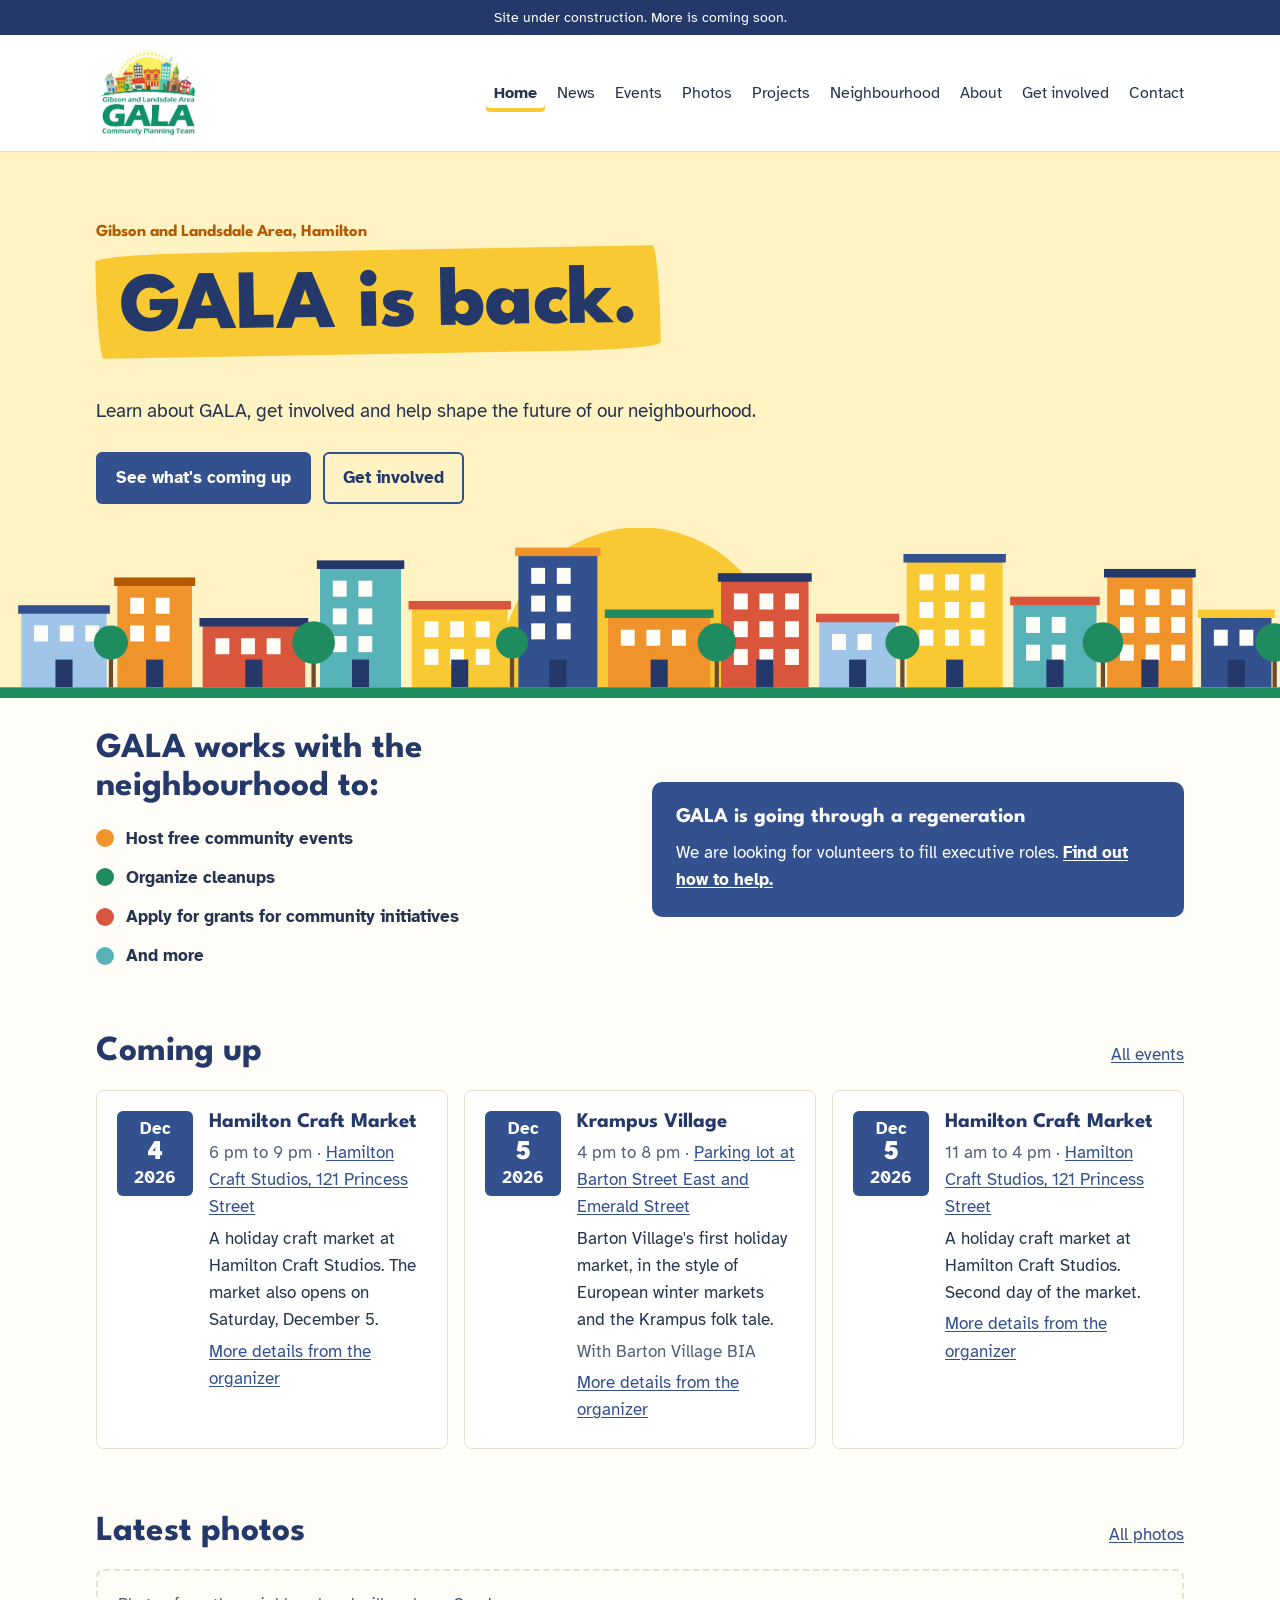
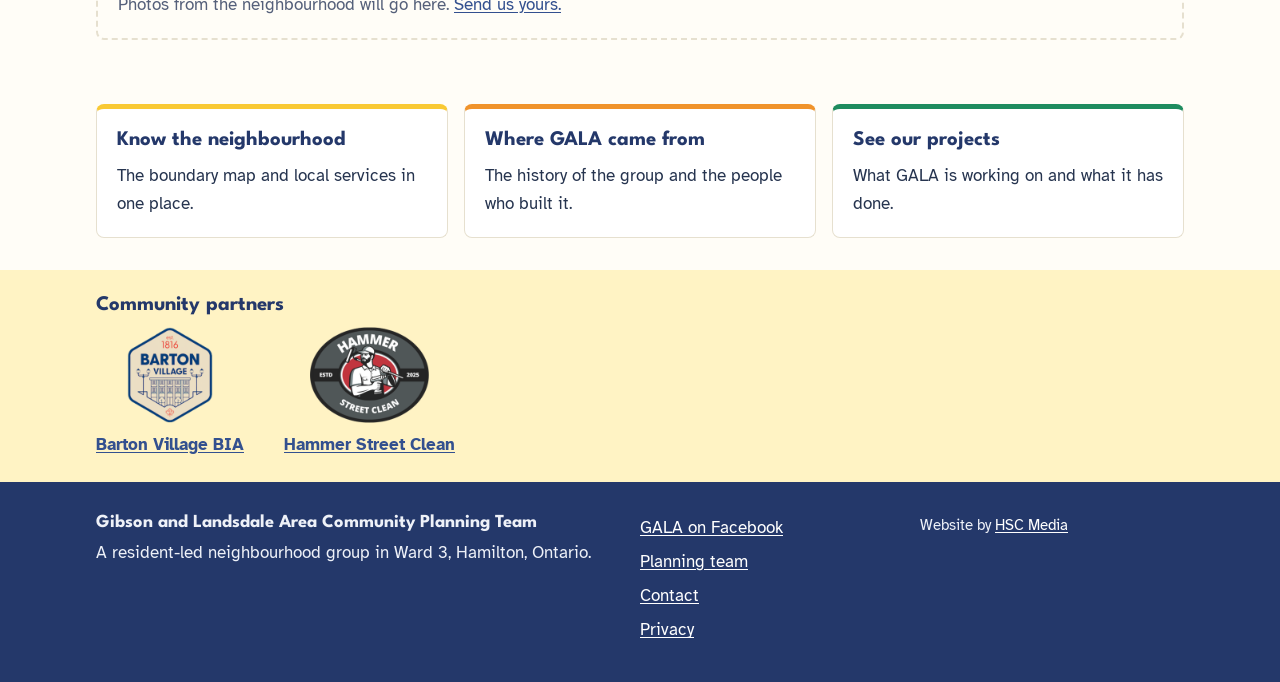
<file: index.html>
<!doctype html>
<html lang="en-CA">
<head>
  <meta charset="utf-8">
  <meta name="viewport" content="width=device-width, initial-scale=1">
  <!-- Remove this robots line at launch. -->
  <meta name="robots" content="noindex">
  <title>GALA: Gibson &amp; Landsdale Area</title>
  <meta name="description" content="GALA is back. Events, photos and neighbourhood information for Gibson and Landsdale in Hamilton, Ontario.">
  <link rel="icon" type="image/png" sizes="32x32" href="assets/favicon-32.png">
  <link rel="icon" type="image/png" sizes="192x192" href="assets/favicon-192.png">
  <link rel="apple-touch-icon" href="assets/apple-touch-icon.png">
  <link rel="preconnect" href="https://fonts.googleapis.com">
  <link rel="preconnect" href="https://fonts.gstatic.com" crossorigin>
  <link href="https://fonts.googleapis.com/css2?family=Atkinson+Hyperlegible:ital,wght@0,400;0,700;1,400&family=League+Spartan:wght@700;800&display=swap" rel="stylesheet">
  <link rel="stylesheet" href="assets/style.css">
</head>
<body>
  <a class="skip" href="#main">Skip to content</a>
  <p class="draft-bar">Site under construction. More is coming soon.</p>
  <header class="site-head">
    <div class="wrap head-row">
      <a class="brand" href="index.html"><img class="brand-logo" src="assets/gala-logo.png" alt="GALA: Gibson and Landsdale Area Community Planning Team" width="478" height="418"></a>
      <nav aria-label="Main">
        <a href="index.html" aria-current="page">Home</a>
        <a href="news.html">News</a>
        <a href="events.html">Events</a>
        <a href="photos.html">Photos</a>
        <a href="projects.html">Projects</a>
        <a href="neighbourhood.html">Neighbourhood</a>
        <a href="about.html">About</a>
        <a href="get-involved.html">Get involved</a>
        <a href="contact.html">Contact</a>
      </nav>
    </div>
  </header>
  <main id="main">

    <section class="hero">
      <div class="wrap">
        <p class="eyebrow">Gibson and Landsdale Area, Hamilton</p>
        <h1><span class="brush">GALA is back.</span></h1>
        <p class="lead">Learn about GALA, get involved and help shape the future of our neighbourhood.</p>
        <p class="actions"><a class="btn" href="events.html">See what's coming up</a><a class="btn btn-quiet" href="get-involved.html">Get involved</a></p>
      </div>
      <svg class="street " viewBox="0 0 1200 180" preserveAspectRatio="xMidYMax slice" aria-hidden="true" focusable="false"><circle cx="600" cy="150" r="130" fill="#f9c933"/><rect x="20" y="100" width="80" height="70" fill="#9fc5e8"/><rect x="17" y="93" width="86" height="8" fill="#33508f"/><rect x="32" y="112" width="13" height="15" fill="#fffdf7"/><rect x="56" y="112" width="13" height="15" fill="#fffdf7"/><rect x="80" y="112" width="13" height="15" fill="#fffdf7"/><rect x="52" y="144" width="16" height="26" fill="#24386a"/><rect x="110" y="74" width="70" height="96" fill="#f0932b"/><rect x="107" y="67" width="76" height="8" fill="#b35a00"/><rect x="122" y="86" width="13" height="15" fill="#fffdf7"/><rect x="146" y="86" width="13" height="15" fill="#fffdf7"/><rect x="122" y="112" width="13" height="15" fill="#fffdf7"/><rect x="146" y="112" width="13" height="15" fill="#fffdf7"/><rect x="137" y="144" width="16" height="26" fill="#24386a"/><rect x="190" y="112" width="96" height="58" fill="#d9553b"/><rect x="187" y="105" width="102" height="8" fill="#24386a"/><rect x="202" y="124" width="13" height="15" fill="#fffdf7"/><rect x="226" y="124" width="13" height="15" fill="#fffdf7"/><rect x="250" y="124" width="13" height="15" fill="#fffdf7"/><rect x="230" y="144" width="16" height="26" fill="#24386a"/><rect x="300" y="58" width="76" height="112" fill="#57b3b8"/><rect x="297" y="51" width="82" height="8" fill="#24386a"/><rect x="312" y="70" width="13" height="15" fill="#fffdf7"/><rect x="336" y="70" width="13" height="15" fill="#fffdf7"/><rect x="312" y="96" width="13" height="15" fill="#fffdf7"/><rect x="336" y="96" width="13" height="15" fill="#fffdf7"/><rect x="312" y="122" width="13" height="15" fill="#fffdf7"/><rect x="336" y="122" width="13" height="15" fill="#fffdf7"/><rect x="330" y="144" width="16" height="26" fill="#24386a"/><rect x="386" y="96" width="90" height="74" fill="#f9c933"/><rect x="383" y="89" width="96" height="8" fill="#d9553b"/><rect x="398" y="108" width="13" height="15" fill="#fffdf7"/><rect x="422" y="108" width="13" height="15" fill="#fffdf7"/><rect x="446" y="108" width="13" height="15" fill="#fffdf7"/><rect x="398" y="134" width="13" height="15" fill="#fffdf7"/><rect x="422" y="134" width="13" height="15" fill="#fffdf7"/><rect x="446" y="134" width="13" height="15" fill="#fffdf7"/><rect x="423" y="144" width="16" height="26" fill="#24386a"/><rect x="486" y="46" width="74" height="124" fill="#33508f"/><rect x="483" y="39" width="80" height="8" fill="#f0932b"/><rect x="498" y="58" width="13" height="15" fill="#fffdf7"/><rect x="522" y="58" width="13" height="15" fill="#fffdf7"/><rect x="498" y="84" width="13" height="15" fill="#fffdf7"/><rect x="522" y="84" width="13" height="15" fill="#fffdf7"/><rect x="498" y="110" width="13" height="15" fill="#fffdf7"/><rect x="522" y="110" width="13" height="15" fill="#fffdf7"/><rect x="515" y="144" width="16" height="26" fill="#24386a"/><rect x="570" y="104" width="96" height="66" fill="#f0932b"/><rect x="567" y="97" width="102" height="8" fill="#1e8c5f"/><rect x="582" y="116" width="13" height="15" fill="#fffdf7"/><rect x="606" y="116" width="13" height="15" fill="#fffdf7"/><rect x="630" y="116" width="13" height="15" fill="#fffdf7"/><rect x="610" y="144" width="16" height="26" fill="#24386a"/><rect x="676" y="70" width="82" height="100" fill="#d9553b"/><rect x="673" y="63" width="88" height="8" fill="#24386a"/><rect x="688" y="82" width="13" height="15" fill="#fffdf7"/><rect x="712" y="82" width="13" height="15" fill="#fffdf7"/><rect x="736" y="82" width="13" height="15" fill="#fffdf7"/><rect x="688" y="108" width="13" height="15" fill="#fffdf7"/><rect x="712" y="108" width="13" height="15" fill="#fffdf7"/><rect x="736" y="108" width="13" height="15" fill="#fffdf7"/><rect x="688" y="134" width="13" height="15" fill="#fffdf7"/><rect x="712" y="134" width="13" height="15" fill="#fffdf7"/><rect x="736" y="134" width="13" height="15" fill="#fffdf7"/><rect x="709" y="144" width="16" height="26" fill="#24386a"/><rect x="768" y="108" width="72" height="62" fill="#9fc5e8"/><rect x="765" y="101" width="78" height="8" fill="#d9553b"/><rect x="780" y="120" width="13" height="15" fill="#fffdf7"/><rect x="804" y="120" width="13" height="15" fill="#fffdf7"/><rect x="796" y="144" width="16" height="26" fill="#24386a"/><rect x="850" y="52" width="90" height="118" fill="#f9c933"/><rect x="847" y="45" width="96" height="8" fill="#33508f"/><rect x="862" y="64" width="13" height="15" fill="#fffdf7"/><rect x="886" y="64" width="13" height="15" fill="#fffdf7"/><rect x="910" y="64" width="13" height="15" fill="#fffdf7"/><rect x="862" y="90" width="13" height="15" fill="#fffdf7"/><rect x="886" y="90" width="13" height="15" fill="#fffdf7"/><rect x="910" y="90" width="13" height="15" fill="#fffdf7"/><rect x="862" y="116" width="13" height="15" fill="#fffdf7"/><rect x="886" y="116" width="13" height="15" fill="#fffdf7"/><rect x="910" y="116" width="13" height="15" fill="#fffdf7"/><rect x="887" y="144" width="16" height="26" fill="#24386a"/><rect x="950" y="92" width="78" height="78" fill="#57b3b8"/><rect x="947" y="85" width="84" height="8" fill="#d9553b"/><rect x="962" y="104" width="13" height="15" fill="#fffdf7"/><rect x="986" y="104" width="13" height="15" fill="#fffdf7"/><rect x="962" y="130" width="13" height="15" fill="#fffdf7"/><rect x="986" y="130" width="13" height="15" fill="#fffdf7"/><rect x="981" y="144" width="16" height="26" fill="#24386a"/><rect x="1038" y="66" width="80" height="104" fill="#f0932b"/><rect x="1035" y="59" width="86" height="8" fill="#24386a"/><rect x="1050" y="78" width="13" height="15" fill="#fffdf7"/><rect x="1074" y="78" width="13" height="15" fill="#fffdf7"/><rect x="1098" y="78" width="13" height="15" fill="#fffdf7"/><rect x="1050" y="104" width="13" height="15" fill="#fffdf7"/><rect x="1074" y="104" width="13" height="15" fill="#fffdf7"/><rect x="1098" y="104" width="13" height="15" fill="#fffdf7"/><rect x="1050" y="130" width="13" height="15" fill="#fffdf7"/><rect x="1074" y="130" width="13" height="15" fill="#fffdf7"/><rect x="1098" y="130" width="13" height="15" fill="#fffdf7"/><rect x="1070" y="144" width="16" height="26" fill="#24386a"/><rect x="1126" y="104" width="66" height="66" fill="#33508f"/><rect x="1123" y="97" width="72" height="8" fill="#f9c933"/><rect x="1138" y="116" width="13" height="15" fill="#fffdf7"/><rect x="1162" y="116" width="13" height="15" fill="#fffdf7"/><rect x="1151" y="144" width="16" height="26" fill="#24386a"/><rect x="102" y="136" width="4" height="34" fill="#6b4a2f"/><circle cx="104" cy="128" r="16" fill="#1e8c5f"/><rect x="292" y="136" width="4" height="34" fill="#6b4a2f"/><circle cx="294" cy="128" r="20" fill="#1e8c5f"/><rect x="478" y="136" width="4" height="34" fill="#6b4a2f"/><circle cx="480" cy="128" r="15" fill="#1e8c5f"/><rect x="670" y="136" width="4" height="34" fill="#6b4a2f"/><circle cx="672" cy="128" r="18" fill="#1e8c5f"/><rect x="844" y="136" width="4" height="34" fill="#6b4a2f"/><circle cx="846" cy="128" r="16" fill="#1e8c5f"/><rect x="1032" y="136" width="4" height="34" fill="#6b4a2f"/><circle cx="1034" cy="128" r="19" fill="#1e8c5f"/><rect x="1193" y="136" width="4" height="34" fill="#6b4a2f"/><circle cx="1195" cy="128" r="18" fill="#1e8c5f"/><rect x="0" y="170" width="1200" height="10" fill="#1e8c5f"/></svg>
    </section>
    <section class="wrap section two-up">
      <div>
        <h2 style="margin-top:0">GALA works with the neighbourhood to:</h2>
        <ul class="does">
          <li>Host free community events</li>
          <li>Organize cleanups</li>
          <li>Apply for grants for community initiatives</li>
          <li>And more</li>
        </ul>
      </div>
      <div class="callout">
        <h3>GALA is going through a regeneration</h3>
        <p>We are looking for volunteers to fill executive roles. <a href="planning-team.html">Find out how to help.</a></p>
      </div>
    </section>
    <section class="wrap section">
      <div class="section-head"><h2>Coming up</h2><a href="events.html">All events</a></div>
      <div data-events data-limit="3"></div>
    </section>
    <section class="wrap section">
      <div class="section-head"><h2>Latest photos</h2><a href="photos.html">All photos</a></div>
      <p class="empty">Photos from the neighbourhood will go here. <a href="photos.html#send">Send us yours.</a></p>
    </section>
    <section class="wrap section cards">
      <a class="card" href="neighbourhood.html"><h3>Know the neighbourhood</h3><p>The boundary map and local services in one place.</p></a>
      <a class="card" href="about.html"><h3>Where GALA came from</h3><p>The history of the group and the people who built it.</p></a>
      <a class="card" href="projects.html"><h3>See our projects</h3><p>What GALA is working on and what it has done.</p></a>
    </section>
    <section class="band partners">
      <div class="wrap">
        <h2>Community partners</h2>
        <ul class="partner-list">
          <li><a href="https://www.bartonvillage.ca/"><img src="assets/partner-bia.png" alt="" width="216" height="240">Barton Village BIA</a></li>
          <li><a href="https://hammerstreetclean.org"><img src="assets/partner-hsc.png" alt="" width="298" height="240">Hammer Street Clean</a></li>
        </ul>
      </div>
    </section>
  </main>
  
  <footer class="site-foot">
    <div class="wrap foot-row">
      <div>
        <p class="foot-name">Gibson and Landsdale Area Community Planning Team</p>
        <p>A resident-led neighbourhood group in Ward 3, Hamilton, Ontario.</p>
      </div>
      <div>
        <p><a href="https://www.facebook.com/groups/GibsonLandsdale">GALA on Facebook</a></p>
        <p><a href="planning-team.html">Planning team</a></p>
        <p><a href="contact.html">Contact</a></p>
        <p><a href="privacy.html">Privacy</a></p>
      </div>
      <p class="credit">Website by <a href="https://hammerstreetclean.org">HSC Media</a></p>
    </div>
  </footer>
  <script src="assets/events.js" defer></script>
</body>
</html>
</file>
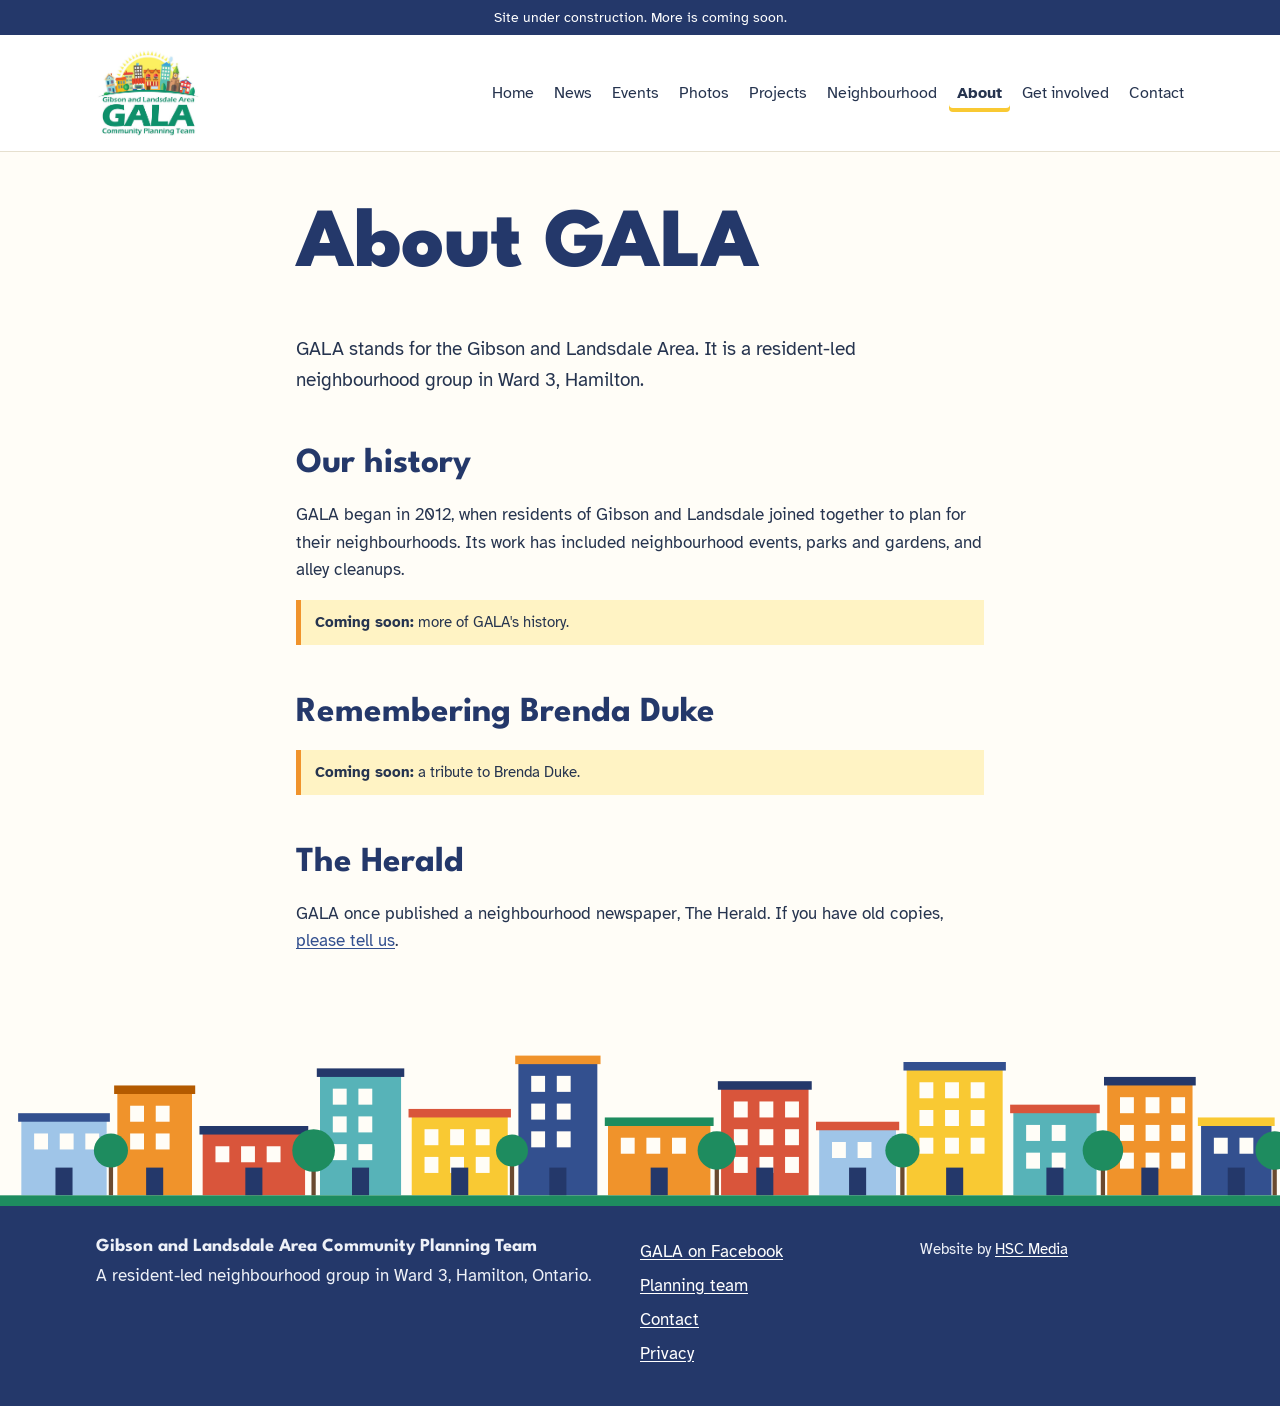
<file: about.html>
<!doctype html>
<html lang="en-CA">
<head>
  <meta charset="utf-8">
  <meta name="viewport" content="width=device-width, initial-scale=1">
  <!-- Remove this robots line at launch. -->
  <meta name="robots" content="noindex">
  <title>About | GALA</title>
  <meta name="description" content="The history of GALA, the Gibson and Landsdale Area neighbourhood group.">
  <link rel="icon" type="image/png" sizes="32x32" href="assets/favicon-32.png">
  <link rel="icon" type="image/png" sizes="192x192" href="assets/favicon-192.png">
  <link rel="apple-touch-icon" href="assets/apple-touch-icon.png">
  <link rel="preconnect" href="https://fonts.googleapis.com">
  <link rel="preconnect" href="https://fonts.gstatic.com" crossorigin>
  <link href="https://fonts.googleapis.com/css2?family=Atkinson+Hyperlegible:ital,wght@0,400;0,700;1,400&family=League+Spartan:wght@700;800&display=swap" rel="stylesheet">
  <link rel="stylesheet" href="assets/style.css">
</head>
<body>
  <a class="skip" href="#main">Skip to content</a>
  <p class="draft-bar">Site under construction. More is coming soon.</p>
  <header class="site-head">
    <div class="wrap head-row">
      <a class="brand" href="index.html"><img class="brand-logo" src="assets/gala-logo.png" alt="GALA: Gibson and Landsdale Area Community Planning Team" width="478" height="418"></a>
      <nav aria-label="Main">
        <a href="index.html">Home</a>
        <a href="news.html">News</a>
        <a href="events.html">Events</a>
        <a href="photos.html">Photos</a>
        <a href="projects.html">Projects</a>
        <a href="neighbourhood.html">Neighbourhood</a>
        <a href="about.html" aria-current="page">About</a>
        <a href="get-involved.html">Get involved</a>
        <a href="contact.html">Contact</a>
      </nav>
    </div>
  </header>
  <main id="main">

    <section class="wrap section page-top narrow">
      <h1>About GALA</h1>
      <p class="lead">GALA stands for the Gibson and Landsdale Area. It is a resident-led neighbourhood group in Ward 3, Hamilton.</p>
      <h2>Our history</h2>
      <p>GALA began in 2012, when residents of Gibson and Landsdale joined together to plan for their neighbourhoods. Its work has included neighbourhood events, parks and gardens, and alley cleanups.</p>
      <p class="todo"><strong>Coming soon:</strong> more of GALA's history.</p>
      <h2>Remembering Brenda Duke</h2>
      <p class="todo"><strong>Coming soon:</strong> a tribute to Brenda Duke.</p>
      <h2>The Herald</h2>
      <p>GALA once published a neighbourhood newspaper, The Herald. If you have old copies, <a href="contact.html#form">please tell us</a>.</p>
    </section>
  </main>
  <svg class="street street-foot" viewBox="0 0 1200 180" preserveAspectRatio="xMidYMax slice" aria-hidden="true" focusable="false"><rect x="20" y="100" width="80" height="70" fill="#9fc5e8"/><rect x="17" y="93" width="86" height="8" fill="#33508f"/><rect x="32" y="112" width="13" height="15" fill="#fffdf7"/><rect x="56" y="112" width="13" height="15" fill="#fffdf7"/><rect x="80" y="112" width="13" height="15" fill="#fffdf7"/><rect x="52" y="144" width="16" height="26" fill="#24386a"/><rect x="110" y="74" width="70" height="96" fill="#f0932b"/><rect x="107" y="67" width="76" height="8" fill="#b35a00"/><rect x="122" y="86" width="13" height="15" fill="#fffdf7"/><rect x="146" y="86" width="13" height="15" fill="#fffdf7"/><rect x="122" y="112" width="13" height="15" fill="#fffdf7"/><rect x="146" y="112" width="13" height="15" fill="#fffdf7"/><rect x="137" y="144" width="16" height="26" fill="#24386a"/><rect x="190" y="112" width="96" height="58" fill="#d9553b"/><rect x="187" y="105" width="102" height="8" fill="#24386a"/><rect x="202" y="124" width="13" height="15" fill="#fffdf7"/><rect x="226" y="124" width="13" height="15" fill="#fffdf7"/><rect x="250" y="124" width="13" height="15" fill="#fffdf7"/><rect x="230" y="144" width="16" height="26" fill="#24386a"/><rect x="300" y="58" width="76" height="112" fill="#57b3b8"/><rect x="297" y="51" width="82" height="8" fill="#24386a"/><rect x="312" y="70" width="13" height="15" fill="#fffdf7"/><rect x="336" y="70" width="13" height="15" fill="#fffdf7"/><rect x="312" y="96" width="13" height="15" fill="#fffdf7"/><rect x="336" y="96" width="13" height="15" fill="#fffdf7"/><rect x="312" y="122" width="13" height="15" fill="#fffdf7"/><rect x="336" y="122" width="13" height="15" fill="#fffdf7"/><rect x="330" y="144" width="16" height="26" fill="#24386a"/><rect x="386" y="96" width="90" height="74" fill="#f9c933"/><rect x="383" y="89" width="96" height="8" fill="#d9553b"/><rect x="398" y="108" width="13" height="15" fill="#fffdf7"/><rect x="422" y="108" width="13" height="15" fill="#fffdf7"/><rect x="446" y="108" width="13" height="15" fill="#fffdf7"/><rect x="398" y="134" width="13" height="15" fill="#fffdf7"/><rect x="422" y="134" width="13" height="15" fill="#fffdf7"/><rect x="446" y="134" width="13" height="15" fill="#fffdf7"/><rect x="423" y="144" width="16" height="26" fill="#24386a"/><rect x="486" y="46" width="74" height="124" fill="#33508f"/><rect x="483" y="39" width="80" height="8" fill="#f0932b"/><rect x="498" y="58" width="13" height="15" fill="#fffdf7"/><rect x="522" y="58" width="13" height="15" fill="#fffdf7"/><rect x="498" y="84" width="13" height="15" fill="#fffdf7"/><rect x="522" y="84" width="13" height="15" fill="#fffdf7"/><rect x="498" y="110" width="13" height="15" fill="#fffdf7"/><rect x="522" y="110" width="13" height="15" fill="#fffdf7"/><rect x="515" y="144" width="16" height="26" fill="#24386a"/><rect x="570" y="104" width="96" height="66" fill="#f0932b"/><rect x="567" y="97" width="102" height="8" fill="#1e8c5f"/><rect x="582" y="116" width="13" height="15" fill="#fffdf7"/><rect x="606" y="116" width="13" height="15" fill="#fffdf7"/><rect x="630" y="116" width="13" height="15" fill="#fffdf7"/><rect x="610" y="144" width="16" height="26" fill="#24386a"/><rect x="676" y="70" width="82" height="100" fill="#d9553b"/><rect x="673" y="63" width="88" height="8" fill="#24386a"/><rect x="688" y="82" width="13" height="15" fill="#fffdf7"/><rect x="712" y="82" width="13" height="15" fill="#fffdf7"/><rect x="736" y="82" width="13" height="15" fill="#fffdf7"/><rect x="688" y="108" width="13" height="15" fill="#fffdf7"/><rect x="712" y="108" width="13" height="15" fill="#fffdf7"/><rect x="736" y="108" width="13" height="15" fill="#fffdf7"/><rect x="688" y="134" width="13" height="15" fill="#fffdf7"/><rect x="712" y="134" width="13" height="15" fill="#fffdf7"/><rect x="736" y="134" width="13" height="15" fill="#fffdf7"/><rect x="709" y="144" width="16" height="26" fill="#24386a"/><rect x="768" y="108" width="72" height="62" fill="#9fc5e8"/><rect x="765" y="101" width="78" height="8" fill="#d9553b"/><rect x="780" y="120" width="13" height="15" fill="#fffdf7"/><rect x="804" y="120" width="13" height="15" fill="#fffdf7"/><rect x="796" y="144" width="16" height="26" fill="#24386a"/><rect x="850" y="52" width="90" height="118" fill="#f9c933"/><rect x="847" y="45" width="96" height="8" fill="#33508f"/><rect x="862" y="64" width="13" height="15" fill="#fffdf7"/><rect x="886" y="64" width="13" height="15" fill="#fffdf7"/><rect x="910" y="64" width="13" height="15" fill="#fffdf7"/><rect x="862" y="90" width="13" height="15" fill="#fffdf7"/><rect x="886" y="90" width="13" height="15" fill="#fffdf7"/><rect x="910" y="90" width="13" height="15" fill="#fffdf7"/><rect x="862" y="116" width="13" height="15" fill="#fffdf7"/><rect x="886" y="116" width="13" height="15" fill="#fffdf7"/><rect x="910" y="116" width="13" height="15" fill="#fffdf7"/><rect x="887" y="144" width="16" height="26" fill="#24386a"/><rect x="950" y="92" width="78" height="78" fill="#57b3b8"/><rect x="947" y="85" width="84" height="8" fill="#d9553b"/><rect x="962" y="104" width="13" height="15" fill="#fffdf7"/><rect x="986" y="104" width="13" height="15" fill="#fffdf7"/><rect x="962" y="130" width="13" height="15" fill="#fffdf7"/><rect x="986" y="130" width="13" height="15" fill="#fffdf7"/><rect x="981" y="144" width="16" height="26" fill="#24386a"/><rect x="1038" y="66" width="80" height="104" fill="#f0932b"/><rect x="1035" y="59" width="86" height="8" fill="#24386a"/><rect x="1050" y="78" width="13" height="15" fill="#fffdf7"/><rect x="1074" y="78" width="13" height="15" fill="#fffdf7"/><rect x="1098" y="78" width="13" height="15" fill="#fffdf7"/><rect x="1050" y="104" width="13" height="15" fill="#fffdf7"/><rect x="1074" y="104" width="13" height="15" fill="#fffdf7"/><rect x="1098" y="104" width="13" height="15" fill="#fffdf7"/><rect x="1050" y="130" width="13" height="15" fill="#fffdf7"/><rect x="1074" y="130" width="13" height="15" fill="#fffdf7"/><rect x="1098" y="130" width="13" height="15" fill="#fffdf7"/><rect x="1070" y="144" width="16" height="26" fill="#24386a"/><rect x="1126" y="104" width="66" height="66" fill="#33508f"/><rect x="1123" y="97" width="72" height="8" fill="#f9c933"/><rect x="1138" y="116" width="13" height="15" fill="#fffdf7"/><rect x="1162" y="116" width="13" height="15" fill="#fffdf7"/><rect x="1151" y="144" width="16" height="26" fill="#24386a"/><rect x="102" y="136" width="4" height="34" fill="#6b4a2f"/><circle cx="104" cy="128" r="16" fill="#1e8c5f"/><rect x="292" y="136" width="4" height="34" fill="#6b4a2f"/><circle cx="294" cy="128" r="20" fill="#1e8c5f"/><rect x="478" y="136" width="4" height="34" fill="#6b4a2f"/><circle cx="480" cy="128" r="15" fill="#1e8c5f"/><rect x="670" y="136" width="4" height="34" fill="#6b4a2f"/><circle cx="672" cy="128" r="18" fill="#1e8c5f"/><rect x="844" y="136" width="4" height="34" fill="#6b4a2f"/><circle cx="846" cy="128" r="16" fill="#1e8c5f"/><rect x="1032" y="136" width="4" height="34" fill="#6b4a2f"/><circle cx="1034" cy="128" r="19" fill="#1e8c5f"/><rect x="1193" y="136" width="4" height="34" fill="#6b4a2f"/><circle cx="1195" cy="128" r="18" fill="#1e8c5f"/><rect x="0" y="170" width="1200" height="10" fill="#1e8c5f"/></svg>
  <footer class="site-foot">
    <div class="wrap foot-row">
      <div>
        <p class="foot-name">Gibson and Landsdale Area Community Planning Team</p>
        <p>A resident-led neighbourhood group in Ward 3, Hamilton, Ontario.</p>
      </div>
      <div>
        <p><a href="https://www.facebook.com/groups/GibsonLandsdale">GALA on Facebook</a></p>
        <p><a href="planning-team.html">Planning team</a></p>
        <p><a href="contact.html">Contact</a></p>
        <p><a href="privacy.html">Privacy</a></p>
      </div>
      <p class="credit">Website by <a href="https://hammerstreetclean.org">HSC Media</a></p>
    </div>
  </footer>
</body>
</html>
</file>
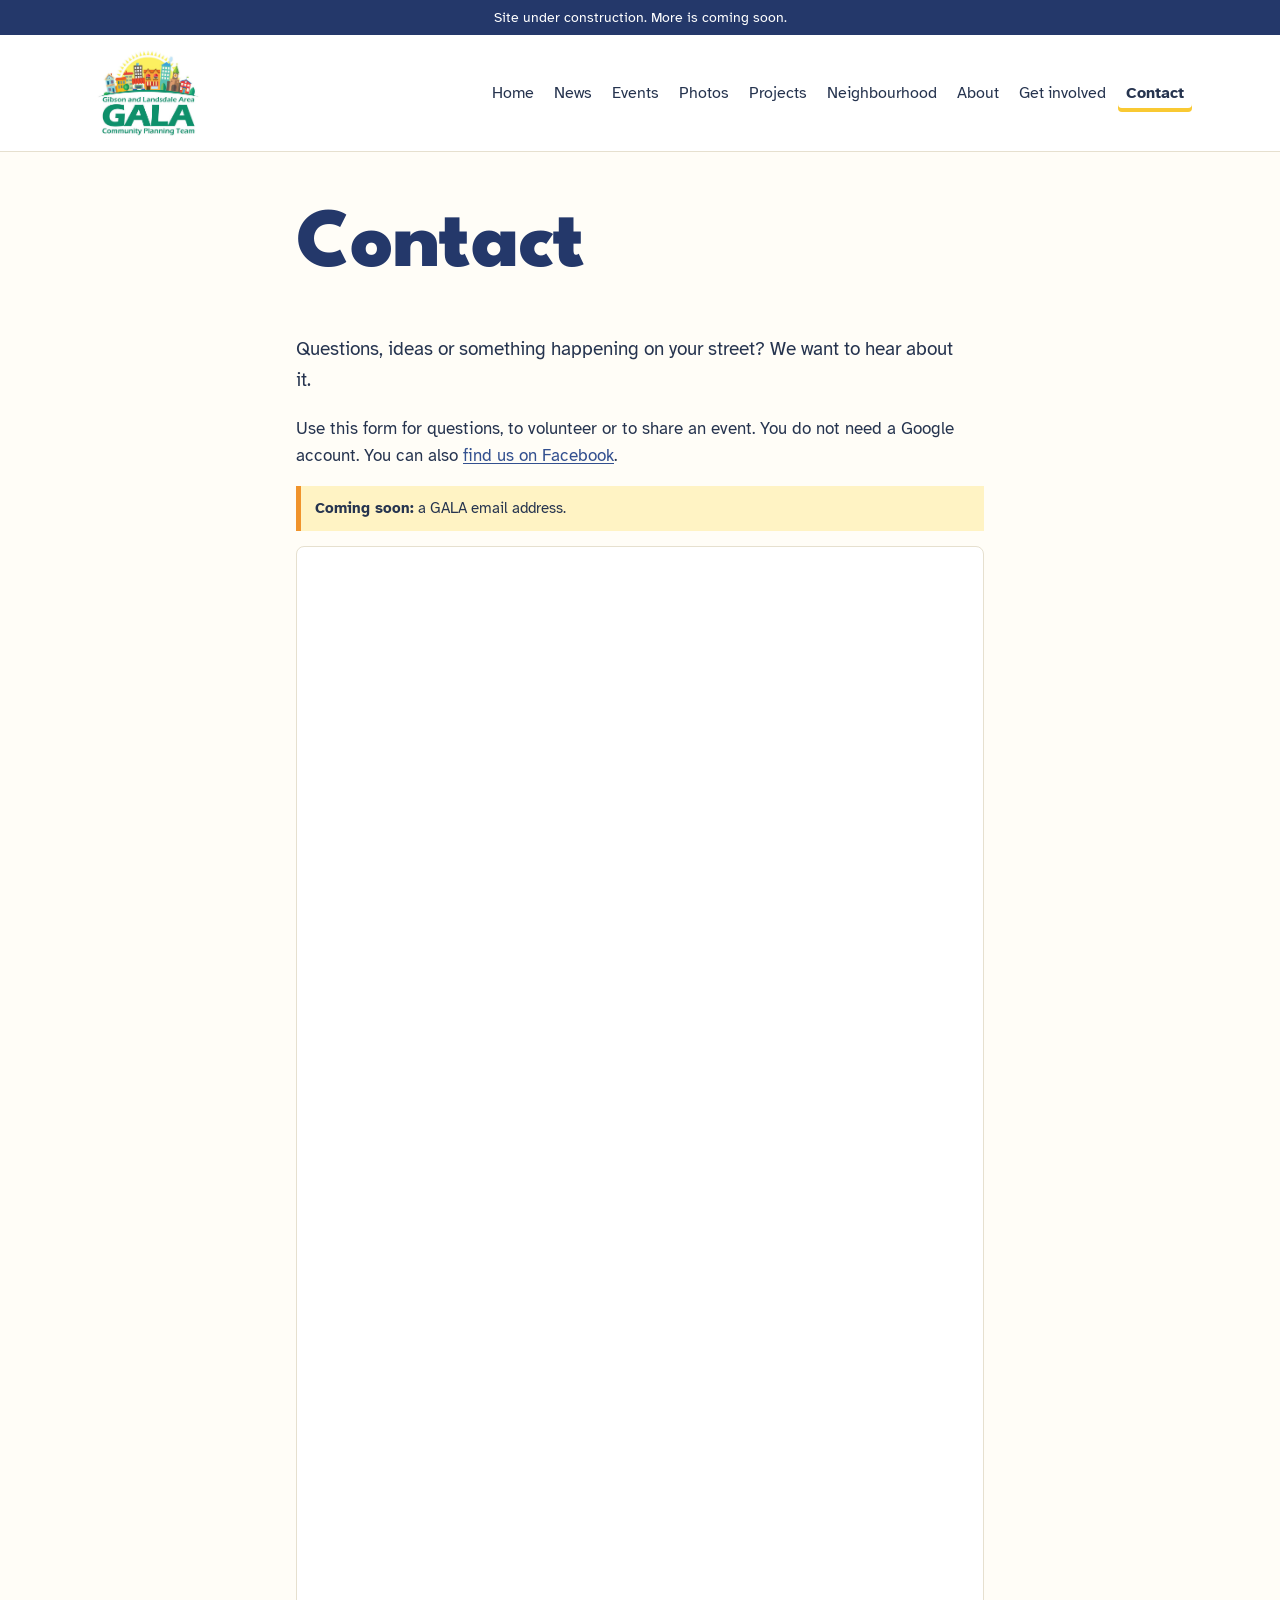
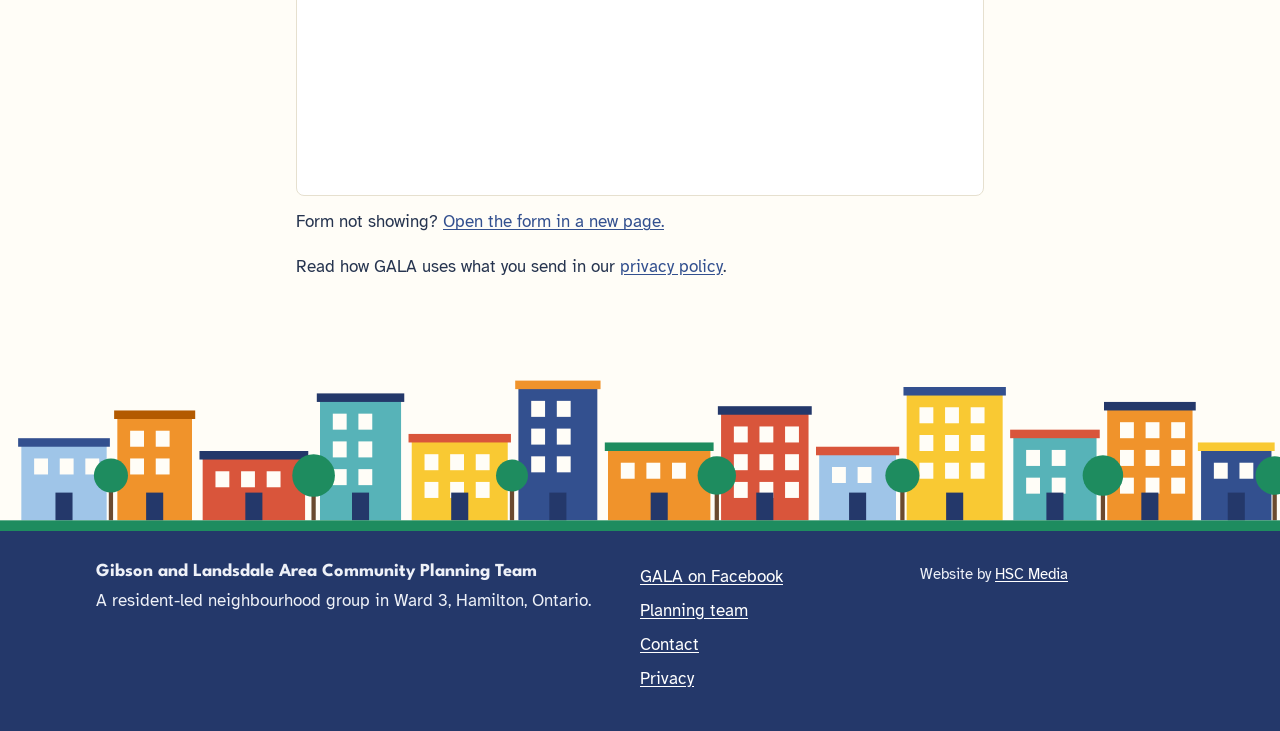
<file: contact.html>
<!doctype html>
<html lang="en-CA">
<head>
  <meta charset="utf-8">
  <meta name="viewport" content="width=device-width, initial-scale=1">
  <!-- Remove this robots line at launch. -->
  <meta name="robots" content="noindex">
  <title>Contact | GALA</title>
  <meta name="description" content="How to contact GALA, the Gibson and Landsdale Area neighbourhood group.">
  <link rel="icon" type="image/png" sizes="32x32" href="assets/favicon-32.png">
  <link rel="icon" type="image/png" sizes="192x192" href="assets/favicon-192.png">
  <link rel="apple-touch-icon" href="assets/apple-touch-icon.png">
  <link rel="preconnect" href="https://fonts.googleapis.com">
  <link rel="preconnect" href="https://fonts.gstatic.com" crossorigin>
  <link href="https://fonts.googleapis.com/css2?family=Atkinson+Hyperlegible:ital,wght@0,400;0,700;1,400&family=League+Spartan:wght@700;800&display=swap" rel="stylesheet">
  <link rel="stylesheet" href="assets/style.css">
</head>
<body>
  <a class="skip" href="#main">Skip to content</a>
  <p class="draft-bar">Site under construction. More is coming soon.</p>
  <header class="site-head">
    <div class="wrap head-row">
      <a class="brand" href="index.html"><img class="brand-logo" src="assets/gala-logo.png" alt="GALA: Gibson and Landsdale Area Community Planning Team" width="478" height="418"></a>
      <nav aria-label="Main">
        <a href="index.html">Home</a>
        <a href="news.html">News</a>
        <a href="events.html">Events</a>
        <a href="photos.html">Photos</a>
        <a href="projects.html">Projects</a>
        <a href="neighbourhood.html">Neighbourhood</a>
        <a href="about.html">About</a>
        <a href="get-involved.html">Get involved</a>
        <a href="contact.html" aria-current="page">Contact</a>
      </nav>
    </div>
  </header>
  <main id="main">

    <section class="wrap section page-top narrow">
      <h1>Contact</h1>
      <p class="lead">Questions, ideas or something happening on your street? We want to hear about it.</p>
      <p>Use this form for questions, to volunteer or to share an event. You do not need a Google account. You can also <a href="https://www.facebook.com/groups/GibsonLandsdale">find us on Facebook</a>.</p>
      <p class="todo"><strong>Coming soon:</strong> a GALA email address.</p>
      <iframe id="form" class="form-frame" title="Contact GALA form" loading="lazy" src="https://docs.google.com/forms/d/e/1FAIpQLSfa7DLUuafl-FulgluGks9rpdpYhgx8RYahLKXV2helAstPMw/viewform?embedded=true">Loading the form…</iframe>
      <p class="form-backup">Form not showing? <a href="https://docs.google.com/forms/d/e/1FAIpQLSfa7DLUuafl-FulgluGks9rpdpYhgx8RYahLKXV2helAstPMw/viewform">Open the form in a new page.</a></p>
      <p>Read how GALA uses what you send in our <a href="privacy.html">privacy policy</a>.</p>
    </section>
  </main>
  <svg class="street street-foot" viewBox="0 0 1200 180" preserveAspectRatio="xMidYMax slice" aria-hidden="true" focusable="false"><rect x="20" y="100" width="80" height="70" fill="#9fc5e8"/><rect x="17" y="93" width="86" height="8" fill="#33508f"/><rect x="32" y="112" width="13" height="15" fill="#fffdf7"/><rect x="56" y="112" width="13" height="15" fill="#fffdf7"/><rect x="80" y="112" width="13" height="15" fill="#fffdf7"/><rect x="52" y="144" width="16" height="26" fill="#24386a"/><rect x="110" y="74" width="70" height="96" fill="#f0932b"/><rect x="107" y="67" width="76" height="8" fill="#b35a00"/><rect x="122" y="86" width="13" height="15" fill="#fffdf7"/><rect x="146" y="86" width="13" height="15" fill="#fffdf7"/><rect x="122" y="112" width="13" height="15" fill="#fffdf7"/><rect x="146" y="112" width="13" height="15" fill="#fffdf7"/><rect x="137" y="144" width="16" height="26" fill="#24386a"/><rect x="190" y="112" width="96" height="58" fill="#d9553b"/><rect x="187" y="105" width="102" height="8" fill="#24386a"/><rect x="202" y="124" width="13" height="15" fill="#fffdf7"/><rect x="226" y="124" width="13" height="15" fill="#fffdf7"/><rect x="250" y="124" width="13" height="15" fill="#fffdf7"/><rect x="230" y="144" width="16" height="26" fill="#24386a"/><rect x="300" y="58" width="76" height="112" fill="#57b3b8"/><rect x="297" y="51" width="82" height="8" fill="#24386a"/><rect x="312" y="70" width="13" height="15" fill="#fffdf7"/><rect x="336" y="70" width="13" height="15" fill="#fffdf7"/><rect x="312" y="96" width="13" height="15" fill="#fffdf7"/><rect x="336" y="96" width="13" height="15" fill="#fffdf7"/><rect x="312" y="122" width="13" height="15" fill="#fffdf7"/><rect x="336" y="122" width="13" height="15" fill="#fffdf7"/><rect x="330" y="144" width="16" height="26" fill="#24386a"/><rect x="386" y="96" width="90" height="74" fill="#f9c933"/><rect x="383" y="89" width="96" height="8" fill="#d9553b"/><rect x="398" y="108" width="13" height="15" fill="#fffdf7"/><rect x="422" y="108" width="13" height="15" fill="#fffdf7"/><rect x="446" y="108" width="13" height="15" fill="#fffdf7"/><rect x="398" y="134" width="13" height="15" fill="#fffdf7"/><rect x="422" y="134" width="13" height="15" fill="#fffdf7"/><rect x="446" y="134" width="13" height="15" fill="#fffdf7"/><rect x="423" y="144" width="16" height="26" fill="#24386a"/><rect x="486" y="46" width="74" height="124" fill="#33508f"/><rect x="483" y="39" width="80" height="8" fill="#f0932b"/><rect x="498" y="58" width="13" height="15" fill="#fffdf7"/><rect x="522" y="58" width="13" height="15" fill="#fffdf7"/><rect x="498" y="84" width="13" height="15" fill="#fffdf7"/><rect x="522" y="84" width="13" height="15" fill="#fffdf7"/><rect x="498" y="110" width="13" height="15" fill="#fffdf7"/><rect x="522" y="110" width="13" height="15" fill="#fffdf7"/><rect x="515" y="144" width="16" height="26" fill="#24386a"/><rect x="570" y="104" width="96" height="66" fill="#f0932b"/><rect x="567" y="97" width="102" height="8" fill="#1e8c5f"/><rect x="582" y="116" width="13" height="15" fill="#fffdf7"/><rect x="606" y="116" width="13" height="15" fill="#fffdf7"/><rect x="630" y="116" width="13" height="15" fill="#fffdf7"/><rect x="610" y="144" width="16" height="26" fill="#24386a"/><rect x="676" y="70" width="82" height="100" fill="#d9553b"/><rect x="673" y="63" width="88" height="8" fill="#24386a"/><rect x="688" y="82" width="13" height="15" fill="#fffdf7"/><rect x="712" y="82" width="13" height="15" fill="#fffdf7"/><rect x="736" y="82" width="13" height="15" fill="#fffdf7"/><rect x="688" y="108" width="13" height="15" fill="#fffdf7"/><rect x="712" y="108" width="13" height="15" fill="#fffdf7"/><rect x="736" y="108" width="13" height="15" fill="#fffdf7"/><rect x="688" y="134" width="13" height="15" fill="#fffdf7"/><rect x="712" y="134" width="13" height="15" fill="#fffdf7"/><rect x="736" y="134" width="13" height="15" fill="#fffdf7"/><rect x="709" y="144" width="16" height="26" fill="#24386a"/><rect x="768" y="108" width="72" height="62" fill="#9fc5e8"/><rect x="765" y="101" width="78" height="8" fill="#d9553b"/><rect x="780" y="120" width="13" height="15" fill="#fffdf7"/><rect x="804" y="120" width="13" height="15" fill="#fffdf7"/><rect x="796" y="144" width="16" height="26" fill="#24386a"/><rect x="850" y="52" width="90" height="118" fill="#f9c933"/><rect x="847" y="45" width="96" height="8" fill="#33508f"/><rect x="862" y="64" width="13" height="15" fill="#fffdf7"/><rect x="886" y="64" width="13" height="15" fill="#fffdf7"/><rect x="910" y="64" width="13" height="15" fill="#fffdf7"/><rect x="862" y="90" width="13" height="15" fill="#fffdf7"/><rect x="886" y="90" width="13" height="15" fill="#fffdf7"/><rect x="910" y="90" width="13" height="15" fill="#fffdf7"/><rect x="862" y="116" width="13" height="15" fill="#fffdf7"/><rect x="886" y="116" width="13" height="15" fill="#fffdf7"/><rect x="910" y="116" width="13" height="15" fill="#fffdf7"/><rect x="887" y="144" width="16" height="26" fill="#24386a"/><rect x="950" y="92" width="78" height="78" fill="#57b3b8"/><rect x="947" y="85" width="84" height="8" fill="#d9553b"/><rect x="962" y="104" width="13" height="15" fill="#fffdf7"/><rect x="986" y="104" width="13" height="15" fill="#fffdf7"/><rect x="962" y="130" width="13" height="15" fill="#fffdf7"/><rect x="986" y="130" width="13" height="15" fill="#fffdf7"/><rect x="981" y="144" width="16" height="26" fill="#24386a"/><rect x="1038" y="66" width="80" height="104" fill="#f0932b"/><rect x="1035" y="59" width="86" height="8" fill="#24386a"/><rect x="1050" y="78" width="13" height="15" fill="#fffdf7"/><rect x="1074" y="78" width="13" height="15" fill="#fffdf7"/><rect x="1098" y="78" width="13" height="15" fill="#fffdf7"/><rect x="1050" y="104" width="13" height="15" fill="#fffdf7"/><rect x="1074" y="104" width="13" height="15" fill="#fffdf7"/><rect x="1098" y="104" width="13" height="15" fill="#fffdf7"/><rect x="1050" y="130" width="13" height="15" fill="#fffdf7"/><rect x="1074" y="130" width="13" height="15" fill="#fffdf7"/><rect x="1098" y="130" width="13" height="15" fill="#fffdf7"/><rect x="1070" y="144" width="16" height="26" fill="#24386a"/><rect x="1126" y="104" width="66" height="66" fill="#33508f"/><rect x="1123" y="97" width="72" height="8" fill="#f9c933"/><rect x="1138" y="116" width="13" height="15" fill="#fffdf7"/><rect x="1162" y="116" width="13" height="15" fill="#fffdf7"/><rect x="1151" y="144" width="16" height="26" fill="#24386a"/><rect x="102" y="136" width="4" height="34" fill="#6b4a2f"/><circle cx="104" cy="128" r="16" fill="#1e8c5f"/><rect x="292" y="136" width="4" height="34" fill="#6b4a2f"/><circle cx="294" cy="128" r="20" fill="#1e8c5f"/><rect x="478" y="136" width="4" height="34" fill="#6b4a2f"/><circle cx="480" cy="128" r="15" fill="#1e8c5f"/><rect x="670" y="136" width="4" height="34" fill="#6b4a2f"/><circle cx="672" cy="128" r="18" fill="#1e8c5f"/><rect x="844" y="136" width="4" height="34" fill="#6b4a2f"/><circle cx="846" cy="128" r="16" fill="#1e8c5f"/><rect x="1032" y="136" width="4" height="34" fill="#6b4a2f"/><circle cx="1034" cy="128" r="19" fill="#1e8c5f"/><rect x="1193" y="136" width="4" height="34" fill="#6b4a2f"/><circle cx="1195" cy="128" r="18" fill="#1e8c5f"/><rect x="0" y="170" width="1200" height="10" fill="#1e8c5f"/></svg>
  <footer class="site-foot">
    <div class="wrap foot-row">
      <div>
        <p class="foot-name">Gibson and Landsdale Area Community Planning Team</p>
        <p>A resident-led neighbourhood group in Ward 3, Hamilton, Ontario.</p>
      </div>
      <div>
        <p><a href="https://www.facebook.com/groups/GibsonLandsdale">GALA on Facebook</a></p>
        <p><a href="planning-team.html">Planning team</a></p>
        <p><a href="contact.html">Contact</a></p>
        <p><a href="privacy.html">Privacy</a></p>
      </div>
      <p class="credit">Website by <a href="https://hammerstreetclean.org">HSC Media</a></p>
    </div>
  </footer>
</body>
</html>
</file>
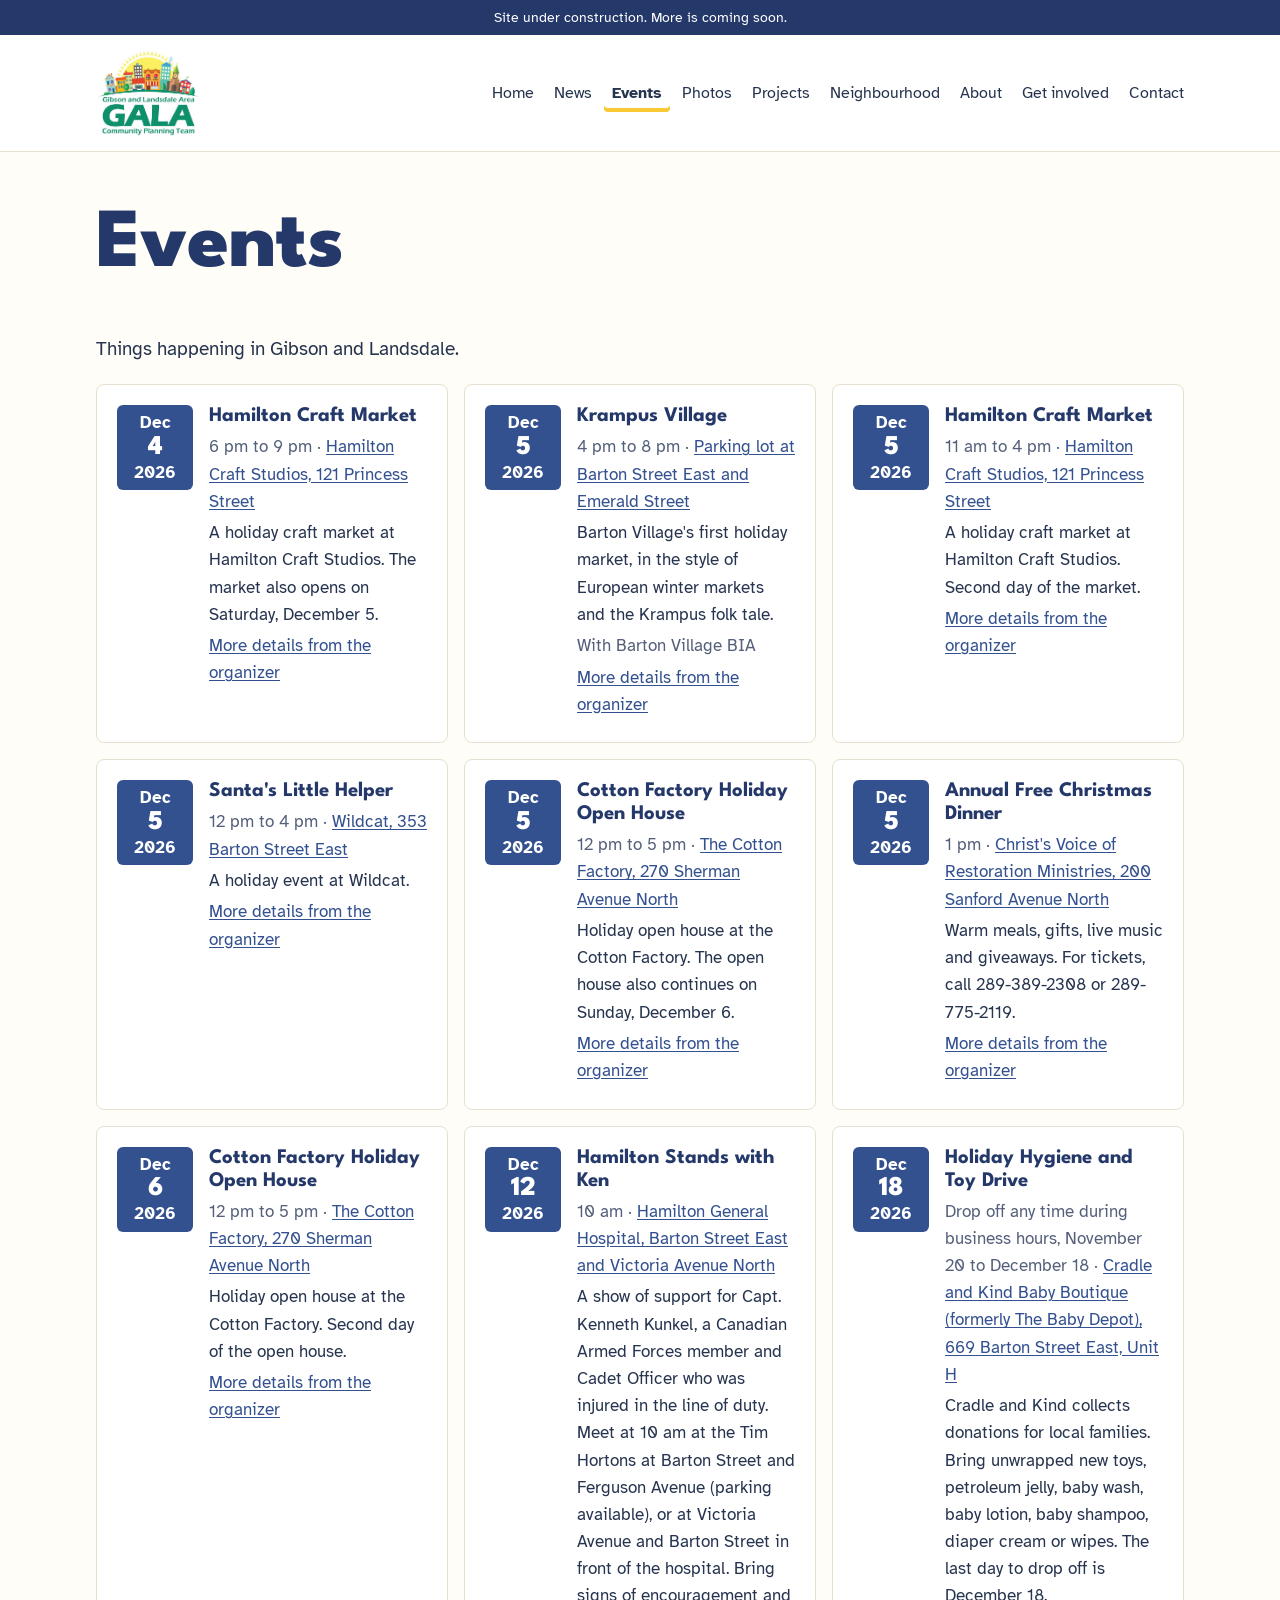
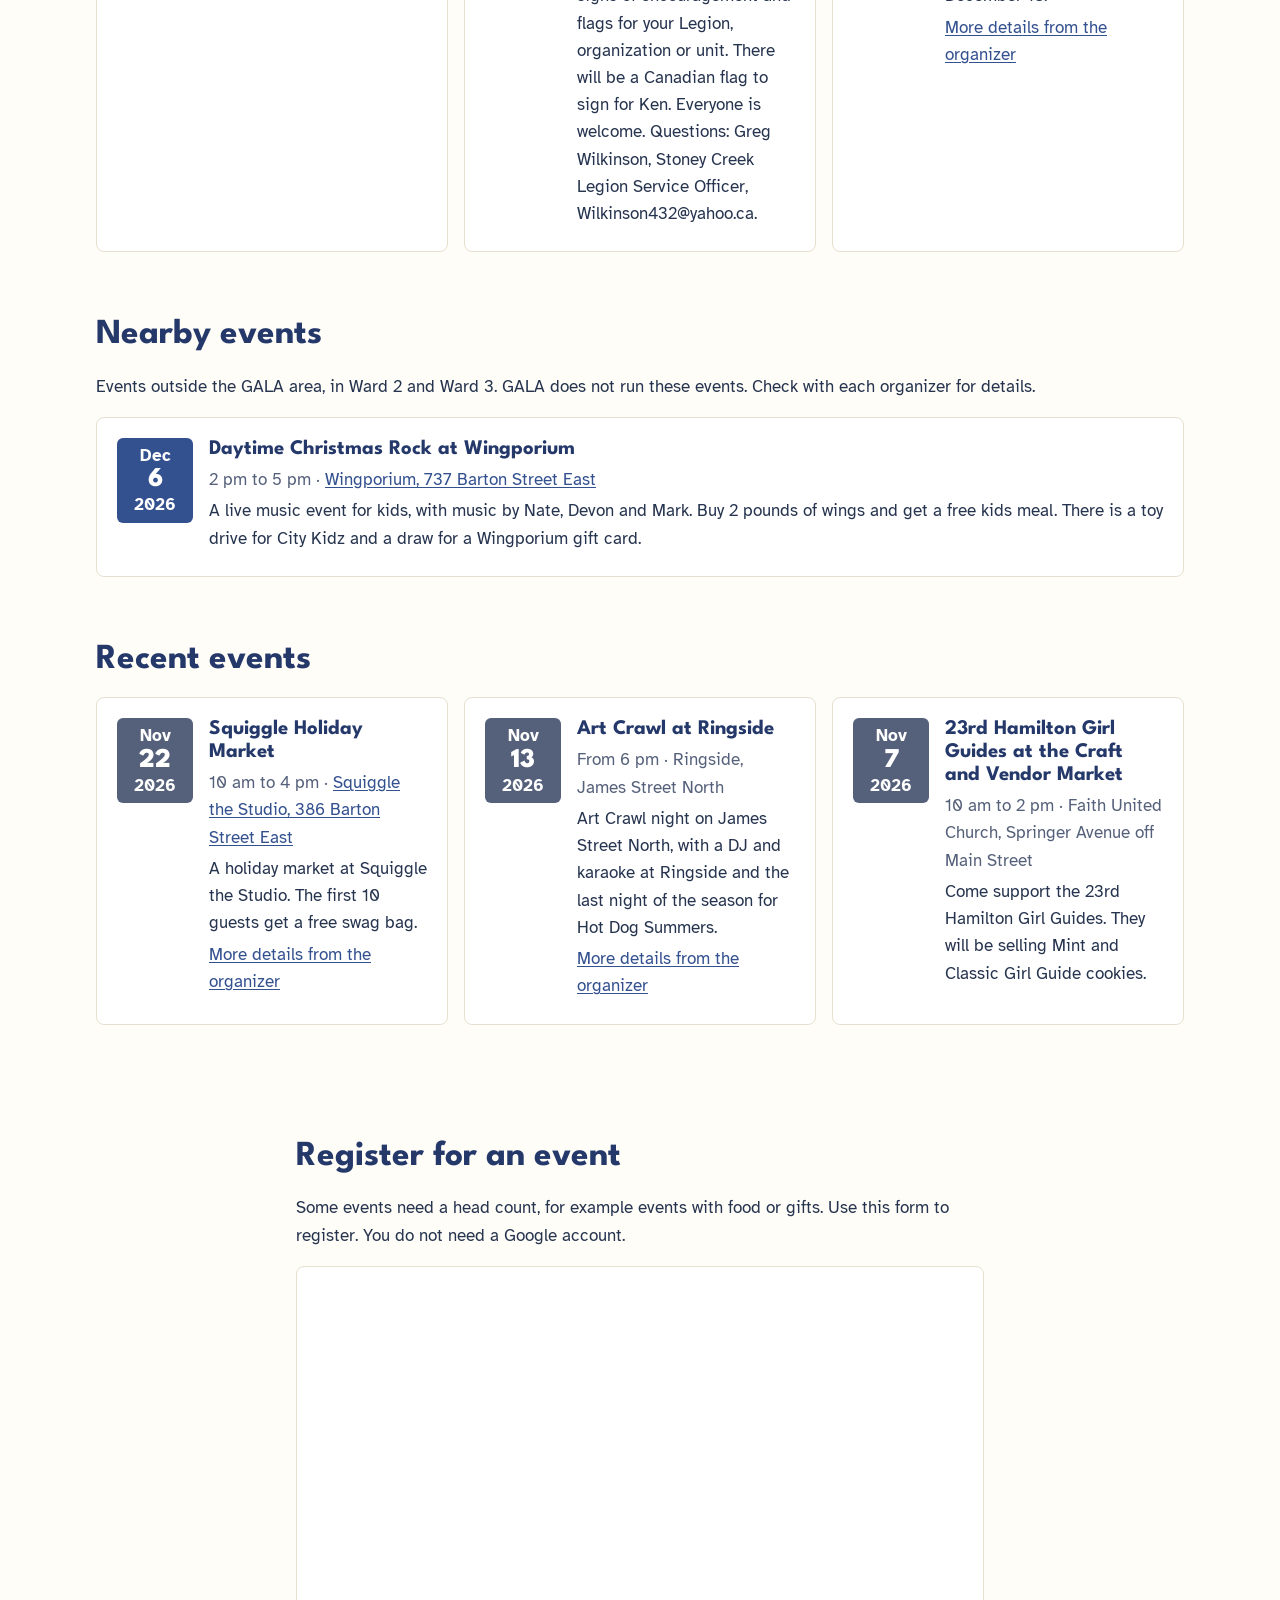
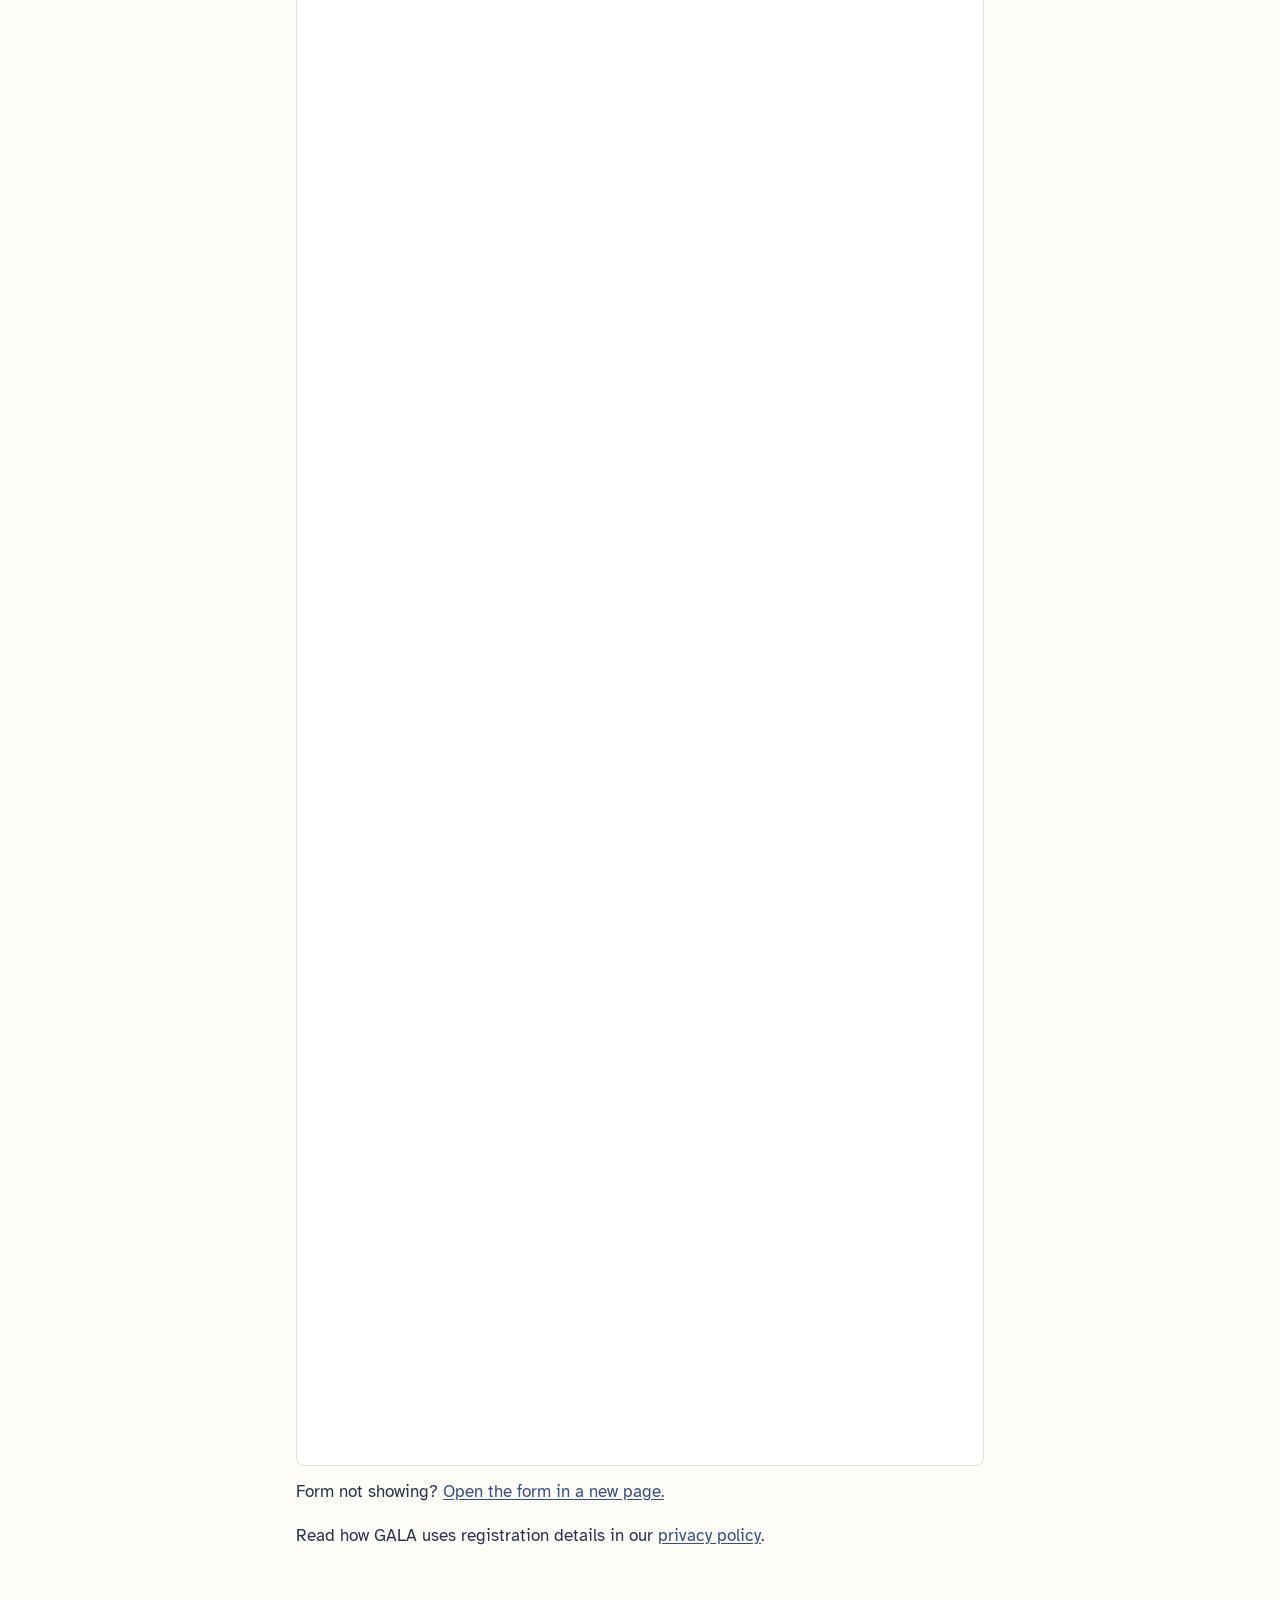
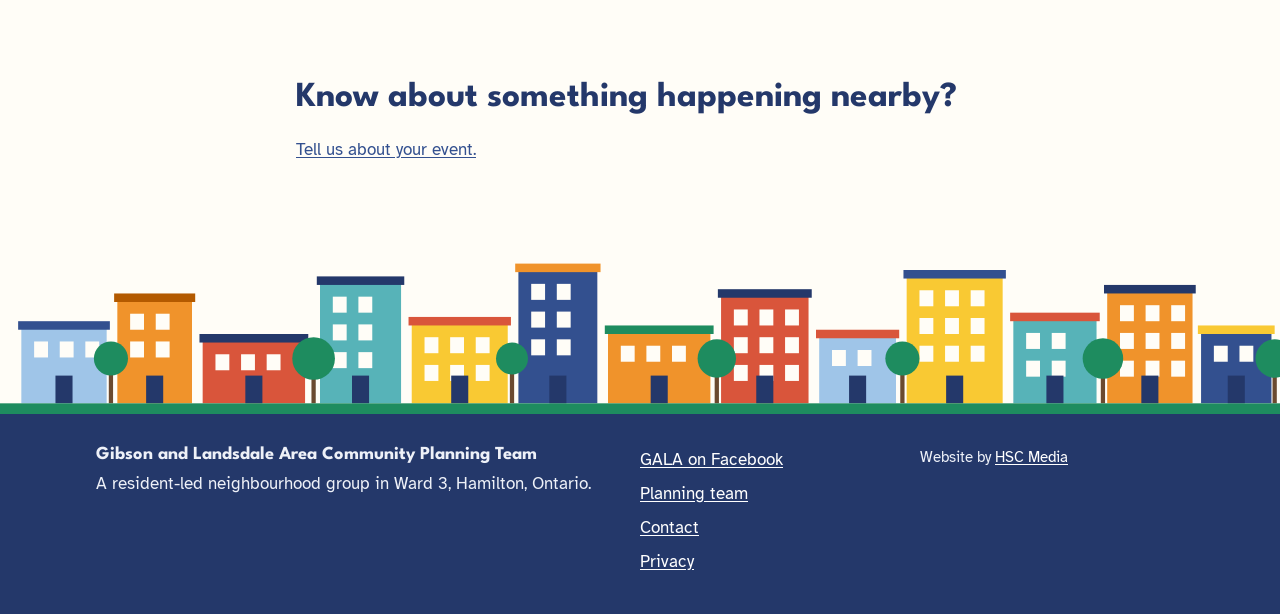
<file: events.html>
<!doctype html>
<html lang="en-CA">
<head>
  <meta charset="utf-8">
  <meta name="viewport" content="width=device-width, initial-scale=1">
  <!-- Remove this robots line at launch. -->
  <meta name="robots" content="noindex">
  <title>Events | GALA</title>
  <meta name="description" content="Community events in the Gibson and Landsdale area of Hamilton.">
  <link rel="icon" type="image/png" sizes="32x32" href="assets/favicon-32.png">
  <link rel="icon" type="image/png" sizes="192x192" href="assets/favicon-192.png">
  <link rel="apple-touch-icon" href="assets/apple-touch-icon.png">
  <link rel="preconnect" href="https://fonts.googleapis.com">
  <link rel="preconnect" href="https://fonts.gstatic.com" crossorigin>
  <link href="https://fonts.googleapis.com/css2?family=Atkinson+Hyperlegible:ital,wght@0,400;0,700;1,400&family=League+Spartan:wght@700;800&display=swap" rel="stylesheet">
  <link rel="stylesheet" href="assets/style.css">
</head>
<body>
  <a class="skip" href="#main">Skip to content</a>
  <p class="draft-bar">Site under construction. More is coming soon.</p>
  <header class="site-head">
    <div class="wrap head-row">
      <a class="brand" href="index.html"><img class="brand-logo" src="assets/gala-logo.png" alt="GALA: Gibson and Landsdale Area Community Planning Team" width="478" height="418"></a>
      <nav aria-label="Main">
        <a href="index.html">Home</a>
        <a href="news.html">News</a>
        <a href="events.html" aria-current="page">Events</a>
        <a href="photos.html">Photos</a>
        <a href="projects.html">Projects</a>
        <a href="neighbourhood.html">Neighbourhood</a>
        <a href="about.html">About</a>
        <a href="get-involved.html">Get involved</a>
        <a href="contact.html">Contact</a>
      </nav>
    </div>
  </header>
  <main id="main">

    <section class="wrap section page-top">
      <h1>Events</h1>
      <p class="lead">Things happening in Gibson and Landsdale.</p>
      <div data-events></div>
    </section>
    <section class="wrap section" data-nearby hidden>
      <h2 style="margin-top:0">Nearby events</h2>
      <p>Events outside the GALA area, in Ward 2 and Ward 3. GALA does not run these events. Check with each organizer for details.</p>
    </section>
    <section class="wrap section" data-recent hidden>
      <h2 style="margin-top:0">Recent events</h2>
    </section>
    <section class="wrap section narrow" id="register">
      <h2>Register for an event</h2>
      <p>Some events need a head count, for example events with food or gifts. Use this form to register. You do not need a Google account.</p>
      <iframe class="form-frame form-frame-tall" title="GALA event registration form" loading="lazy" src="https://docs.google.com/forms/d/e/1FAIpQLSfVvCS6oZvht-urzfHds3RgklDD7eL1VYrMVTVUljRvj7OFgw/viewform?embedded=true">Loading the form…</iframe>
      <p class="form-backup">Form not showing? <a href="https://docs.google.com/forms/d/e/1FAIpQLSfVvCS6oZvht-urzfHds3RgklDD7eL1VYrMVTVUljRvj7OFgw/viewform">Open the form in a new page.</a></p>
      <p>Read how GALA uses registration details in our <a href="privacy.html">privacy policy</a>.</p>
    </section>
    <section class="wrap section narrow">
      <h2>Know about something happening nearby?</h2>
      <p><a href="get-involved.html#share">Tell us about your event.</a></p>
    </section>
  </main>
  <svg class="street street-foot" viewBox="0 0 1200 180" preserveAspectRatio="xMidYMax slice" aria-hidden="true" focusable="false"><rect x="20" y="100" width="80" height="70" fill="#9fc5e8"/><rect x="17" y="93" width="86" height="8" fill="#33508f"/><rect x="32" y="112" width="13" height="15" fill="#fffdf7"/><rect x="56" y="112" width="13" height="15" fill="#fffdf7"/><rect x="80" y="112" width="13" height="15" fill="#fffdf7"/><rect x="52" y="144" width="16" height="26" fill="#24386a"/><rect x="110" y="74" width="70" height="96" fill="#f0932b"/><rect x="107" y="67" width="76" height="8" fill="#b35a00"/><rect x="122" y="86" width="13" height="15" fill="#fffdf7"/><rect x="146" y="86" width="13" height="15" fill="#fffdf7"/><rect x="122" y="112" width="13" height="15" fill="#fffdf7"/><rect x="146" y="112" width="13" height="15" fill="#fffdf7"/><rect x="137" y="144" width="16" height="26" fill="#24386a"/><rect x="190" y="112" width="96" height="58" fill="#d9553b"/><rect x="187" y="105" width="102" height="8" fill="#24386a"/><rect x="202" y="124" width="13" height="15" fill="#fffdf7"/><rect x="226" y="124" width="13" height="15" fill="#fffdf7"/><rect x="250" y="124" width="13" height="15" fill="#fffdf7"/><rect x="230" y="144" width="16" height="26" fill="#24386a"/><rect x="300" y="58" width="76" height="112" fill="#57b3b8"/><rect x="297" y="51" width="82" height="8" fill="#24386a"/><rect x="312" y="70" width="13" height="15" fill="#fffdf7"/><rect x="336" y="70" width="13" height="15" fill="#fffdf7"/><rect x="312" y="96" width="13" height="15" fill="#fffdf7"/><rect x="336" y="96" width="13" height="15" fill="#fffdf7"/><rect x="312" y="122" width="13" height="15" fill="#fffdf7"/><rect x="336" y="122" width="13" height="15" fill="#fffdf7"/><rect x="330" y="144" width="16" height="26" fill="#24386a"/><rect x="386" y="96" width="90" height="74" fill="#f9c933"/><rect x="383" y="89" width="96" height="8" fill="#d9553b"/><rect x="398" y="108" width="13" height="15" fill="#fffdf7"/><rect x="422" y="108" width="13" height="15" fill="#fffdf7"/><rect x="446" y="108" width="13" height="15" fill="#fffdf7"/><rect x="398" y="134" width="13" height="15" fill="#fffdf7"/><rect x="422" y="134" width="13" height="15" fill="#fffdf7"/><rect x="446" y="134" width="13" height="15" fill="#fffdf7"/><rect x="423" y="144" width="16" height="26" fill="#24386a"/><rect x="486" y="46" width="74" height="124" fill="#33508f"/><rect x="483" y="39" width="80" height="8" fill="#f0932b"/><rect x="498" y="58" width="13" height="15" fill="#fffdf7"/><rect x="522" y="58" width="13" height="15" fill="#fffdf7"/><rect x="498" y="84" width="13" height="15" fill="#fffdf7"/><rect x="522" y="84" width="13" height="15" fill="#fffdf7"/><rect x="498" y="110" width="13" height="15" fill="#fffdf7"/><rect x="522" y="110" width="13" height="15" fill="#fffdf7"/><rect x="515" y="144" width="16" height="26" fill="#24386a"/><rect x="570" y="104" width="96" height="66" fill="#f0932b"/><rect x="567" y="97" width="102" height="8" fill="#1e8c5f"/><rect x="582" y="116" width="13" height="15" fill="#fffdf7"/><rect x="606" y="116" width="13" height="15" fill="#fffdf7"/><rect x="630" y="116" width="13" height="15" fill="#fffdf7"/><rect x="610" y="144" width="16" height="26" fill="#24386a"/><rect x="676" y="70" width="82" height="100" fill="#d9553b"/><rect x="673" y="63" width="88" height="8" fill="#24386a"/><rect x="688" y="82" width="13" height="15" fill="#fffdf7"/><rect x="712" y="82" width="13" height="15" fill="#fffdf7"/><rect x="736" y="82" width="13" height="15" fill="#fffdf7"/><rect x="688" y="108" width="13" height="15" fill="#fffdf7"/><rect x="712" y="108" width="13" height="15" fill="#fffdf7"/><rect x="736" y="108" width="13" height="15" fill="#fffdf7"/><rect x="688" y="134" width="13" height="15" fill="#fffdf7"/><rect x="712" y="134" width="13" height="15" fill="#fffdf7"/><rect x="736" y="134" width="13" height="15" fill="#fffdf7"/><rect x="709" y="144" width="16" height="26" fill="#24386a"/><rect x="768" y="108" width="72" height="62" fill="#9fc5e8"/><rect x="765" y="101" width="78" height="8" fill="#d9553b"/><rect x="780" y="120" width="13" height="15" fill="#fffdf7"/><rect x="804" y="120" width="13" height="15" fill="#fffdf7"/><rect x="796" y="144" width="16" height="26" fill="#24386a"/><rect x="850" y="52" width="90" height="118" fill="#f9c933"/><rect x="847" y="45" width="96" height="8" fill="#33508f"/><rect x="862" y="64" width="13" height="15" fill="#fffdf7"/><rect x="886" y="64" width="13" height="15" fill="#fffdf7"/><rect x="910" y="64" width="13" height="15" fill="#fffdf7"/><rect x="862" y="90" width="13" height="15" fill="#fffdf7"/><rect x="886" y="90" width="13" height="15" fill="#fffdf7"/><rect x="910" y="90" width="13" height="15" fill="#fffdf7"/><rect x="862" y="116" width="13" height="15" fill="#fffdf7"/><rect x="886" y="116" width="13" height="15" fill="#fffdf7"/><rect x="910" y="116" width="13" height="15" fill="#fffdf7"/><rect x="887" y="144" width="16" height="26" fill="#24386a"/><rect x="950" y="92" width="78" height="78" fill="#57b3b8"/><rect x="947" y="85" width="84" height="8" fill="#d9553b"/><rect x="962" y="104" width="13" height="15" fill="#fffdf7"/><rect x="986" y="104" width="13" height="15" fill="#fffdf7"/><rect x="962" y="130" width="13" height="15" fill="#fffdf7"/><rect x="986" y="130" width="13" height="15" fill="#fffdf7"/><rect x="981" y="144" width="16" height="26" fill="#24386a"/><rect x="1038" y="66" width="80" height="104" fill="#f0932b"/><rect x="1035" y="59" width="86" height="8" fill="#24386a"/><rect x="1050" y="78" width="13" height="15" fill="#fffdf7"/><rect x="1074" y="78" width="13" height="15" fill="#fffdf7"/><rect x="1098" y="78" width="13" height="15" fill="#fffdf7"/><rect x="1050" y="104" width="13" height="15" fill="#fffdf7"/><rect x="1074" y="104" width="13" height="15" fill="#fffdf7"/><rect x="1098" y="104" width="13" height="15" fill="#fffdf7"/><rect x="1050" y="130" width="13" height="15" fill="#fffdf7"/><rect x="1074" y="130" width="13" height="15" fill="#fffdf7"/><rect x="1098" y="130" width="13" height="15" fill="#fffdf7"/><rect x="1070" y="144" width="16" height="26" fill="#24386a"/><rect x="1126" y="104" width="66" height="66" fill="#33508f"/><rect x="1123" y="97" width="72" height="8" fill="#f9c933"/><rect x="1138" y="116" width="13" height="15" fill="#fffdf7"/><rect x="1162" y="116" width="13" height="15" fill="#fffdf7"/><rect x="1151" y="144" width="16" height="26" fill="#24386a"/><rect x="102" y="136" width="4" height="34" fill="#6b4a2f"/><circle cx="104" cy="128" r="16" fill="#1e8c5f"/><rect x="292" y="136" width="4" height="34" fill="#6b4a2f"/><circle cx="294" cy="128" r="20" fill="#1e8c5f"/><rect x="478" y="136" width="4" height="34" fill="#6b4a2f"/><circle cx="480" cy="128" r="15" fill="#1e8c5f"/><rect x="670" y="136" width="4" height="34" fill="#6b4a2f"/><circle cx="672" cy="128" r="18" fill="#1e8c5f"/><rect x="844" y="136" width="4" height="34" fill="#6b4a2f"/><circle cx="846" cy="128" r="16" fill="#1e8c5f"/><rect x="1032" y="136" width="4" height="34" fill="#6b4a2f"/><circle cx="1034" cy="128" r="19" fill="#1e8c5f"/><rect x="1193" y="136" width="4" height="34" fill="#6b4a2f"/><circle cx="1195" cy="128" r="18" fill="#1e8c5f"/><rect x="0" y="170" width="1200" height="10" fill="#1e8c5f"/></svg>
  <footer class="site-foot">
    <div class="wrap foot-row">
      <div>
        <p class="foot-name">Gibson and Landsdale Area Community Planning Team</p>
        <p>A resident-led neighbourhood group in Ward 3, Hamilton, Ontario.</p>
      </div>
      <div>
        <p><a href="https://www.facebook.com/groups/GibsonLandsdale">GALA on Facebook</a></p>
        <p><a href="planning-team.html">Planning team</a></p>
        <p><a href="contact.html">Contact</a></p>
        <p><a href="privacy.html">Privacy</a></p>
      </div>
      <p class="credit">Website by <a href="https://hammerstreetclean.org">HSC Media</a></p>
    </div>
  </footer>
  <script src="assets/events.js" defer></script>
</body>
</html>
</file>
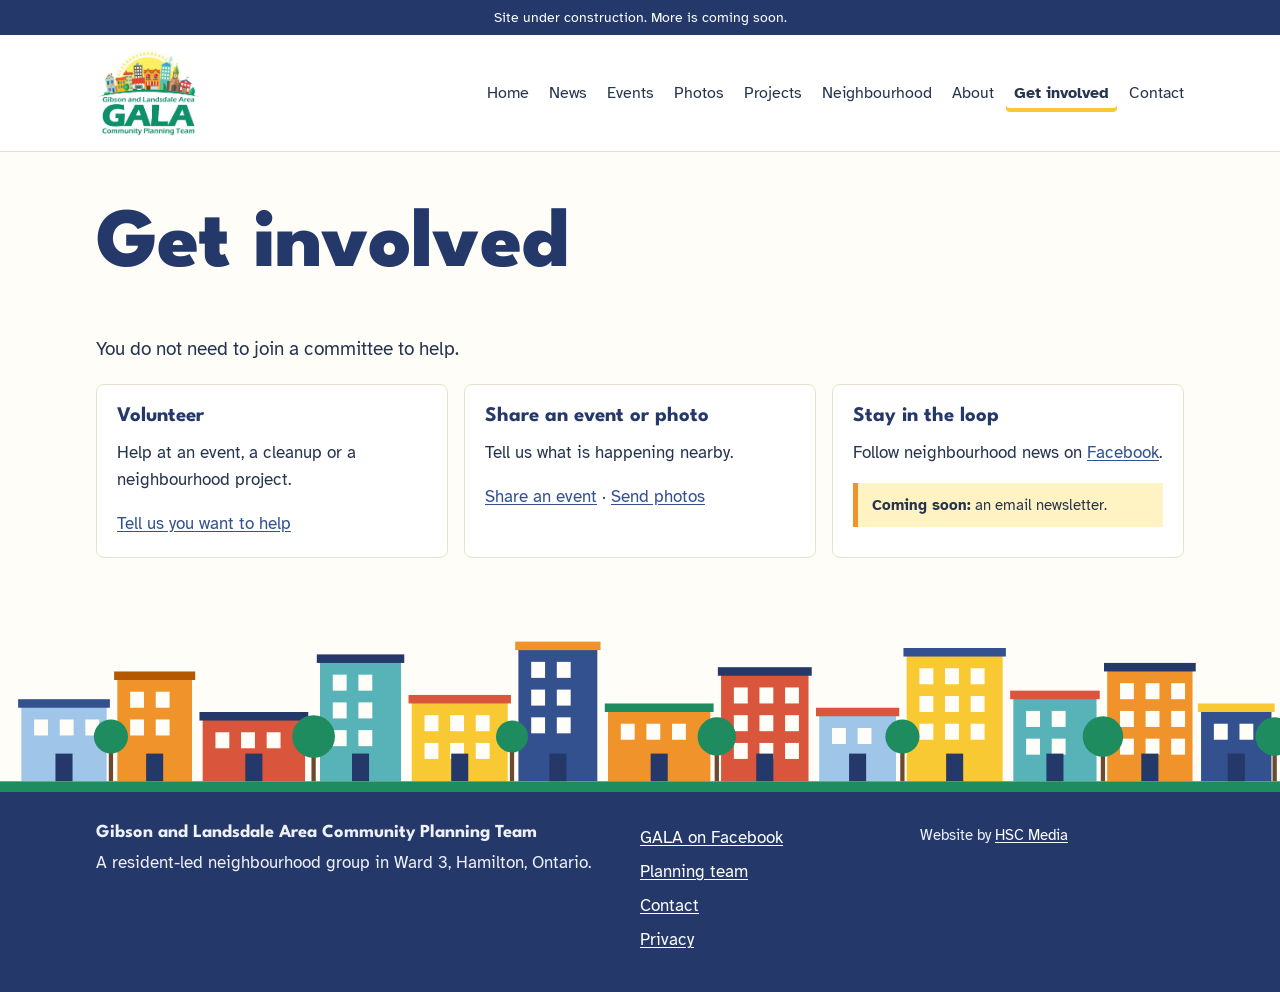
<file: get-involved.html>
<!doctype html>
<html lang="en-CA">
<head>
  <meta charset="utf-8">
  <meta name="viewport" content="width=device-width, initial-scale=1">
  <!-- Remove this robots line at launch. -->
  <meta name="robots" content="noindex">
  <title>Get involved | GALA</title>
  <meta name="description" content="Volunteer with GALA, share an event or send a neighbourhood photo.">
  <link rel="icon" type="image/png" sizes="32x32" href="assets/favicon-32.png">
  <link rel="icon" type="image/png" sizes="192x192" href="assets/favicon-192.png">
  <link rel="apple-touch-icon" href="assets/apple-touch-icon.png">
  <link rel="preconnect" href="https://fonts.googleapis.com">
  <link rel="preconnect" href="https://fonts.gstatic.com" crossorigin>
  <link href="https://fonts.googleapis.com/css2?family=Atkinson+Hyperlegible:ital,wght@0,400;0,700;1,400&family=League+Spartan:wght@700;800&display=swap" rel="stylesheet">
  <link rel="stylesheet" href="assets/style.css">
</head>
<body>
  <a class="skip" href="#main">Skip to content</a>
  <p class="draft-bar">Site under construction. More is coming soon.</p>
  <header class="site-head">
    <div class="wrap head-row">
      <a class="brand" href="index.html"><img class="brand-logo" src="assets/gala-logo.png" alt="GALA: Gibson and Landsdale Area Community Planning Team" width="478" height="418"></a>
      <nav aria-label="Main">
        <a href="index.html">Home</a>
        <a href="news.html">News</a>
        <a href="events.html">Events</a>
        <a href="photos.html">Photos</a>
        <a href="projects.html">Projects</a>
        <a href="neighbourhood.html">Neighbourhood</a>
        <a href="about.html">About</a>
        <a href="get-involved.html" aria-current="page">Get involved</a>
        <a href="contact.html">Contact</a>
      </nav>
    </div>
  </header>
  <main id="main">

    <section class="wrap section page-top">
      <h1>Get involved</h1>
      <p class="lead">You do not need to join a committee to help.</p>
      <div class="cards">
        <div class="card"><h3>Volunteer</h3><p>Help at an event, a cleanup or a neighbourhood project.</p><p><a href="contact.html#form">Tell us you want to help</a></p></div>
        <div class="card" id="share"><h3>Share an event or photo</h3><p>Tell us what is happening nearby.</p><p><a href="contact.html#form">Share an event</a> · <a href="photos.html#send">Send photos</a></p></div>
        <div class="card"><h3>Stay in the loop</h3><p>Follow neighbourhood news on <a href="https://www.facebook.com/groups/GibsonLandsdale">Facebook</a>.</p><p class="todo"><strong>Coming soon:</strong> an email newsletter.</p></div>
      </div>
    </section>
  </main>
  <svg class="street street-foot" viewBox="0 0 1200 180" preserveAspectRatio="xMidYMax slice" aria-hidden="true" focusable="false"><rect x="20" y="100" width="80" height="70" fill="#9fc5e8"/><rect x="17" y="93" width="86" height="8" fill="#33508f"/><rect x="32" y="112" width="13" height="15" fill="#fffdf7"/><rect x="56" y="112" width="13" height="15" fill="#fffdf7"/><rect x="80" y="112" width="13" height="15" fill="#fffdf7"/><rect x="52" y="144" width="16" height="26" fill="#24386a"/><rect x="110" y="74" width="70" height="96" fill="#f0932b"/><rect x="107" y="67" width="76" height="8" fill="#b35a00"/><rect x="122" y="86" width="13" height="15" fill="#fffdf7"/><rect x="146" y="86" width="13" height="15" fill="#fffdf7"/><rect x="122" y="112" width="13" height="15" fill="#fffdf7"/><rect x="146" y="112" width="13" height="15" fill="#fffdf7"/><rect x="137" y="144" width="16" height="26" fill="#24386a"/><rect x="190" y="112" width="96" height="58" fill="#d9553b"/><rect x="187" y="105" width="102" height="8" fill="#24386a"/><rect x="202" y="124" width="13" height="15" fill="#fffdf7"/><rect x="226" y="124" width="13" height="15" fill="#fffdf7"/><rect x="250" y="124" width="13" height="15" fill="#fffdf7"/><rect x="230" y="144" width="16" height="26" fill="#24386a"/><rect x="300" y="58" width="76" height="112" fill="#57b3b8"/><rect x="297" y="51" width="82" height="8" fill="#24386a"/><rect x="312" y="70" width="13" height="15" fill="#fffdf7"/><rect x="336" y="70" width="13" height="15" fill="#fffdf7"/><rect x="312" y="96" width="13" height="15" fill="#fffdf7"/><rect x="336" y="96" width="13" height="15" fill="#fffdf7"/><rect x="312" y="122" width="13" height="15" fill="#fffdf7"/><rect x="336" y="122" width="13" height="15" fill="#fffdf7"/><rect x="330" y="144" width="16" height="26" fill="#24386a"/><rect x="386" y="96" width="90" height="74" fill="#f9c933"/><rect x="383" y="89" width="96" height="8" fill="#d9553b"/><rect x="398" y="108" width="13" height="15" fill="#fffdf7"/><rect x="422" y="108" width="13" height="15" fill="#fffdf7"/><rect x="446" y="108" width="13" height="15" fill="#fffdf7"/><rect x="398" y="134" width="13" height="15" fill="#fffdf7"/><rect x="422" y="134" width="13" height="15" fill="#fffdf7"/><rect x="446" y="134" width="13" height="15" fill="#fffdf7"/><rect x="423" y="144" width="16" height="26" fill="#24386a"/><rect x="486" y="46" width="74" height="124" fill="#33508f"/><rect x="483" y="39" width="80" height="8" fill="#f0932b"/><rect x="498" y="58" width="13" height="15" fill="#fffdf7"/><rect x="522" y="58" width="13" height="15" fill="#fffdf7"/><rect x="498" y="84" width="13" height="15" fill="#fffdf7"/><rect x="522" y="84" width="13" height="15" fill="#fffdf7"/><rect x="498" y="110" width="13" height="15" fill="#fffdf7"/><rect x="522" y="110" width="13" height="15" fill="#fffdf7"/><rect x="515" y="144" width="16" height="26" fill="#24386a"/><rect x="570" y="104" width="96" height="66" fill="#f0932b"/><rect x="567" y="97" width="102" height="8" fill="#1e8c5f"/><rect x="582" y="116" width="13" height="15" fill="#fffdf7"/><rect x="606" y="116" width="13" height="15" fill="#fffdf7"/><rect x="630" y="116" width="13" height="15" fill="#fffdf7"/><rect x="610" y="144" width="16" height="26" fill="#24386a"/><rect x="676" y="70" width="82" height="100" fill="#d9553b"/><rect x="673" y="63" width="88" height="8" fill="#24386a"/><rect x="688" y="82" width="13" height="15" fill="#fffdf7"/><rect x="712" y="82" width="13" height="15" fill="#fffdf7"/><rect x="736" y="82" width="13" height="15" fill="#fffdf7"/><rect x="688" y="108" width="13" height="15" fill="#fffdf7"/><rect x="712" y="108" width="13" height="15" fill="#fffdf7"/><rect x="736" y="108" width="13" height="15" fill="#fffdf7"/><rect x="688" y="134" width="13" height="15" fill="#fffdf7"/><rect x="712" y="134" width="13" height="15" fill="#fffdf7"/><rect x="736" y="134" width="13" height="15" fill="#fffdf7"/><rect x="709" y="144" width="16" height="26" fill="#24386a"/><rect x="768" y="108" width="72" height="62" fill="#9fc5e8"/><rect x="765" y="101" width="78" height="8" fill="#d9553b"/><rect x="780" y="120" width="13" height="15" fill="#fffdf7"/><rect x="804" y="120" width="13" height="15" fill="#fffdf7"/><rect x="796" y="144" width="16" height="26" fill="#24386a"/><rect x="850" y="52" width="90" height="118" fill="#f9c933"/><rect x="847" y="45" width="96" height="8" fill="#33508f"/><rect x="862" y="64" width="13" height="15" fill="#fffdf7"/><rect x="886" y="64" width="13" height="15" fill="#fffdf7"/><rect x="910" y="64" width="13" height="15" fill="#fffdf7"/><rect x="862" y="90" width="13" height="15" fill="#fffdf7"/><rect x="886" y="90" width="13" height="15" fill="#fffdf7"/><rect x="910" y="90" width="13" height="15" fill="#fffdf7"/><rect x="862" y="116" width="13" height="15" fill="#fffdf7"/><rect x="886" y="116" width="13" height="15" fill="#fffdf7"/><rect x="910" y="116" width="13" height="15" fill="#fffdf7"/><rect x="887" y="144" width="16" height="26" fill="#24386a"/><rect x="950" y="92" width="78" height="78" fill="#57b3b8"/><rect x="947" y="85" width="84" height="8" fill="#d9553b"/><rect x="962" y="104" width="13" height="15" fill="#fffdf7"/><rect x="986" y="104" width="13" height="15" fill="#fffdf7"/><rect x="962" y="130" width="13" height="15" fill="#fffdf7"/><rect x="986" y="130" width="13" height="15" fill="#fffdf7"/><rect x="981" y="144" width="16" height="26" fill="#24386a"/><rect x="1038" y="66" width="80" height="104" fill="#f0932b"/><rect x="1035" y="59" width="86" height="8" fill="#24386a"/><rect x="1050" y="78" width="13" height="15" fill="#fffdf7"/><rect x="1074" y="78" width="13" height="15" fill="#fffdf7"/><rect x="1098" y="78" width="13" height="15" fill="#fffdf7"/><rect x="1050" y="104" width="13" height="15" fill="#fffdf7"/><rect x="1074" y="104" width="13" height="15" fill="#fffdf7"/><rect x="1098" y="104" width="13" height="15" fill="#fffdf7"/><rect x="1050" y="130" width="13" height="15" fill="#fffdf7"/><rect x="1074" y="130" width="13" height="15" fill="#fffdf7"/><rect x="1098" y="130" width="13" height="15" fill="#fffdf7"/><rect x="1070" y="144" width="16" height="26" fill="#24386a"/><rect x="1126" y="104" width="66" height="66" fill="#33508f"/><rect x="1123" y="97" width="72" height="8" fill="#f9c933"/><rect x="1138" y="116" width="13" height="15" fill="#fffdf7"/><rect x="1162" y="116" width="13" height="15" fill="#fffdf7"/><rect x="1151" y="144" width="16" height="26" fill="#24386a"/><rect x="102" y="136" width="4" height="34" fill="#6b4a2f"/><circle cx="104" cy="128" r="16" fill="#1e8c5f"/><rect x="292" y="136" width="4" height="34" fill="#6b4a2f"/><circle cx="294" cy="128" r="20" fill="#1e8c5f"/><rect x="478" y="136" width="4" height="34" fill="#6b4a2f"/><circle cx="480" cy="128" r="15" fill="#1e8c5f"/><rect x="670" y="136" width="4" height="34" fill="#6b4a2f"/><circle cx="672" cy="128" r="18" fill="#1e8c5f"/><rect x="844" y="136" width="4" height="34" fill="#6b4a2f"/><circle cx="846" cy="128" r="16" fill="#1e8c5f"/><rect x="1032" y="136" width="4" height="34" fill="#6b4a2f"/><circle cx="1034" cy="128" r="19" fill="#1e8c5f"/><rect x="1193" y="136" width="4" height="34" fill="#6b4a2f"/><circle cx="1195" cy="128" r="18" fill="#1e8c5f"/><rect x="0" y="170" width="1200" height="10" fill="#1e8c5f"/></svg>
  <footer class="site-foot">
    <div class="wrap foot-row">
      <div>
        <p class="foot-name">Gibson and Landsdale Area Community Planning Team</p>
        <p>A resident-led neighbourhood group in Ward 3, Hamilton, Ontario.</p>
      </div>
      <div>
        <p><a href="https://www.facebook.com/groups/GibsonLandsdale">GALA on Facebook</a></p>
        <p><a href="planning-team.html">Planning team</a></p>
        <p><a href="contact.html">Contact</a></p>
        <p><a href="privacy.html">Privacy</a></p>
      </div>
      <p class="credit">Website by <a href="https://hammerstreetclean.org">HSC Media</a></p>
    </div>
  </footer>
</body>
</html>
</file>
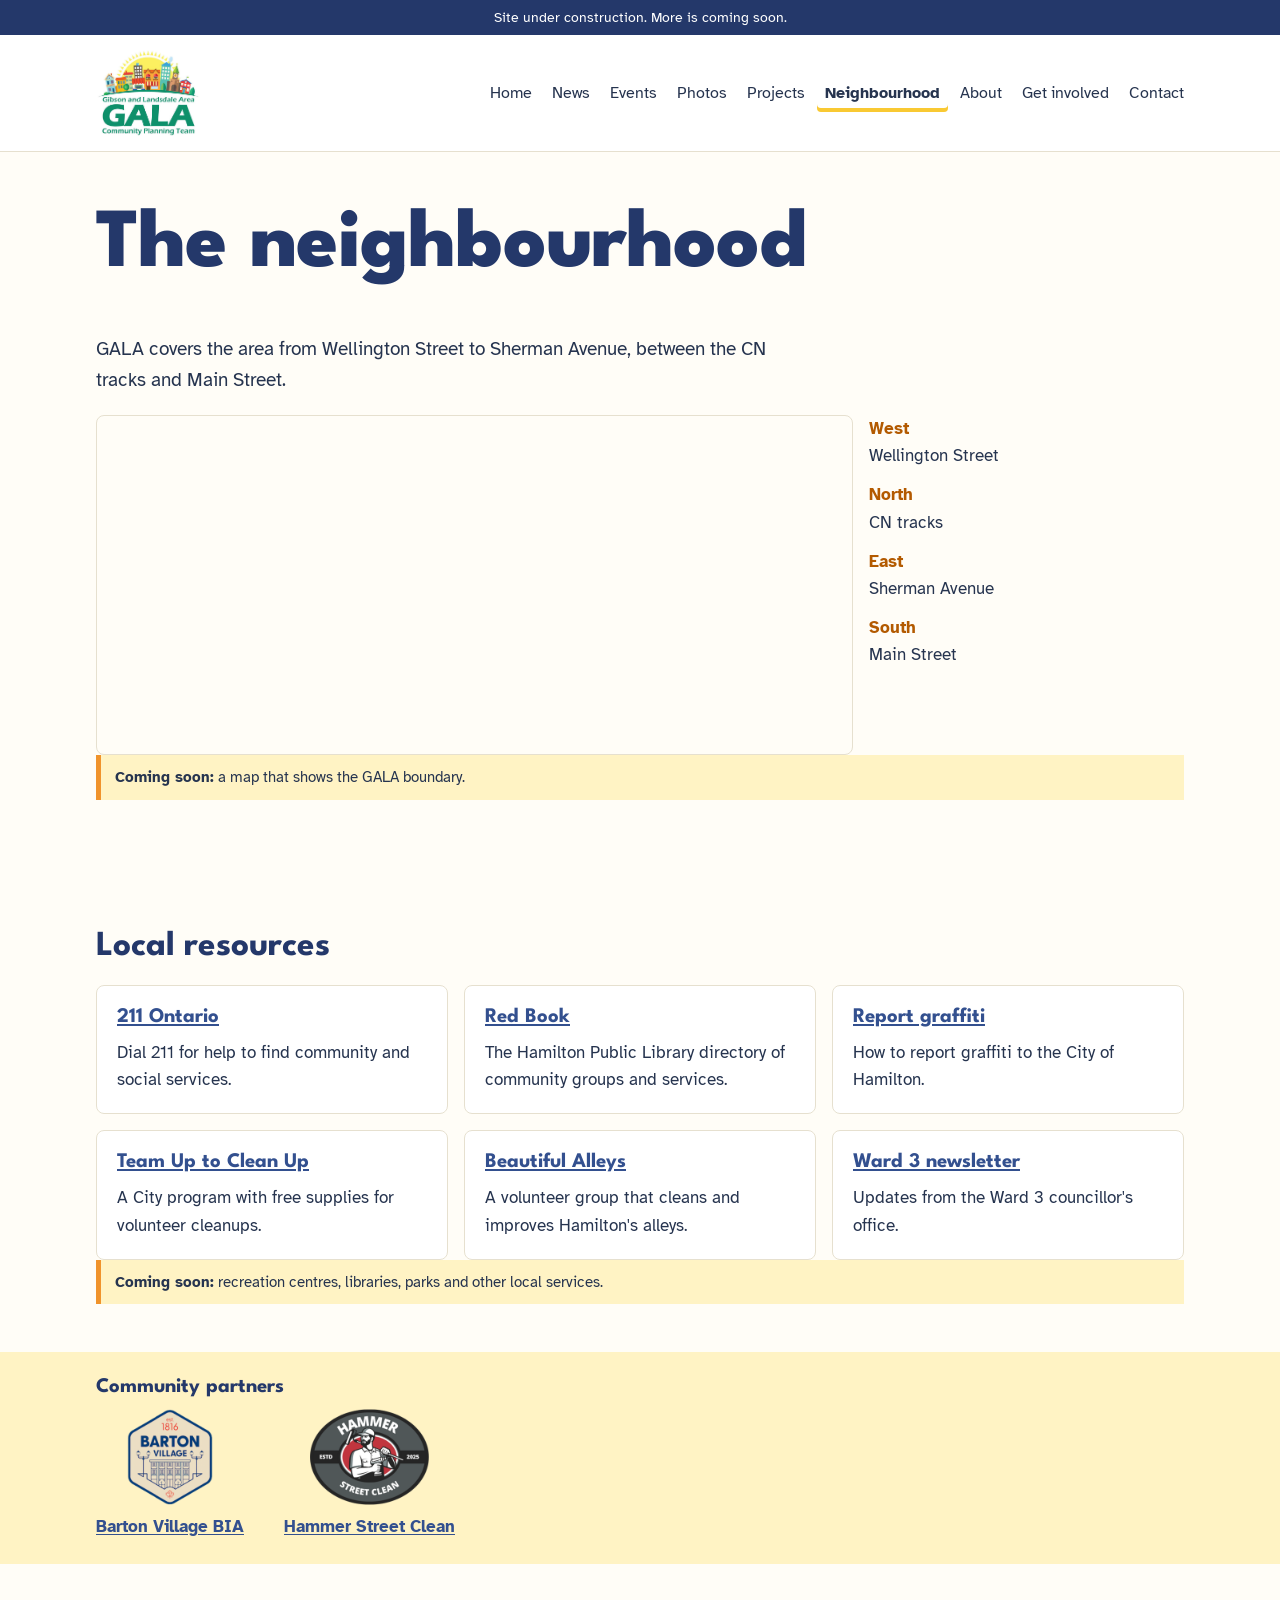
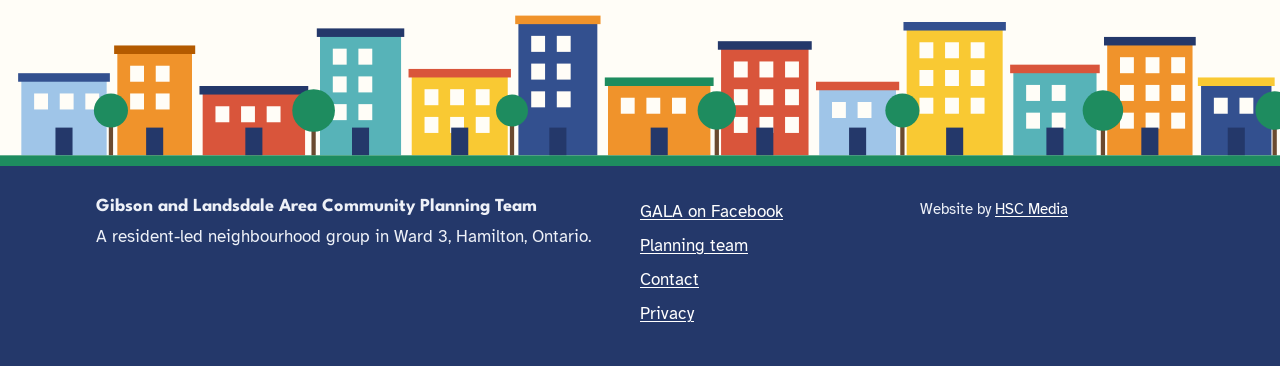
<file: neighbourhood.html>
<!doctype html>
<html lang="en-CA">
<head>
  <meta charset="utf-8">
  <meta name="viewport" content="width=device-width, initial-scale=1">
  <!-- Remove this robots line at launch. -->
  <meta name="robots" content="noindex">
  <title>Neighbourhood | GALA</title>
  <meta name="description" content="The GALA boundary and local resources for Gibson and Landsdale residents.">
  <link rel="icon" type="image/png" sizes="32x32" href="assets/favicon-32.png">
  <link rel="icon" type="image/png" sizes="192x192" href="assets/favicon-192.png">
  <link rel="apple-touch-icon" href="assets/apple-touch-icon.png">
  <link rel="preconnect" href="https://fonts.googleapis.com">
  <link rel="preconnect" href="https://fonts.gstatic.com" crossorigin>
  <link href="https://fonts.googleapis.com/css2?family=Atkinson+Hyperlegible:ital,wght@0,400;0,700;1,400&family=League+Spartan:wght@700;800&display=swap" rel="stylesheet">
  <link rel="stylesheet" href="assets/style.css">
</head>
<body>
  <a class="skip" href="#main">Skip to content</a>
  <p class="draft-bar">Site under construction. More is coming soon.</p>
  <header class="site-head">
    <div class="wrap head-row">
      <a class="brand" href="index.html"><img class="brand-logo" src="assets/gala-logo.png" alt="GALA: Gibson and Landsdale Area Community Planning Team" width="478" height="418"></a>
      <nav aria-label="Main">
        <a href="index.html">Home</a>
        <a href="news.html">News</a>
        <a href="events.html">Events</a>
        <a href="photos.html">Photos</a>
        <a href="projects.html">Projects</a>
        <a href="neighbourhood.html" aria-current="page">Neighbourhood</a>
        <a href="about.html">About</a>
        <a href="get-involved.html">Get involved</a>
        <a href="contact.html">Contact</a>
      </nav>
    </div>
  </header>
  <main id="main">

    <section class="wrap section page-top">
      <h1>The neighbourhood</h1>
      <p class="lead">GALA covers the area from Wellington Street to Sherman Avenue, between the CN tracks and Main Street.</p>
      <div class="map-grid">
        <iframe class="map" title="Map of the area around Gibson and Landsdale" loading="lazy" src="https://www.openstreetmap.org/export/embed.html?bbox=-79.8625%2C43.2490%2C-79.8235%2C43.2690&amp;layer=mapnik"></iframe>
        <dl class="bounds">
          <div><dt>West</dt><dd>Wellington Street</dd></div>
          <div><dt>North</dt><dd>CN tracks</dd></div>
          <div><dt>East</dt><dd>Sherman Avenue</dd></div>
          <div><dt>South</dt><dd>Main Street</dd></div>
        </dl>
      </div>
      <p class="todo"><strong>Coming soon:</strong> a map that shows the GALA boundary.</p>
    </section>
    <section class="wrap section">
      <h2>Local resources</h2>
      <div class="resource-grid">
        <article><h3><a href="https://211ontario.ca/">211 Ontario</a></h3><p>Dial 211 for help to find community and social services.</p></article>
        <article><h3><a href="https://redbook.hpl.ca/">Red Book</a></h3><p>The Hamilton Public Library directory of community groups and services.</p></article>
        <article><h3><a href="https://www.hamilton.ca/home-neighbourhood/environmental-stewardship/community-environmental-initiatives/reporting-graffiti">Report graffiti</a></h3><p>How to report graffiti to the City of Hamilton.</p></article>
        <article><h3><a href="https://hamilton.ca/teamuptocleanup">Team Up to Clean Up</a></h3><p>A City program with free supplies for volunteer cleanups.</p></article>
        <article><h3><a href="https://www.beautifulalleys.ca/">Beautiful Alleys</a></h3><p>A volunteer group that cleans and improves Hamilton's alleys.</p></article>
        <article><h3><a href="https://ward3hamilton.substack.com/">Ward 3 newsletter</a></h3><p>Updates from the Ward 3 councillor's office.</p></article>
      </div>
      <p class="todo"><strong>Coming soon:</strong> recreation centres, libraries, parks and other local services.</p>
    </section>
    <section class="band partners">
      <div class="wrap">
        <h2>Community partners</h2>
        <ul class="partner-list">
          <li><a href="https://www.bartonvillage.ca/"><img src="assets/partner-bia.png" alt="" width="216" height="240">Barton Village BIA</a></li>
          <li><a href="https://hammerstreetclean.org"><img src="assets/partner-hsc.png" alt="" width="298" height="240">Hammer Street Clean</a></li>
        </ul>
      </div>
    </section>
  </main>
  <svg class="street street-foot" viewBox="0 0 1200 180" preserveAspectRatio="xMidYMax slice" aria-hidden="true" focusable="false"><rect x="20" y="100" width="80" height="70" fill="#9fc5e8"/><rect x="17" y="93" width="86" height="8" fill="#33508f"/><rect x="32" y="112" width="13" height="15" fill="#fffdf7"/><rect x="56" y="112" width="13" height="15" fill="#fffdf7"/><rect x="80" y="112" width="13" height="15" fill="#fffdf7"/><rect x="52" y="144" width="16" height="26" fill="#24386a"/><rect x="110" y="74" width="70" height="96" fill="#f0932b"/><rect x="107" y="67" width="76" height="8" fill="#b35a00"/><rect x="122" y="86" width="13" height="15" fill="#fffdf7"/><rect x="146" y="86" width="13" height="15" fill="#fffdf7"/><rect x="122" y="112" width="13" height="15" fill="#fffdf7"/><rect x="146" y="112" width="13" height="15" fill="#fffdf7"/><rect x="137" y="144" width="16" height="26" fill="#24386a"/><rect x="190" y="112" width="96" height="58" fill="#d9553b"/><rect x="187" y="105" width="102" height="8" fill="#24386a"/><rect x="202" y="124" width="13" height="15" fill="#fffdf7"/><rect x="226" y="124" width="13" height="15" fill="#fffdf7"/><rect x="250" y="124" width="13" height="15" fill="#fffdf7"/><rect x="230" y="144" width="16" height="26" fill="#24386a"/><rect x="300" y="58" width="76" height="112" fill="#57b3b8"/><rect x="297" y="51" width="82" height="8" fill="#24386a"/><rect x="312" y="70" width="13" height="15" fill="#fffdf7"/><rect x="336" y="70" width="13" height="15" fill="#fffdf7"/><rect x="312" y="96" width="13" height="15" fill="#fffdf7"/><rect x="336" y="96" width="13" height="15" fill="#fffdf7"/><rect x="312" y="122" width="13" height="15" fill="#fffdf7"/><rect x="336" y="122" width="13" height="15" fill="#fffdf7"/><rect x="330" y="144" width="16" height="26" fill="#24386a"/><rect x="386" y="96" width="90" height="74" fill="#f9c933"/><rect x="383" y="89" width="96" height="8" fill="#d9553b"/><rect x="398" y="108" width="13" height="15" fill="#fffdf7"/><rect x="422" y="108" width="13" height="15" fill="#fffdf7"/><rect x="446" y="108" width="13" height="15" fill="#fffdf7"/><rect x="398" y="134" width="13" height="15" fill="#fffdf7"/><rect x="422" y="134" width="13" height="15" fill="#fffdf7"/><rect x="446" y="134" width="13" height="15" fill="#fffdf7"/><rect x="423" y="144" width="16" height="26" fill="#24386a"/><rect x="486" y="46" width="74" height="124" fill="#33508f"/><rect x="483" y="39" width="80" height="8" fill="#f0932b"/><rect x="498" y="58" width="13" height="15" fill="#fffdf7"/><rect x="522" y="58" width="13" height="15" fill="#fffdf7"/><rect x="498" y="84" width="13" height="15" fill="#fffdf7"/><rect x="522" y="84" width="13" height="15" fill="#fffdf7"/><rect x="498" y="110" width="13" height="15" fill="#fffdf7"/><rect x="522" y="110" width="13" height="15" fill="#fffdf7"/><rect x="515" y="144" width="16" height="26" fill="#24386a"/><rect x="570" y="104" width="96" height="66" fill="#f0932b"/><rect x="567" y="97" width="102" height="8" fill="#1e8c5f"/><rect x="582" y="116" width="13" height="15" fill="#fffdf7"/><rect x="606" y="116" width="13" height="15" fill="#fffdf7"/><rect x="630" y="116" width="13" height="15" fill="#fffdf7"/><rect x="610" y="144" width="16" height="26" fill="#24386a"/><rect x="676" y="70" width="82" height="100" fill="#d9553b"/><rect x="673" y="63" width="88" height="8" fill="#24386a"/><rect x="688" y="82" width="13" height="15" fill="#fffdf7"/><rect x="712" y="82" width="13" height="15" fill="#fffdf7"/><rect x="736" y="82" width="13" height="15" fill="#fffdf7"/><rect x="688" y="108" width="13" height="15" fill="#fffdf7"/><rect x="712" y="108" width="13" height="15" fill="#fffdf7"/><rect x="736" y="108" width="13" height="15" fill="#fffdf7"/><rect x="688" y="134" width="13" height="15" fill="#fffdf7"/><rect x="712" y="134" width="13" height="15" fill="#fffdf7"/><rect x="736" y="134" width="13" height="15" fill="#fffdf7"/><rect x="709" y="144" width="16" height="26" fill="#24386a"/><rect x="768" y="108" width="72" height="62" fill="#9fc5e8"/><rect x="765" y="101" width="78" height="8" fill="#d9553b"/><rect x="780" y="120" width="13" height="15" fill="#fffdf7"/><rect x="804" y="120" width="13" height="15" fill="#fffdf7"/><rect x="796" y="144" width="16" height="26" fill="#24386a"/><rect x="850" y="52" width="90" height="118" fill="#f9c933"/><rect x="847" y="45" width="96" height="8" fill="#33508f"/><rect x="862" y="64" width="13" height="15" fill="#fffdf7"/><rect x="886" y="64" width="13" height="15" fill="#fffdf7"/><rect x="910" y="64" width="13" height="15" fill="#fffdf7"/><rect x="862" y="90" width="13" height="15" fill="#fffdf7"/><rect x="886" y="90" width="13" height="15" fill="#fffdf7"/><rect x="910" y="90" width="13" height="15" fill="#fffdf7"/><rect x="862" y="116" width="13" height="15" fill="#fffdf7"/><rect x="886" y="116" width="13" height="15" fill="#fffdf7"/><rect x="910" y="116" width="13" height="15" fill="#fffdf7"/><rect x="887" y="144" width="16" height="26" fill="#24386a"/><rect x="950" y="92" width="78" height="78" fill="#57b3b8"/><rect x="947" y="85" width="84" height="8" fill="#d9553b"/><rect x="962" y="104" width="13" height="15" fill="#fffdf7"/><rect x="986" y="104" width="13" height="15" fill="#fffdf7"/><rect x="962" y="130" width="13" height="15" fill="#fffdf7"/><rect x="986" y="130" width="13" height="15" fill="#fffdf7"/><rect x="981" y="144" width="16" height="26" fill="#24386a"/><rect x="1038" y="66" width="80" height="104" fill="#f0932b"/><rect x="1035" y="59" width="86" height="8" fill="#24386a"/><rect x="1050" y="78" width="13" height="15" fill="#fffdf7"/><rect x="1074" y="78" width="13" height="15" fill="#fffdf7"/><rect x="1098" y="78" width="13" height="15" fill="#fffdf7"/><rect x="1050" y="104" width="13" height="15" fill="#fffdf7"/><rect x="1074" y="104" width="13" height="15" fill="#fffdf7"/><rect x="1098" y="104" width="13" height="15" fill="#fffdf7"/><rect x="1050" y="130" width="13" height="15" fill="#fffdf7"/><rect x="1074" y="130" width="13" height="15" fill="#fffdf7"/><rect x="1098" y="130" width="13" height="15" fill="#fffdf7"/><rect x="1070" y="144" width="16" height="26" fill="#24386a"/><rect x="1126" y="104" width="66" height="66" fill="#33508f"/><rect x="1123" y="97" width="72" height="8" fill="#f9c933"/><rect x="1138" y="116" width="13" height="15" fill="#fffdf7"/><rect x="1162" y="116" width="13" height="15" fill="#fffdf7"/><rect x="1151" y="144" width="16" height="26" fill="#24386a"/><rect x="102" y="136" width="4" height="34" fill="#6b4a2f"/><circle cx="104" cy="128" r="16" fill="#1e8c5f"/><rect x="292" y="136" width="4" height="34" fill="#6b4a2f"/><circle cx="294" cy="128" r="20" fill="#1e8c5f"/><rect x="478" y="136" width="4" height="34" fill="#6b4a2f"/><circle cx="480" cy="128" r="15" fill="#1e8c5f"/><rect x="670" y="136" width="4" height="34" fill="#6b4a2f"/><circle cx="672" cy="128" r="18" fill="#1e8c5f"/><rect x="844" y="136" width="4" height="34" fill="#6b4a2f"/><circle cx="846" cy="128" r="16" fill="#1e8c5f"/><rect x="1032" y="136" width="4" height="34" fill="#6b4a2f"/><circle cx="1034" cy="128" r="19" fill="#1e8c5f"/><rect x="1193" y="136" width="4" height="34" fill="#6b4a2f"/><circle cx="1195" cy="128" r="18" fill="#1e8c5f"/><rect x="0" y="170" width="1200" height="10" fill="#1e8c5f"/></svg>
  <footer class="site-foot">
    <div class="wrap foot-row">
      <div>
        <p class="foot-name">Gibson and Landsdale Area Community Planning Team</p>
        <p>A resident-led neighbourhood group in Ward 3, Hamilton, Ontario.</p>
      </div>
      <div>
        <p><a href="https://www.facebook.com/groups/GibsonLandsdale">GALA on Facebook</a></p>
        <p><a href="planning-team.html">Planning team</a></p>
        <p><a href="contact.html">Contact</a></p>
        <p><a href="privacy.html">Privacy</a></p>
      </div>
      <p class="credit">Website by <a href="https://hammerstreetclean.org">HSC Media</a></p>
    </div>
  </footer>
</body>
</html>
</file>
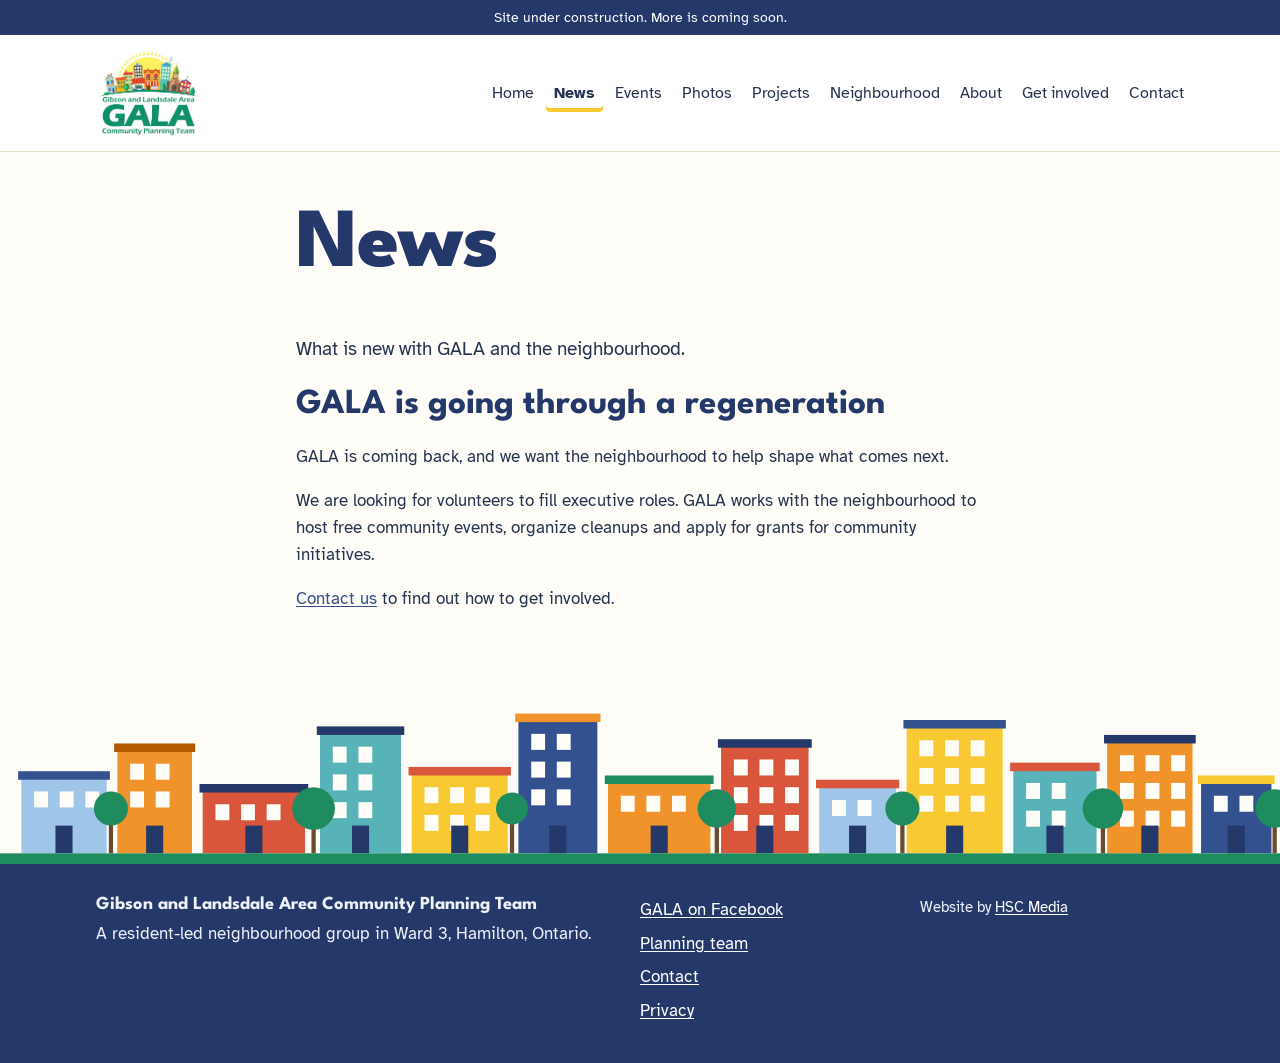
<file: news.html>
<!doctype html>
<html lang="en-CA">
<head>
  <meta charset="utf-8">
  <meta name="viewport" content="width=device-width, initial-scale=1">
  <!-- Remove this robots line at launch. -->
  <meta name="robots" content="noindex">
  <title>News | GALA</title>
  <meta name="description" content="News from GALA, the Gibson and Landsdale Area neighbourhood group.">
  <link rel="icon" type="image/png" sizes="32x32" href="assets/favicon-32.png">
  <link rel="icon" type="image/png" sizes="192x192" href="assets/favicon-192.png">
  <link rel="apple-touch-icon" href="assets/apple-touch-icon.png">
  <link rel="preconnect" href="https://fonts.googleapis.com">
  <link rel="preconnect" href="https://fonts.gstatic.com" crossorigin>
  <link href="https://fonts.googleapis.com/css2?family=Atkinson+Hyperlegible:ital,wght@0,400;0,700;1,400&family=League+Spartan:wght@700;800&display=swap" rel="stylesheet">
  <link rel="stylesheet" href="assets/style.css">
</head>
<body>
  <a class="skip" href="#main">Skip to content</a>
  <p class="draft-bar">Site under construction. More is coming soon.</p>
  <header class="site-head">
    <div class="wrap head-row">
      <a class="brand" href="index.html"><img class="brand-logo" src="assets/gala-logo.png" alt="GALA: Gibson and Landsdale Area Community Planning Team" width="478" height="418"></a>
      <nav aria-label="Main">
        <a href="index.html">Home</a>
        <a href="news.html" aria-current="page">News</a>
        <a href="events.html">Events</a>
        <a href="photos.html">Photos</a>
        <a href="projects.html">Projects</a>
        <a href="neighbourhood.html">Neighbourhood</a>
        <a href="about.html">About</a>
        <a href="get-involved.html">Get involved</a>
        <a href="contact.html">Contact</a>
      </nav>
    </div>
  </header>
  <main id="main">

    <section class="wrap section page-top narrow">
      <h1>News</h1>
      <p class="lead">What is new with GALA and the neighbourhood.</p>
      <article class="post">
        <h2>GALA is going through a regeneration</h2>        <p>GALA is coming back, and we want the neighbourhood to help shape what comes next.</p>
        <p>We are looking for volunteers to fill executive roles. GALA works with the neighbourhood to host free community events, organize cleanups and apply for grants for community initiatives.</p>
        <p><a href="contact.html#form">Contact us</a> to find out how to get involved.</p>
      </article>
    </section>
  </main>
  <svg class="street street-foot" viewBox="0 0 1200 180" preserveAspectRatio="xMidYMax slice" aria-hidden="true" focusable="false"><rect x="20" y="100" width="80" height="70" fill="#9fc5e8"/><rect x="17" y="93" width="86" height="8" fill="#33508f"/><rect x="32" y="112" width="13" height="15" fill="#fffdf7"/><rect x="56" y="112" width="13" height="15" fill="#fffdf7"/><rect x="80" y="112" width="13" height="15" fill="#fffdf7"/><rect x="52" y="144" width="16" height="26" fill="#24386a"/><rect x="110" y="74" width="70" height="96" fill="#f0932b"/><rect x="107" y="67" width="76" height="8" fill="#b35a00"/><rect x="122" y="86" width="13" height="15" fill="#fffdf7"/><rect x="146" y="86" width="13" height="15" fill="#fffdf7"/><rect x="122" y="112" width="13" height="15" fill="#fffdf7"/><rect x="146" y="112" width="13" height="15" fill="#fffdf7"/><rect x="137" y="144" width="16" height="26" fill="#24386a"/><rect x="190" y="112" width="96" height="58" fill="#d9553b"/><rect x="187" y="105" width="102" height="8" fill="#24386a"/><rect x="202" y="124" width="13" height="15" fill="#fffdf7"/><rect x="226" y="124" width="13" height="15" fill="#fffdf7"/><rect x="250" y="124" width="13" height="15" fill="#fffdf7"/><rect x="230" y="144" width="16" height="26" fill="#24386a"/><rect x="300" y="58" width="76" height="112" fill="#57b3b8"/><rect x="297" y="51" width="82" height="8" fill="#24386a"/><rect x="312" y="70" width="13" height="15" fill="#fffdf7"/><rect x="336" y="70" width="13" height="15" fill="#fffdf7"/><rect x="312" y="96" width="13" height="15" fill="#fffdf7"/><rect x="336" y="96" width="13" height="15" fill="#fffdf7"/><rect x="312" y="122" width="13" height="15" fill="#fffdf7"/><rect x="336" y="122" width="13" height="15" fill="#fffdf7"/><rect x="330" y="144" width="16" height="26" fill="#24386a"/><rect x="386" y="96" width="90" height="74" fill="#f9c933"/><rect x="383" y="89" width="96" height="8" fill="#d9553b"/><rect x="398" y="108" width="13" height="15" fill="#fffdf7"/><rect x="422" y="108" width="13" height="15" fill="#fffdf7"/><rect x="446" y="108" width="13" height="15" fill="#fffdf7"/><rect x="398" y="134" width="13" height="15" fill="#fffdf7"/><rect x="422" y="134" width="13" height="15" fill="#fffdf7"/><rect x="446" y="134" width="13" height="15" fill="#fffdf7"/><rect x="423" y="144" width="16" height="26" fill="#24386a"/><rect x="486" y="46" width="74" height="124" fill="#33508f"/><rect x="483" y="39" width="80" height="8" fill="#f0932b"/><rect x="498" y="58" width="13" height="15" fill="#fffdf7"/><rect x="522" y="58" width="13" height="15" fill="#fffdf7"/><rect x="498" y="84" width="13" height="15" fill="#fffdf7"/><rect x="522" y="84" width="13" height="15" fill="#fffdf7"/><rect x="498" y="110" width="13" height="15" fill="#fffdf7"/><rect x="522" y="110" width="13" height="15" fill="#fffdf7"/><rect x="515" y="144" width="16" height="26" fill="#24386a"/><rect x="570" y="104" width="96" height="66" fill="#f0932b"/><rect x="567" y="97" width="102" height="8" fill="#1e8c5f"/><rect x="582" y="116" width="13" height="15" fill="#fffdf7"/><rect x="606" y="116" width="13" height="15" fill="#fffdf7"/><rect x="630" y="116" width="13" height="15" fill="#fffdf7"/><rect x="610" y="144" width="16" height="26" fill="#24386a"/><rect x="676" y="70" width="82" height="100" fill="#d9553b"/><rect x="673" y="63" width="88" height="8" fill="#24386a"/><rect x="688" y="82" width="13" height="15" fill="#fffdf7"/><rect x="712" y="82" width="13" height="15" fill="#fffdf7"/><rect x="736" y="82" width="13" height="15" fill="#fffdf7"/><rect x="688" y="108" width="13" height="15" fill="#fffdf7"/><rect x="712" y="108" width="13" height="15" fill="#fffdf7"/><rect x="736" y="108" width="13" height="15" fill="#fffdf7"/><rect x="688" y="134" width="13" height="15" fill="#fffdf7"/><rect x="712" y="134" width="13" height="15" fill="#fffdf7"/><rect x="736" y="134" width="13" height="15" fill="#fffdf7"/><rect x="709" y="144" width="16" height="26" fill="#24386a"/><rect x="768" y="108" width="72" height="62" fill="#9fc5e8"/><rect x="765" y="101" width="78" height="8" fill="#d9553b"/><rect x="780" y="120" width="13" height="15" fill="#fffdf7"/><rect x="804" y="120" width="13" height="15" fill="#fffdf7"/><rect x="796" y="144" width="16" height="26" fill="#24386a"/><rect x="850" y="52" width="90" height="118" fill="#f9c933"/><rect x="847" y="45" width="96" height="8" fill="#33508f"/><rect x="862" y="64" width="13" height="15" fill="#fffdf7"/><rect x="886" y="64" width="13" height="15" fill="#fffdf7"/><rect x="910" y="64" width="13" height="15" fill="#fffdf7"/><rect x="862" y="90" width="13" height="15" fill="#fffdf7"/><rect x="886" y="90" width="13" height="15" fill="#fffdf7"/><rect x="910" y="90" width="13" height="15" fill="#fffdf7"/><rect x="862" y="116" width="13" height="15" fill="#fffdf7"/><rect x="886" y="116" width="13" height="15" fill="#fffdf7"/><rect x="910" y="116" width="13" height="15" fill="#fffdf7"/><rect x="887" y="144" width="16" height="26" fill="#24386a"/><rect x="950" y="92" width="78" height="78" fill="#57b3b8"/><rect x="947" y="85" width="84" height="8" fill="#d9553b"/><rect x="962" y="104" width="13" height="15" fill="#fffdf7"/><rect x="986" y="104" width="13" height="15" fill="#fffdf7"/><rect x="962" y="130" width="13" height="15" fill="#fffdf7"/><rect x="986" y="130" width="13" height="15" fill="#fffdf7"/><rect x="981" y="144" width="16" height="26" fill="#24386a"/><rect x="1038" y="66" width="80" height="104" fill="#f0932b"/><rect x="1035" y="59" width="86" height="8" fill="#24386a"/><rect x="1050" y="78" width="13" height="15" fill="#fffdf7"/><rect x="1074" y="78" width="13" height="15" fill="#fffdf7"/><rect x="1098" y="78" width="13" height="15" fill="#fffdf7"/><rect x="1050" y="104" width="13" height="15" fill="#fffdf7"/><rect x="1074" y="104" width="13" height="15" fill="#fffdf7"/><rect x="1098" y="104" width="13" height="15" fill="#fffdf7"/><rect x="1050" y="130" width="13" height="15" fill="#fffdf7"/><rect x="1074" y="130" width="13" height="15" fill="#fffdf7"/><rect x="1098" y="130" width="13" height="15" fill="#fffdf7"/><rect x="1070" y="144" width="16" height="26" fill="#24386a"/><rect x="1126" y="104" width="66" height="66" fill="#33508f"/><rect x="1123" y="97" width="72" height="8" fill="#f9c933"/><rect x="1138" y="116" width="13" height="15" fill="#fffdf7"/><rect x="1162" y="116" width="13" height="15" fill="#fffdf7"/><rect x="1151" y="144" width="16" height="26" fill="#24386a"/><rect x="102" y="136" width="4" height="34" fill="#6b4a2f"/><circle cx="104" cy="128" r="16" fill="#1e8c5f"/><rect x="292" y="136" width="4" height="34" fill="#6b4a2f"/><circle cx="294" cy="128" r="20" fill="#1e8c5f"/><rect x="478" y="136" width="4" height="34" fill="#6b4a2f"/><circle cx="480" cy="128" r="15" fill="#1e8c5f"/><rect x="670" y="136" width="4" height="34" fill="#6b4a2f"/><circle cx="672" cy="128" r="18" fill="#1e8c5f"/><rect x="844" y="136" width="4" height="34" fill="#6b4a2f"/><circle cx="846" cy="128" r="16" fill="#1e8c5f"/><rect x="1032" y="136" width="4" height="34" fill="#6b4a2f"/><circle cx="1034" cy="128" r="19" fill="#1e8c5f"/><rect x="1193" y="136" width="4" height="34" fill="#6b4a2f"/><circle cx="1195" cy="128" r="18" fill="#1e8c5f"/><rect x="0" y="170" width="1200" height="10" fill="#1e8c5f"/></svg>
  <footer class="site-foot">
    <div class="wrap foot-row">
      <div>
        <p class="foot-name">Gibson and Landsdale Area Community Planning Team</p>
        <p>A resident-led neighbourhood group in Ward 3, Hamilton, Ontario.</p>
      </div>
      <div>
        <p><a href="https://www.facebook.com/groups/GibsonLandsdale">GALA on Facebook</a></p>
        <p><a href="planning-team.html">Planning team</a></p>
        <p><a href="contact.html">Contact</a></p>
        <p><a href="privacy.html">Privacy</a></p>
      </div>
      <p class="credit">Website by <a href="https://hammerstreetclean.org">HSC Media</a></p>
    </div>
  </footer>
</body>
</html>
</file>
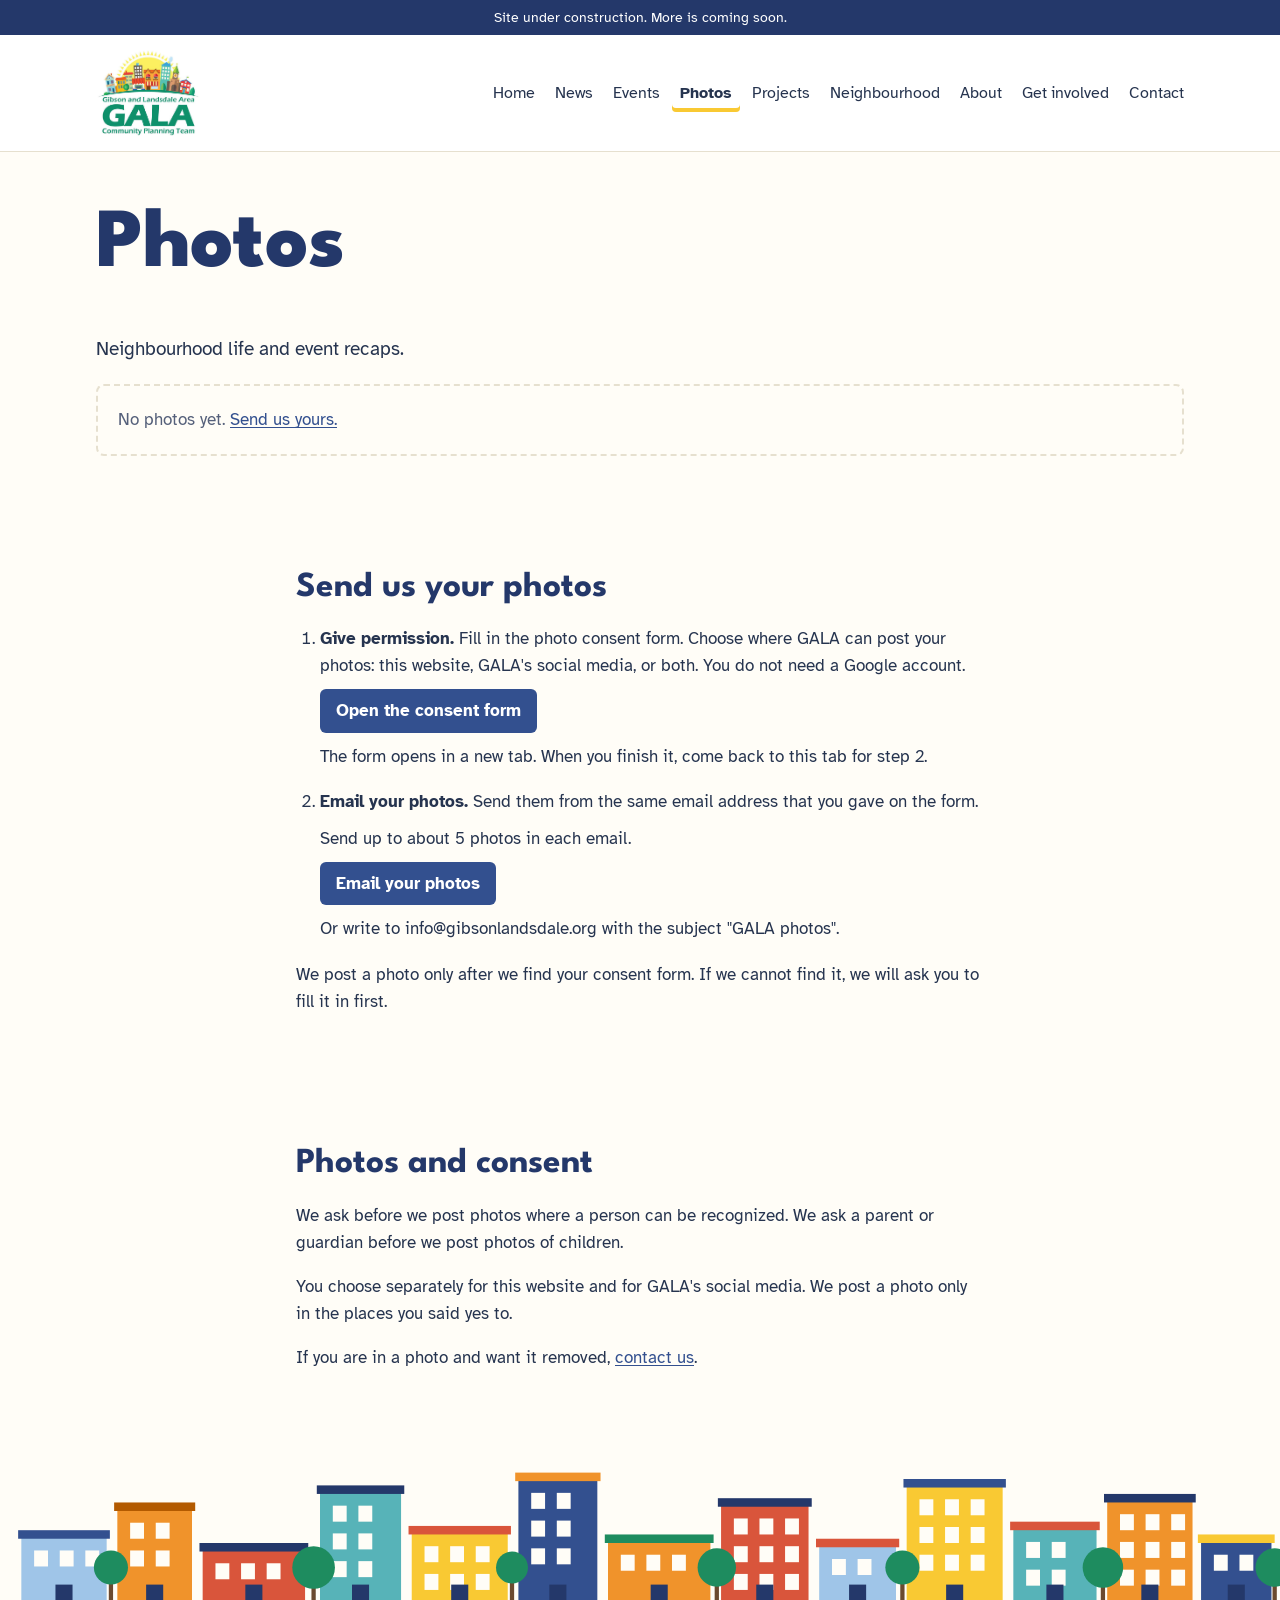
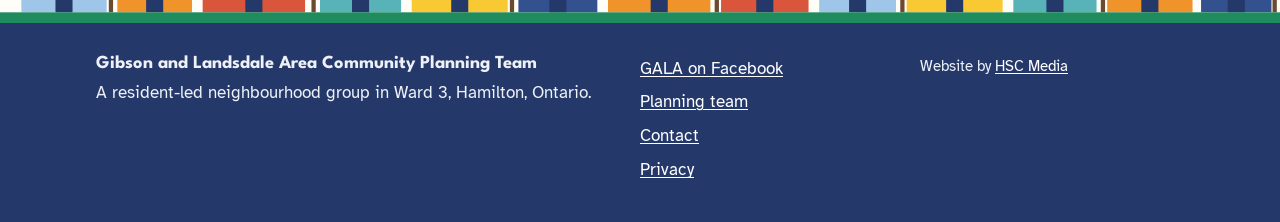
<file: photos.html>
<!doctype html>
<html lang="en-CA">
<head>
  <meta charset="utf-8">
  <meta name="viewport" content="width=device-width, initial-scale=1">
  <!-- Remove this robots line at launch. -->
  <meta name="robots" content="noindex">
  <title>Photos | GALA</title>
  <meta name="description" content="Photos of life in the Gibson and Landsdale area of Hamilton.">
  <link rel="icon" type="image/png" sizes="32x32" href="assets/favicon-32.png">
  <link rel="icon" type="image/png" sizes="192x192" href="assets/favicon-192.png">
  <link rel="apple-touch-icon" href="assets/apple-touch-icon.png">
  <link rel="preconnect" href="https://fonts.googleapis.com">
  <link rel="preconnect" href="https://fonts.gstatic.com" crossorigin>
  <link href="https://fonts.googleapis.com/css2?family=Atkinson+Hyperlegible:ital,wght@0,400;0,700;1,400&family=League+Spartan:wght@700;800&display=swap" rel="stylesheet">
  <link rel="stylesheet" href="assets/style.css">
</head>
<body>
  <a class="skip" href="#main">Skip to content</a>
  <p class="draft-bar">Site under construction. More is coming soon.</p>
  <header class="site-head">
    <div class="wrap head-row">
      <a class="brand" href="index.html"><img class="brand-logo" src="assets/gala-logo.png" alt="GALA: Gibson and Landsdale Area Community Planning Team" width="478" height="418"></a>
      <nav aria-label="Main">
        <a href="index.html">Home</a>
        <a href="news.html">News</a>
        <a href="events.html">Events</a>
        <a href="photos.html" aria-current="page">Photos</a>
        <a href="projects.html">Projects</a>
        <a href="neighbourhood.html">Neighbourhood</a>
        <a href="about.html">About</a>
        <a href="get-involved.html">Get involved</a>
        <a href="contact.html">Contact</a>
      </nav>
    </div>
  </header>
  <main id="main">

    <section class="wrap section page-top">
      <h1>Photos</h1>
      <p class="lead">Neighbourhood life and event recaps.</p>
      <p class="empty">No photos yet. <a href="#send">Send us yours.</a></p>
    </section>
    <section class="wrap section narrow" id="send">
      <h2>Send us your photos</h2>
      <ol class="steps">
        <li><strong>Give permission.</strong> Fill in the photo consent form. Choose where GALA can post your photos: this website, GALA's social media, or both. You do not need a Google account.
          <p><a class="button-register" href="https://docs.google.com/forms/d/e/1FAIpQLSdRMiadWfeG2NLFVOMEpkjwxdb_hKcc2jzs-zQNiyn1IYqE_A/viewform" target="_blank" rel="noopener">Open the consent form</a></p>
          <p class="meta">The form opens in a new tab. When you finish it, come back to this tab for step 2.</p></li>
        <li><strong>Email your photos.</strong> Send them from the same email address that you gave on the form.
          <p>Send up to about 5 photos in each email.</p>
          <p><a class="button-register" href="mailto:info@gibsonlandsdale.org?subject=GALA%20photos">Email your photos</a></p>
          <p class="meta">Or write to info@gibsonlandsdale.org with the subject "GALA photos".</p></li>
      </ol>
      <p>We post a photo only after we find your consent form. If we cannot find it, we will ask you to fill it in first.</p>
    </section>
    <section class="wrap section narrow">
      <h2>Photos and consent</h2>
      <p>We ask before we post photos where a person can be recognized. We ask a parent or guardian before we post photos of children.</p>
      <p>You choose separately for this website and for GALA's social media. We post a photo only in the places you said yes to.</p>
      <p>If you are in a photo and want it removed, <a href="contact.html">contact us</a>.</p>    </section>
  </main>
  <svg class="street street-foot" viewBox="0 0 1200 180" preserveAspectRatio="xMidYMax slice" aria-hidden="true" focusable="false"><rect x="20" y="100" width="80" height="70" fill="#9fc5e8"/><rect x="17" y="93" width="86" height="8" fill="#33508f"/><rect x="32" y="112" width="13" height="15" fill="#fffdf7"/><rect x="56" y="112" width="13" height="15" fill="#fffdf7"/><rect x="80" y="112" width="13" height="15" fill="#fffdf7"/><rect x="52" y="144" width="16" height="26" fill="#24386a"/><rect x="110" y="74" width="70" height="96" fill="#f0932b"/><rect x="107" y="67" width="76" height="8" fill="#b35a00"/><rect x="122" y="86" width="13" height="15" fill="#fffdf7"/><rect x="146" y="86" width="13" height="15" fill="#fffdf7"/><rect x="122" y="112" width="13" height="15" fill="#fffdf7"/><rect x="146" y="112" width="13" height="15" fill="#fffdf7"/><rect x="137" y="144" width="16" height="26" fill="#24386a"/><rect x="190" y="112" width="96" height="58" fill="#d9553b"/><rect x="187" y="105" width="102" height="8" fill="#24386a"/><rect x="202" y="124" width="13" height="15" fill="#fffdf7"/><rect x="226" y="124" width="13" height="15" fill="#fffdf7"/><rect x="250" y="124" width="13" height="15" fill="#fffdf7"/><rect x="230" y="144" width="16" height="26" fill="#24386a"/><rect x="300" y="58" width="76" height="112" fill="#57b3b8"/><rect x="297" y="51" width="82" height="8" fill="#24386a"/><rect x="312" y="70" width="13" height="15" fill="#fffdf7"/><rect x="336" y="70" width="13" height="15" fill="#fffdf7"/><rect x="312" y="96" width="13" height="15" fill="#fffdf7"/><rect x="336" y="96" width="13" height="15" fill="#fffdf7"/><rect x="312" y="122" width="13" height="15" fill="#fffdf7"/><rect x="336" y="122" width="13" height="15" fill="#fffdf7"/><rect x="330" y="144" width="16" height="26" fill="#24386a"/><rect x="386" y="96" width="90" height="74" fill="#f9c933"/><rect x="383" y="89" width="96" height="8" fill="#d9553b"/><rect x="398" y="108" width="13" height="15" fill="#fffdf7"/><rect x="422" y="108" width="13" height="15" fill="#fffdf7"/><rect x="446" y="108" width="13" height="15" fill="#fffdf7"/><rect x="398" y="134" width="13" height="15" fill="#fffdf7"/><rect x="422" y="134" width="13" height="15" fill="#fffdf7"/><rect x="446" y="134" width="13" height="15" fill="#fffdf7"/><rect x="423" y="144" width="16" height="26" fill="#24386a"/><rect x="486" y="46" width="74" height="124" fill="#33508f"/><rect x="483" y="39" width="80" height="8" fill="#f0932b"/><rect x="498" y="58" width="13" height="15" fill="#fffdf7"/><rect x="522" y="58" width="13" height="15" fill="#fffdf7"/><rect x="498" y="84" width="13" height="15" fill="#fffdf7"/><rect x="522" y="84" width="13" height="15" fill="#fffdf7"/><rect x="498" y="110" width="13" height="15" fill="#fffdf7"/><rect x="522" y="110" width="13" height="15" fill="#fffdf7"/><rect x="515" y="144" width="16" height="26" fill="#24386a"/><rect x="570" y="104" width="96" height="66" fill="#f0932b"/><rect x="567" y="97" width="102" height="8" fill="#1e8c5f"/><rect x="582" y="116" width="13" height="15" fill="#fffdf7"/><rect x="606" y="116" width="13" height="15" fill="#fffdf7"/><rect x="630" y="116" width="13" height="15" fill="#fffdf7"/><rect x="610" y="144" width="16" height="26" fill="#24386a"/><rect x="676" y="70" width="82" height="100" fill="#d9553b"/><rect x="673" y="63" width="88" height="8" fill="#24386a"/><rect x="688" y="82" width="13" height="15" fill="#fffdf7"/><rect x="712" y="82" width="13" height="15" fill="#fffdf7"/><rect x="736" y="82" width="13" height="15" fill="#fffdf7"/><rect x="688" y="108" width="13" height="15" fill="#fffdf7"/><rect x="712" y="108" width="13" height="15" fill="#fffdf7"/><rect x="736" y="108" width="13" height="15" fill="#fffdf7"/><rect x="688" y="134" width="13" height="15" fill="#fffdf7"/><rect x="712" y="134" width="13" height="15" fill="#fffdf7"/><rect x="736" y="134" width="13" height="15" fill="#fffdf7"/><rect x="709" y="144" width="16" height="26" fill="#24386a"/><rect x="768" y="108" width="72" height="62" fill="#9fc5e8"/><rect x="765" y="101" width="78" height="8" fill="#d9553b"/><rect x="780" y="120" width="13" height="15" fill="#fffdf7"/><rect x="804" y="120" width="13" height="15" fill="#fffdf7"/><rect x="796" y="144" width="16" height="26" fill="#24386a"/><rect x="850" y="52" width="90" height="118" fill="#f9c933"/><rect x="847" y="45" width="96" height="8" fill="#33508f"/><rect x="862" y="64" width="13" height="15" fill="#fffdf7"/><rect x="886" y="64" width="13" height="15" fill="#fffdf7"/><rect x="910" y="64" width="13" height="15" fill="#fffdf7"/><rect x="862" y="90" width="13" height="15" fill="#fffdf7"/><rect x="886" y="90" width="13" height="15" fill="#fffdf7"/><rect x="910" y="90" width="13" height="15" fill="#fffdf7"/><rect x="862" y="116" width="13" height="15" fill="#fffdf7"/><rect x="886" y="116" width="13" height="15" fill="#fffdf7"/><rect x="910" y="116" width="13" height="15" fill="#fffdf7"/><rect x="887" y="144" width="16" height="26" fill="#24386a"/><rect x="950" y="92" width="78" height="78" fill="#57b3b8"/><rect x="947" y="85" width="84" height="8" fill="#d9553b"/><rect x="962" y="104" width="13" height="15" fill="#fffdf7"/><rect x="986" y="104" width="13" height="15" fill="#fffdf7"/><rect x="962" y="130" width="13" height="15" fill="#fffdf7"/><rect x="986" y="130" width="13" height="15" fill="#fffdf7"/><rect x="981" y="144" width="16" height="26" fill="#24386a"/><rect x="1038" y="66" width="80" height="104" fill="#f0932b"/><rect x="1035" y="59" width="86" height="8" fill="#24386a"/><rect x="1050" y="78" width="13" height="15" fill="#fffdf7"/><rect x="1074" y="78" width="13" height="15" fill="#fffdf7"/><rect x="1098" y="78" width="13" height="15" fill="#fffdf7"/><rect x="1050" y="104" width="13" height="15" fill="#fffdf7"/><rect x="1074" y="104" width="13" height="15" fill="#fffdf7"/><rect x="1098" y="104" width="13" height="15" fill="#fffdf7"/><rect x="1050" y="130" width="13" height="15" fill="#fffdf7"/><rect x="1074" y="130" width="13" height="15" fill="#fffdf7"/><rect x="1098" y="130" width="13" height="15" fill="#fffdf7"/><rect x="1070" y="144" width="16" height="26" fill="#24386a"/><rect x="1126" y="104" width="66" height="66" fill="#33508f"/><rect x="1123" y="97" width="72" height="8" fill="#f9c933"/><rect x="1138" y="116" width="13" height="15" fill="#fffdf7"/><rect x="1162" y="116" width="13" height="15" fill="#fffdf7"/><rect x="1151" y="144" width="16" height="26" fill="#24386a"/><rect x="102" y="136" width="4" height="34" fill="#6b4a2f"/><circle cx="104" cy="128" r="16" fill="#1e8c5f"/><rect x="292" y="136" width="4" height="34" fill="#6b4a2f"/><circle cx="294" cy="128" r="20" fill="#1e8c5f"/><rect x="478" y="136" width="4" height="34" fill="#6b4a2f"/><circle cx="480" cy="128" r="15" fill="#1e8c5f"/><rect x="670" y="136" width="4" height="34" fill="#6b4a2f"/><circle cx="672" cy="128" r="18" fill="#1e8c5f"/><rect x="844" y="136" width="4" height="34" fill="#6b4a2f"/><circle cx="846" cy="128" r="16" fill="#1e8c5f"/><rect x="1032" y="136" width="4" height="34" fill="#6b4a2f"/><circle cx="1034" cy="128" r="19" fill="#1e8c5f"/><rect x="1193" y="136" width="4" height="34" fill="#6b4a2f"/><circle cx="1195" cy="128" r="18" fill="#1e8c5f"/><rect x="0" y="170" width="1200" height="10" fill="#1e8c5f"/></svg>
  <footer class="site-foot">
    <div class="wrap foot-row">
      <div>
        <p class="foot-name">Gibson and Landsdale Area Community Planning Team</p>
        <p>A resident-led neighbourhood group in Ward 3, Hamilton, Ontario.</p>
      </div>
      <div>
        <p><a href="https://www.facebook.com/groups/GibsonLandsdale">GALA on Facebook</a></p>
        <p><a href="planning-team.html">Planning team</a></p>
        <p><a href="contact.html">Contact</a></p>
        <p><a href="privacy.html">Privacy</a></p>
      </div>
      <p class="credit">Website by <a href="https://hammerstreetclean.org">HSC Media</a></p>
    </div>
  </footer>
</body>
</html>
</file>
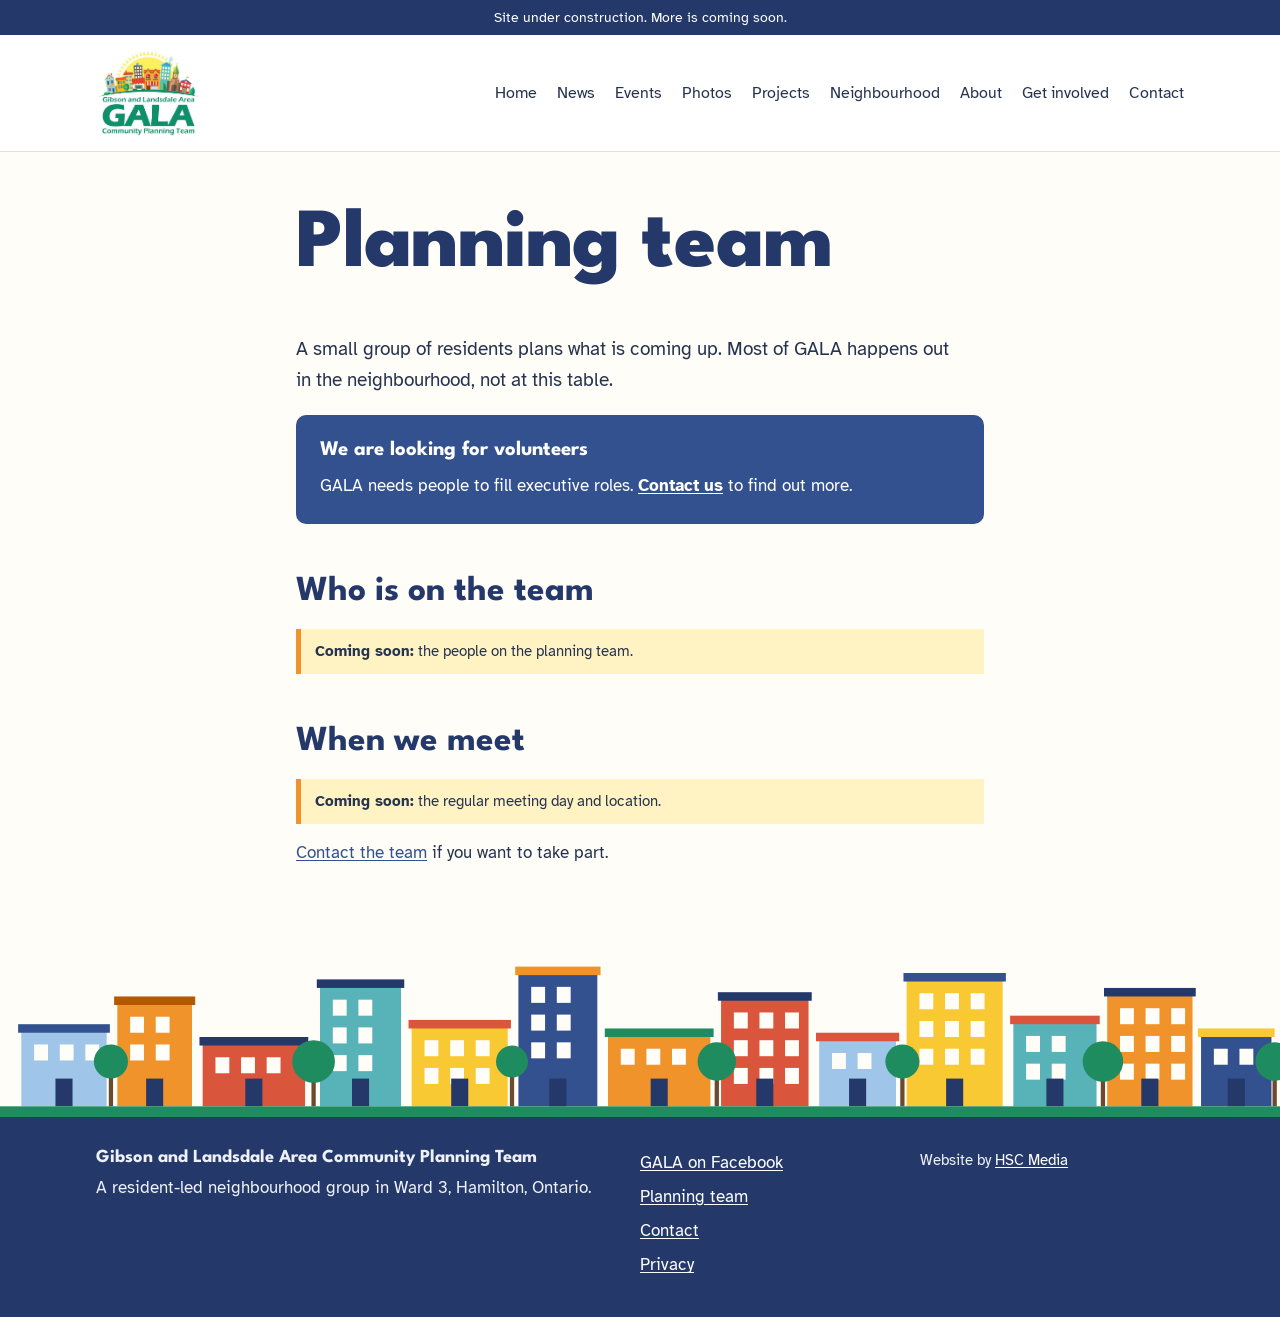
<file: planning-team.html>
<!doctype html>
<html lang="en-CA">
<head>
  <meta charset="utf-8">
  <meta name="viewport" content="width=device-width, initial-scale=1">
  <!-- Remove this robots line at launch. -->
  <meta name="robots" content="noindex">
  <title>Planning team | GALA</title>
  <meta name="description" content="The small GALA planning team: who they are and when they meet.">
  <link rel="icon" type="image/png" sizes="32x32" href="assets/favicon-32.png">
  <link rel="icon" type="image/png" sizes="192x192" href="assets/favicon-192.png">
  <link rel="apple-touch-icon" href="assets/apple-touch-icon.png">
  <link rel="preconnect" href="https://fonts.googleapis.com">
  <link rel="preconnect" href="https://fonts.gstatic.com" crossorigin>
  <link href="https://fonts.googleapis.com/css2?family=Atkinson+Hyperlegible:ital,wght@0,400;0,700;1,400&family=League+Spartan:wght@700;800&display=swap" rel="stylesheet">
  <link rel="stylesheet" href="assets/style.css">
</head>
<body>
  <a class="skip" href="#main">Skip to content</a>
  <p class="draft-bar">Site under construction. More is coming soon.</p>
  <header class="site-head">
    <div class="wrap head-row">
      <a class="brand" href="index.html"><img class="brand-logo" src="assets/gala-logo.png" alt="GALA: Gibson and Landsdale Area Community Planning Team" width="478" height="418"></a>
      <nav aria-label="Main">
        <a href="index.html">Home</a>
        <a href="news.html">News</a>
        <a href="events.html">Events</a>
        <a href="photos.html">Photos</a>
        <a href="projects.html">Projects</a>
        <a href="neighbourhood.html">Neighbourhood</a>
        <a href="about.html">About</a>
        <a href="get-involved.html">Get involved</a>
        <a href="contact.html">Contact</a>
      </nav>
    </div>
  </header>
  <main id="main">

    <section class="wrap section page-top narrow">
      <h1>Planning team</h1>
      <p class="lead">A small group of residents plans what is coming up. Most of GALA happens out in the neighbourhood, not at this table.</p>
      <div class="callout"><h3>We are looking for volunteers</h3><p>GALA needs people to fill executive roles. <a href="contact.html">Contact us</a> to find out more.</p></div>
      <h2>Who is on the team</h2>
      <p class="todo"><strong>Coming soon:</strong> the people on the planning team.</p>
      <h2>When we meet</h2>
      <p class="todo"><strong>Coming soon:</strong> the regular meeting day and location.</p>
      <p><a href="contact.html">Contact the team</a> if you want to take part.</p>
    </section>
  </main>
  <svg class="street street-foot" viewBox="0 0 1200 180" preserveAspectRatio="xMidYMax slice" aria-hidden="true" focusable="false"><rect x="20" y="100" width="80" height="70" fill="#9fc5e8"/><rect x="17" y="93" width="86" height="8" fill="#33508f"/><rect x="32" y="112" width="13" height="15" fill="#fffdf7"/><rect x="56" y="112" width="13" height="15" fill="#fffdf7"/><rect x="80" y="112" width="13" height="15" fill="#fffdf7"/><rect x="52" y="144" width="16" height="26" fill="#24386a"/><rect x="110" y="74" width="70" height="96" fill="#f0932b"/><rect x="107" y="67" width="76" height="8" fill="#b35a00"/><rect x="122" y="86" width="13" height="15" fill="#fffdf7"/><rect x="146" y="86" width="13" height="15" fill="#fffdf7"/><rect x="122" y="112" width="13" height="15" fill="#fffdf7"/><rect x="146" y="112" width="13" height="15" fill="#fffdf7"/><rect x="137" y="144" width="16" height="26" fill="#24386a"/><rect x="190" y="112" width="96" height="58" fill="#d9553b"/><rect x="187" y="105" width="102" height="8" fill="#24386a"/><rect x="202" y="124" width="13" height="15" fill="#fffdf7"/><rect x="226" y="124" width="13" height="15" fill="#fffdf7"/><rect x="250" y="124" width="13" height="15" fill="#fffdf7"/><rect x="230" y="144" width="16" height="26" fill="#24386a"/><rect x="300" y="58" width="76" height="112" fill="#57b3b8"/><rect x="297" y="51" width="82" height="8" fill="#24386a"/><rect x="312" y="70" width="13" height="15" fill="#fffdf7"/><rect x="336" y="70" width="13" height="15" fill="#fffdf7"/><rect x="312" y="96" width="13" height="15" fill="#fffdf7"/><rect x="336" y="96" width="13" height="15" fill="#fffdf7"/><rect x="312" y="122" width="13" height="15" fill="#fffdf7"/><rect x="336" y="122" width="13" height="15" fill="#fffdf7"/><rect x="330" y="144" width="16" height="26" fill="#24386a"/><rect x="386" y="96" width="90" height="74" fill="#f9c933"/><rect x="383" y="89" width="96" height="8" fill="#d9553b"/><rect x="398" y="108" width="13" height="15" fill="#fffdf7"/><rect x="422" y="108" width="13" height="15" fill="#fffdf7"/><rect x="446" y="108" width="13" height="15" fill="#fffdf7"/><rect x="398" y="134" width="13" height="15" fill="#fffdf7"/><rect x="422" y="134" width="13" height="15" fill="#fffdf7"/><rect x="446" y="134" width="13" height="15" fill="#fffdf7"/><rect x="423" y="144" width="16" height="26" fill="#24386a"/><rect x="486" y="46" width="74" height="124" fill="#33508f"/><rect x="483" y="39" width="80" height="8" fill="#f0932b"/><rect x="498" y="58" width="13" height="15" fill="#fffdf7"/><rect x="522" y="58" width="13" height="15" fill="#fffdf7"/><rect x="498" y="84" width="13" height="15" fill="#fffdf7"/><rect x="522" y="84" width="13" height="15" fill="#fffdf7"/><rect x="498" y="110" width="13" height="15" fill="#fffdf7"/><rect x="522" y="110" width="13" height="15" fill="#fffdf7"/><rect x="515" y="144" width="16" height="26" fill="#24386a"/><rect x="570" y="104" width="96" height="66" fill="#f0932b"/><rect x="567" y="97" width="102" height="8" fill="#1e8c5f"/><rect x="582" y="116" width="13" height="15" fill="#fffdf7"/><rect x="606" y="116" width="13" height="15" fill="#fffdf7"/><rect x="630" y="116" width="13" height="15" fill="#fffdf7"/><rect x="610" y="144" width="16" height="26" fill="#24386a"/><rect x="676" y="70" width="82" height="100" fill="#d9553b"/><rect x="673" y="63" width="88" height="8" fill="#24386a"/><rect x="688" y="82" width="13" height="15" fill="#fffdf7"/><rect x="712" y="82" width="13" height="15" fill="#fffdf7"/><rect x="736" y="82" width="13" height="15" fill="#fffdf7"/><rect x="688" y="108" width="13" height="15" fill="#fffdf7"/><rect x="712" y="108" width="13" height="15" fill="#fffdf7"/><rect x="736" y="108" width="13" height="15" fill="#fffdf7"/><rect x="688" y="134" width="13" height="15" fill="#fffdf7"/><rect x="712" y="134" width="13" height="15" fill="#fffdf7"/><rect x="736" y="134" width="13" height="15" fill="#fffdf7"/><rect x="709" y="144" width="16" height="26" fill="#24386a"/><rect x="768" y="108" width="72" height="62" fill="#9fc5e8"/><rect x="765" y="101" width="78" height="8" fill="#d9553b"/><rect x="780" y="120" width="13" height="15" fill="#fffdf7"/><rect x="804" y="120" width="13" height="15" fill="#fffdf7"/><rect x="796" y="144" width="16" height="26" fill="#24386a"/><rect x="850" y="52" width="90" height="118" fill="#f9c933"/><rect x="847" y="45" width="96" height="8" fill="#33508f"/><rect x="862" y="64" width="13" height="15" fill="#fffdf7"/><rect x="886" y="64" width="13" height="15" fill="#fffdf7"/><rect x="910" y="64" width="13" height="15" fill="#fffdf7"/><rect x="862" y="90" width="13" height="15" fill="#fffdf7"/><rect x="886" y="90" width="13" height="15" fill="#fffdf7"/><rect x="910" y="90" width="13" height="15" fill="#fffdf7"/><rect x="862" y="116" width="13" height="15" fill="#fffdf7"/><rect x="886" y="116" width="13" height="15" fill="#fffdf7"/><rect x="910" y="116" width="13" height="15" fill="#fffdf7"/><rect x="887" y="144" width="16" height="26" fill="#24386a"/><rect x="950" y="92" width="78" height="78" fill="#57b3b8"/><rect x="947" y="85" width="84" height="8" fill="#d9553b"/><rect x="962" y="104" width="13" height="15" fill="#fffdf7"/><rect x="986" y="104" width="13" height="15" fill="#fffdf7"/><rect x="962" y="130" width="13" height="15" fill="#fffdf7"/><rect x="986" y="130" width="13" height="15" fill="#fffdf7"/><rect x="981" y="144" width="16" height="26" fill="#24386a"/><rect x="1038" y="66" width="80" height="104" fill="#f0932b"/><rect x="1035" y="59" width="86" height="8" fill="#24386a"/><rect x="1050" y="78" width="13" height="15" fill="#fffdf7"/><rect x="1074" y="78" width="13" height="15" fill="#fffdf7"/><rect x="1098" y="78" width="13" height="15" fill="#fffdf7"/><rect x="1050" y="104" width="13" height="15" fill="#fffdf7"/><rect x="1074" y="104" width="13" height="15" fill="#fffdf7"/><rect x="1098" y="104" width="13" height="15" fill="#fffdf7"/><rect x="1050" y="130" width="13" height="15" fill="#fffdf7"/><rect x="1074" y="130" width="13" height="15" fill="#fffdf7"/><rect x="1098" y="130" width="13" height="15" fill="#fffdf7"/><rect x="1070" y="144" width="16" height="26" fill="#24386a"/><rect x="1126" y="104" width="66" height="66" fill="#33508f"/><rect x="1123" y="97" width="72" height="8" fill="#f9c933"/><rect x="1138" y="116" width="13" height="15" fill="#fffdf7"/><rect x="1162" y="116" width="13" height="15" fill="#fffdf7"/><rect x="1151" y="144" width="16" height="26" fill="#24386a"/><rect x="102" y="136" width="4" height="34" fill="#6b4a2f"/><circle cx="104" cy="128" r="16" fill="#1e8c5f"/><rect x="292" y="136" width="4" height="34" fill="#6b4a2f"/><circle cx="294" cy="128" r="20" fill="#1e8c5f"/><rect x="478" y="136" width="4" height="34" fill="#6b4a2f"/><circle cx="480" cy="128" r="15" fill="#1e8c5f"/><rect x="670" y="136" width="4" height="34" fill="#6b4a2f"/><circle cx="672" cy="128" r="18" fill="#1e8c5f"/><rect x="844" y="136" width="4" height="34" fill="#6b4a2f"/><circle cx="846" cy="128" r="16" fill="#1e8c5f"/><rect x="1032" y="136" width="4" height="34" fill="#6b4a2f"/><circle cx="1034" cy="128" r="19" fill="#1e8c5f"/><rect x="1193" y="136" width="4" height="34" fill="#6b4a2f"/><circle cx="1195" cy="128" r="18" fill="#1e8c5f"/><rect x="0" y="170" width="1200" height="10" fill="#1e8c5f"/></svg>
  <footer class="site-foot">
    <div class="wrap foot-row">
      <div>
        <p class="foot-name">Gibson and Landsdale Area Community Planning Team</p>
        <p>A resident-led neighbourhood group in Ward 3, Hamilton, Ontario.</p>
      </div>
      <div>
        <p><a href="https://www.facebook.com/groups/GibsonLandsdale">GALA on Facebook</a></p>
        <p><a href="planning-team.html">Planning team</a></p>
        <p><a href="contact.html">Contact</a></p>
        <p><a href="privacy.html">Privacy</a></p>
      </div>
      <p class="credit">Website by <a href="https://hammerstreetclean.org">HSC Media</a></p>
    </div>
  </footer>
</body>
</html>
</file>
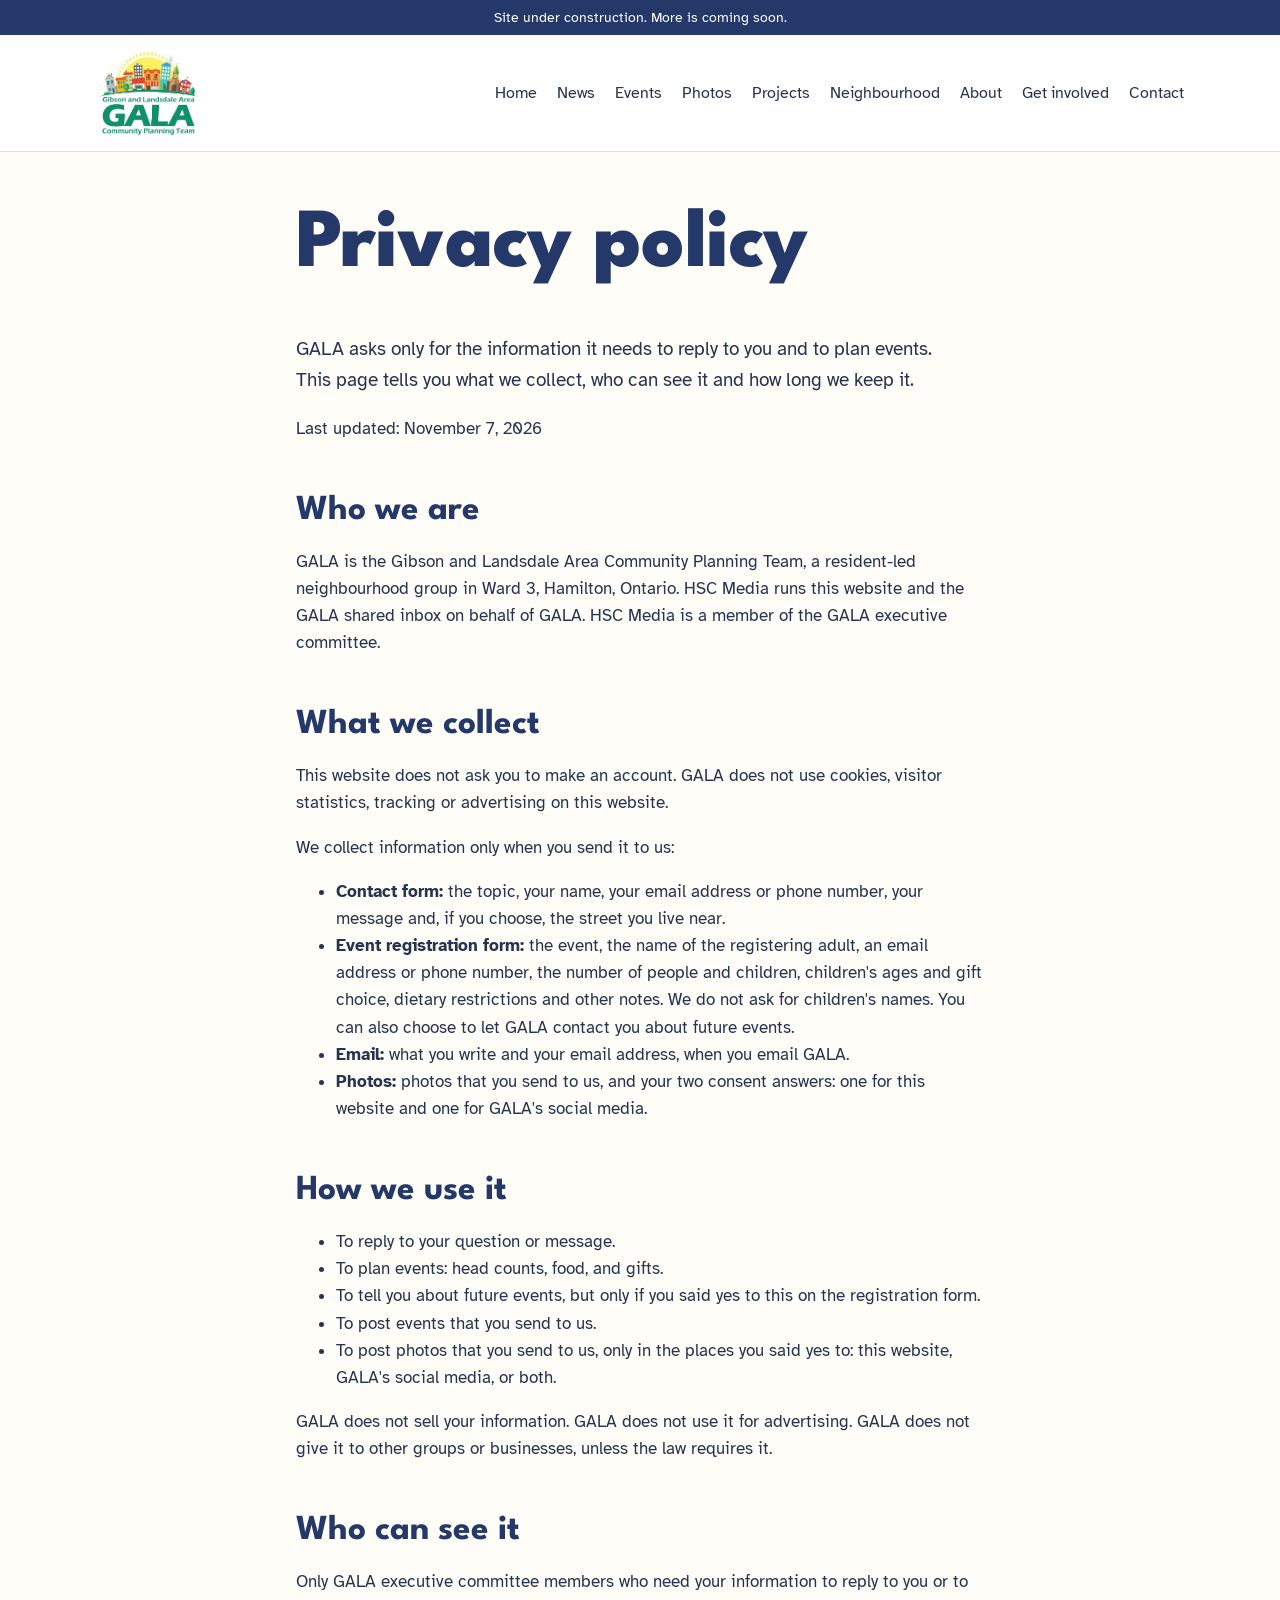
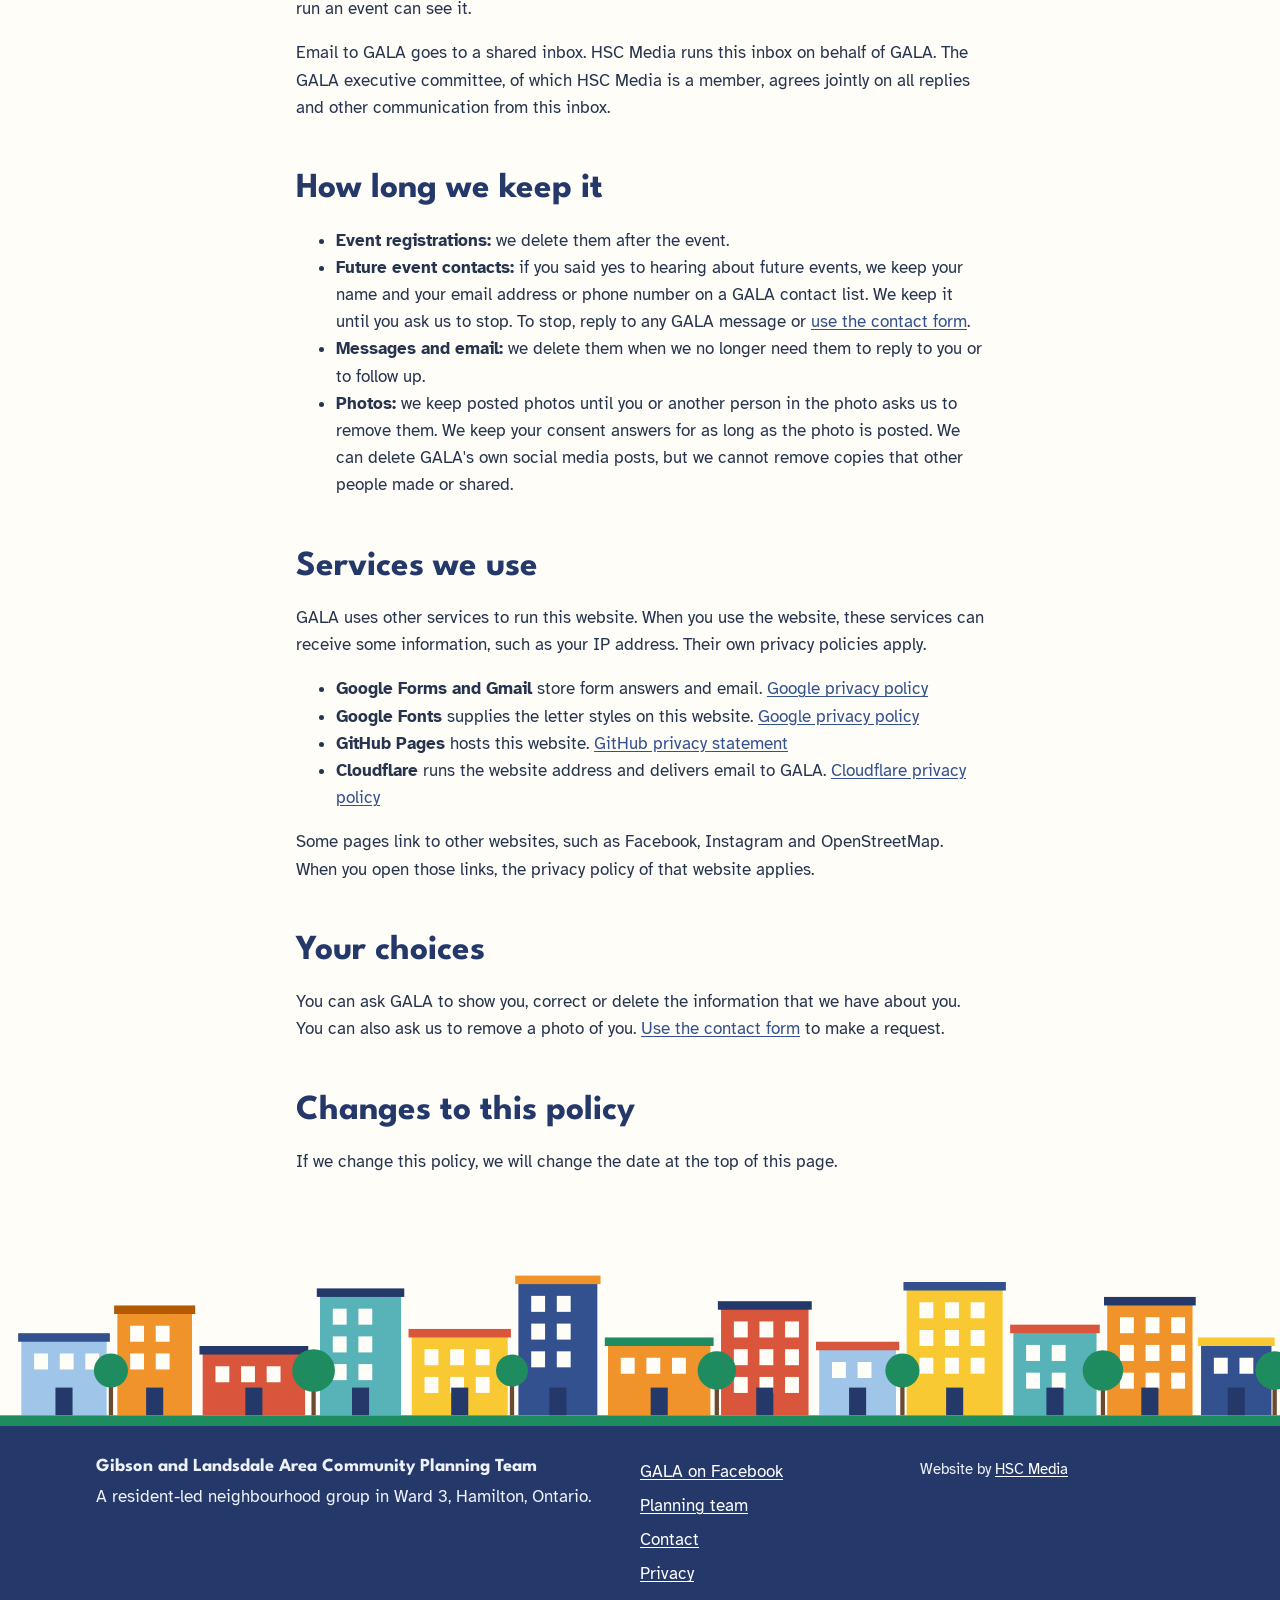
<file: privacy.html>
<!doctype html>
<html lang="en-CA">
<head>
  <meta charset="utf-8">
  <meta name="viewport" content="width=device-width, initial-scale=1">
  <!-- Remove this robots line at launch. -->
  <meta name="robots" content="noindex">
  <title>Privacy | GALA</title>
  <meta name="description" content="How GALA collects, uses and protects the information you send.">
  <link rel="icon" type="image/png" sizes="32x32" href="assets/favicon-32.png">
  <link rel="icon" type="image/png" sizes="192x192" href="assets/favicon-192.png">
  <link rel="apple-touch-icon" href="assets/apple-touch-icon.png">
  <link rel="preconnect" href="https://fonts.googleapis.com">
  <link rel="preconnect" href="https://fonts.gstatic.com" crossorigin>
  <link href="https://fonts.googleapis.com/css2?family=Atkinson+Hyperlegible:ital,wght@0,400;0,700;1,400&family=League+Spartan:wght@700;800&display=swap" rel="stylesheet">
  <link rel="stylesheet" href="assets/style.css">
</head>
<body>
  <a class="skip" href="#main">Skip to content</a>
  <p class="draft-bar">Site under construction. More is coming soon.</p>
  <header class="site-head">
    <div class="wrap head-row">
      <a class="brand" href="index.html"><img class="brand-logo" src="assets/gala-logo.png" alt="GALA: Gibson and Landsdale Area Community Planning Team" width="478" height="418"></a>
      <nav aria-label="Main">
        <a href="index.html">Home</a>
        <a href="news.html">News</a>
        <a href="events.html">Events</a>
        <a href="photos.html">Photos</a>
        <a href="projects.html">Projects</a>
        <a href="neighbourhood.html">Neighbourhood</a>
        <a href="about.html">About</a>
        <a href="get-involved.html">Get involved</a>
        <a href="contact.html">Contact</a>
      </nav>
    </div>
  </header>
  <main id="main">

    <section class="wrap section page-top narrow prose">
      <h1>Privacy policy</h1>
      <p class="lead">GALA asks only for the information it needs to reply to you and to plan events. This page tells you what we collect, who can see it and how long we keep it.</p>
      <p class="meta">Last updated: November 7, 2026</p>

      <h2>Who we are</h2>
      <p>GALA is the Gibson and Landsdale Area Community Planning Team, a resident-led neighbourhood group in Ward 3, Hamilton, Ontario. HSC Media runs this website and the GALA shared inbox on behalf of GALA. HSC Media is a member of the GALA executive committee.</p>

      <h2>What we collect</h2>
      <p>This website does not ask you to make an account. GALA does not use cookies, visitor statistics, tracking or advertising on this website.</p>
      <p>We collect information only when you send it to us:</p>
      <ul>
        <li><strong>Contact form:</strong> the topic, your name, your email address or phone number, your message and, if you choose, the street you live near.</li>
        <li><strong>Event registration form:</strong> the event, the name of the registering adult, an email address or phone number, the number of people and children, children's ages and gift choice, dietary restrictions and other notes. We do not ask for children's names. You can also choose to let GALA contact you about future events.</li>
        <li><strong>Email:</strong> what you write and your email address, when you email GALA.</li>
        <li><strong>Photos:</strong> photos that you send to us, and your two consent answers: one for this website and one for GALA's social media.</li>
      </ul>

      <h2>How we use it</h2>
      <ul>
        <li>To reply to your question or message.</li>
        <li>To plan events: head counts, food, and gifts.</li>
        <li>To tell you about future events, but only if you said yes to this on the registration form.</li>
        <li>To post events that you send to us.</li>
        <li>To post photos that you send to us, only in the places you said yes to: this website, GALA's social media, or both.</li>
      </ul>
      <p>GALA does not sell your information. GALA does not use it for advertising. GALA does not give it to other groups or businesses, unless the law requires it.</p>

      <h2>Who can see it</h2>
      <p>Only GALA executive committee members who need your information to reply to you or to run an event can see it.</p>
      <p>Email to GALA goes to a shared inbox. HSC Media runs this inbox on behalf of GALA. The GALA executive committee, of which HSC Media is a member, agrees jointly on all replies and other communication from this inbox.</p>

      <h2>How long we keep it</h2>
      <ul>
        <li><strong>Event registrations:</strong> we delete them after the event.</li>
        <li><strong>Future event contacts:</strong> if you said yes to hearing about future events, we keep your name and your email address or phone number on a GALA contact list. We keep it until you ask us to stop. To stop, reply to any GALA message or <a href="contact.html#form">use the contact form</a>.</li>
        <li><strong>Messages and email:</strong> we delete them when we no longer need them to reply to you or to follow up.</li>
        <li><strong>Photos:</strong> we keep posted photos until you or another person in the photo asks us to remove them. We keep your consent answers for as long as the photo is posted. We can delete GALA's own social media posts, but we cannot remove copies that other people made or shared.</li>
      </ul>

      <h2>Services we use</h2>
      <p>GALA uses other services to run this website. When you use the website, these services can receive some information, such as your IP address. Their own privacy policies apply.</p>
      <ul>
        <li><strong>Google Forms and Gmail</strong> store form answers and email. <a href="https://policies.google.com/privacy">Google privacy policy</a></li>
        <li><strong>Google Fonts</strong> supplies the letter styles on this website. <a href="https://policies.google.com/privacy">Google privacy policy</a></li>
        <li><strong>GitHub Pages</strong> hosts this website. <a href="https://docs.github.com/en/site-policy/privacy-policies/github-general-privacy-statement">GitHub privacy statement</a></li>
        <li><strong>Cloudflare</strong> runs the website address and delivers email to GALA. <a href="https://www.cloudflare.com/privacypolicy/">Cloudflare privacy policy</a></li>
      </ul>
      <p>Some pages link to other websites, such as Facebook, Instagram and OpenStreetMap. When you open those links, the privacy policy of that website applies.</p>

      <h2>Your choices</h2>
      <p>You can ask GALA to show you, correct or delete the information that we have about you. You can also ask us to remove a photo of you. <a href="contact.html#form">Use the contact form</a> to make a request.</p>

      <h2>Changes to this policy</h2>
      <p>If we change this policy, we will change the date at the top of this page.</p>
    </section>
  </main>
  <svg class="street street-foot" viewBox="0 0 1200 180" preserveAspectRatio="xMidYMax slice" aria-hidden="true" focusable="false"><rect x="20" y="100" width="80" height="70" fill="#9fc5e8"/><rect x="17" y="93" width="86" height="8" fill="#33508f"/><rect x="32" y="112" width="13" height="15" fill="#fffdf7"/><rect x="56" y="112" width="13" height="15" fill="#fffdf7"/><rect x="80" y="112" width="13" height="15" fill="#fffdf7"/><rect x="52" y="144" width="16" height="26" fill="#24386a"/><rect x="110" y="74" width="70" height="96" fill="#f0932b"/><rect x="107" y="67" width="76" height="8" fill="#b35a00"/><rect x="122" y="86" width="13" height="15" fill="#fffdf7"/><rect x="146" y="86" width="13" height="15" fill="#fffdf7"/><rect x="122" y="112" width="13" height="15" fill="#fffdf7"/><rect x="146" y="112" width="13" height="15" fill="#fffdf7"/><rect x="137" y="144" width="16" height="26" fill="#24386a"/><rect x="190" y="112" width="96" height="58" fill="#d9553b"/><rect x="187" y="105" width="102" height="8" fill="#24386a"/><rect x="202" y="124" width="13" height="15" fill="#fffdf7"/><rect x="226" y="124" width="13" height="15" fill="#fffdf7"/><rect x="250" y="124" width="13" height="15" fill="#fffdf7"/><rect x="230" y="144" width="16" height="26" fill="#24386a"/><rect x="300" y="58" width="76" height="112" fill="#57b3b8"/><rect x="297" y="51" width="82" height="8" fill="#24386a"/><rect x="312" y="70" width="13" height="15" fill="#fffdf7"/><rect x="336" y="70" width="13" height="15" fill="#fffdf7"/><rect x="312" y="96" width="13" height="15" fill="#fffdf7"/><rect x="336" y="96" width="13" height="15" fill="#fffdf7"/><rect x="312" y="122" width="13" height="15" fill="#fffdf7"/><rect x="336" y="122" width="13" height="15" fill="#fffdf7"/><rect x="330" y="144" width="16" height="26" fill="#24386a"/><rect x="386" y="96" width="90" height="74" fill="#f9c933"/><rect x="383" y="89" width="96" height="8" fill="#d9553b"/><rect x="398" y="108" width="13" height="15" fill="#fffdf7"/><rect x="422" y="108" width="13" height="15" fill="#fffdf7"/><rect x="446" y="108" width="13" height="15" fill="#fffdf7"/><rect x="398" y="134" width="13" height="15" fill="#fffdf7"/><rect x="422" y="134" width="13" height="15" fill="#fffdf7"/><rect x="446" y="134" width="13" height="15" fill="#fffdf7"/><rect x="423" y="144" width="16" height="26" fill="#24386a"/><rect x="486" y="46" width="74" height="124" fill="#33508f"/><rect x="483" y="39" width="80" height="8" fill="#f0932b"/><rect x="498" y="58" width="13" height="15" fill="#fffdf7"/><rect x="522" y="58" width="13" height="15" fill="#fffdf7"/><rect x="498" y="84" width="13" height="15" fill="#fffdf7"/><rect x="522" y="84" width="13" height="15" fill="#fffdf7"/><rect x="498" y="110" width="13" height="15" fill="#fffdf7"/><rect x="522" y="110" width="13" height="15" fill="#fffdf7"/><rect x="515" y="144" width="16" height="26" fill="#24386a"/><rect x="570" y="104" width="96" height="66" fill="#f0932b"/><rect x="567" y="97" width="102" height="8" fill="#1e8c5f"/><rect x="582" y="116" width="13" height="15" fill="#fffdf7"/><rect x="606" y="116" width="13" height="15" fill="#fffdf7"/><rect x="630" y="116" width="13" height="15" fill="#fffdf7"/><rect x="610" y="144" width="16" height="26" fill="#24386a"/><rect x="676" y="70" width="82" height="100" fill="#d9553b"/><rect x="673" y="63" width="88" height="8" fill="#24386a"/><rect x="688" y="82" width="13" height="15" fill="#fffdf7"/><rect x="712" y="82" width="13" height="15" fill="#fffdf7"/><rect x="736" y="82" width="13" height="15" fill="#fffdf7"/><rect x="688" y="108" width="13" height="15" fill="#fffdf7"/><rect x="712" y="108" width="13" height="15" fill="#fffdf7"/><rect x="736" y="108" width="13" height="15" fill="#fffdf7"/><rect x="688" y="134" width="13" height="15" fill="#fffdf7"/><rect x="712" y="134" width="13" height="15" fill="#fffdf7"/><rect x="736" y="134" width="13" height="15" fill="#fffdf7"/><rect x="709" y="144" width="16" height="26" fill="#24386a"/><rect x="768" y="108" width="72" height="62" fill="#9fc5e8"/><rect x="765" y="101" width="78" height="8" fill="#d9553b"/><rect x="780" y="120" width="13" height="15" fill="#fffdf7"/><rect x="804" y="120" width="13" height="15" fill="#fffdf7"/><rect x="796" y="144" width="16" height="26" fill="#24386a"/><rect x="850" y="52" width="90" height="118" fill="#f9c933"/><rect x="847" y="45" width="96" height="8" fill="#33508f"/><rect x="862" y="64" width="13" height="15" fill="#fffdf7"/><rect x="886" y="64" width="13" height="15" fill="#fffdf7"/><rect x="910" y="64" width="13" height="15" fill="#fffdf7"/><rect x="862" y="90" width="13" height="15" fill="#fffdf7"/><rect x="886" y="90" width="13" height="15" fill="#fffdf7"/><rect x="910" y="90" width="13" height="15" fill="#fffdf7"/><rect x="862" y="116" width="13" height="15" fill="#fffdf7"/><rect x="886" y="116" width="13" height="15" fill="#fffdf7"/><rect x="910" y="116" width="13" height="15" fill="#fffdf7"/><rect x="887" y="144" width="16" height="26" fill="#24386a"/><rect x="950" y="92" width="78" height="78" fill="#57b3b8"/><rect x="947" y="85" width="84" height="8" fill="#d9553b"/><rect x="962" y="104" width="13" height="15" fill="#fffdf7"/><rect x="986" y="104" width="13" height="15" fill="#fffdf7"/><rect x="962" y="130" width="13" height="15" fill="#fffdf7"/><rect x="986" y="130" width="13" height="15" fill="#fffdf7"/><rect x="981" y="144" width="16" height="26" fill="#24386a"/><rect x="1038" y="66" width="80" height="104" fill="#f0932b"/><rect x="1035" y="59" width="86" height="8" fill="#24386a"/><rect x="1050" y="78" width="13" height="15" fill="#fffdf7"/><rect x="1074" y="78" width="13" height="15" fill="#fffdf7"/><rect x="1098" y="78" width="13" height="15" fill="#fffdf7"/><rect x="1050" y="104" width="13" height="15" fill="#fffdf7"/><rect x="1074" y="104" width="13" height="15" fill="#fffdf7"/><rect x="1098" y="104" width="13" height="15" fill="#fffdf7"/><rect x="1050" y="130" width="13" height="15" fill="#fffdf7"/><rect x="1074" y="130" width="13" height="15" fill="#fffdf7"/><rect x="1098" y="130" width="13" height="15" fill="#fffdf7"/><rect x="1070" y="144" width="16" height="26" fill="#24386a"/><rect x="1126" y="104" width="66" height="66" fill="#33508f"/><rect x="1123" y="97" width="72" height="8" fill="#f9c933"/><rect x="1138" y="116" width="13" height="15" fill="#fffdf7"/><rect x="1162" y="116" width="13" height="15" fill="#fffdf7"/><rect x="1151" y="144" width="16" height="26" fill="#24386a"/><rect x="102" y="136" width="4" height="34" fill="#6b4a2f"/><circle cx="104" cy="128" r="16" fill="#1e8c5f"/><rect x="292" y="136" width="4" height="34" fill="#6b4a2f"/><circle cx="294" cy="128" r="20" fill="#1e8c5f"/><rect x="478" y="136" width="4" height="34" fill="#6b4a2f"/><circle cx="480" cy="128" r="15" fill="#1e8c5f"/><rect x="670" y="136" width="4" height="34" fill="#6b4a2f"/><circle cx="672" cy="128" r="18" fill="#1e8c5f"/><rect x="844" y="136" width="4" height="34" fill="#6b4a2f"/><circle cx="846" cy="128" r="16" fill="#1e8c5f"/><rect x="1032" y="136" width="4" height="34" fill="#6b4a2f"/><circle cx="1034" cy="128" r="19" fill="#1e8c5f"/><rect x="1193" y="136" width="4" height="34" fill="#6b4a2f"/><circle cx="1195" cy="128" r="18" fill="#1e8c5f"/><rect x="0" y="170" width="1200" height="10" fill="#1e8c5f"/></svg>
  <footer class="site-foot">
    <div class="wrap foot-row">
      <div>
        <p class="foot-name">Gibson and Landsdale Area Community Planning Team</p>
        <p>A resident-led neighbourhood group in Ward 3, Hamilton, Ontario.</p>
      </div>
      <div>
        <p><a href="https://www.facebook.com/groups/GibsonLandsdale">GALA on Facebook</a></p>
        <p><a href="planning-team.html">Planning team</a></p>
        <p><a href="contact.html">Contact</a></p>
        <p><a href="privacy.html">Privacy</a></p>
      </div>
      <p class="credit">Website by <a href="https://hammerstreetclean.org">HSC Media</a></p>
    </div>
  </footer>
</body>
</html>
</file>
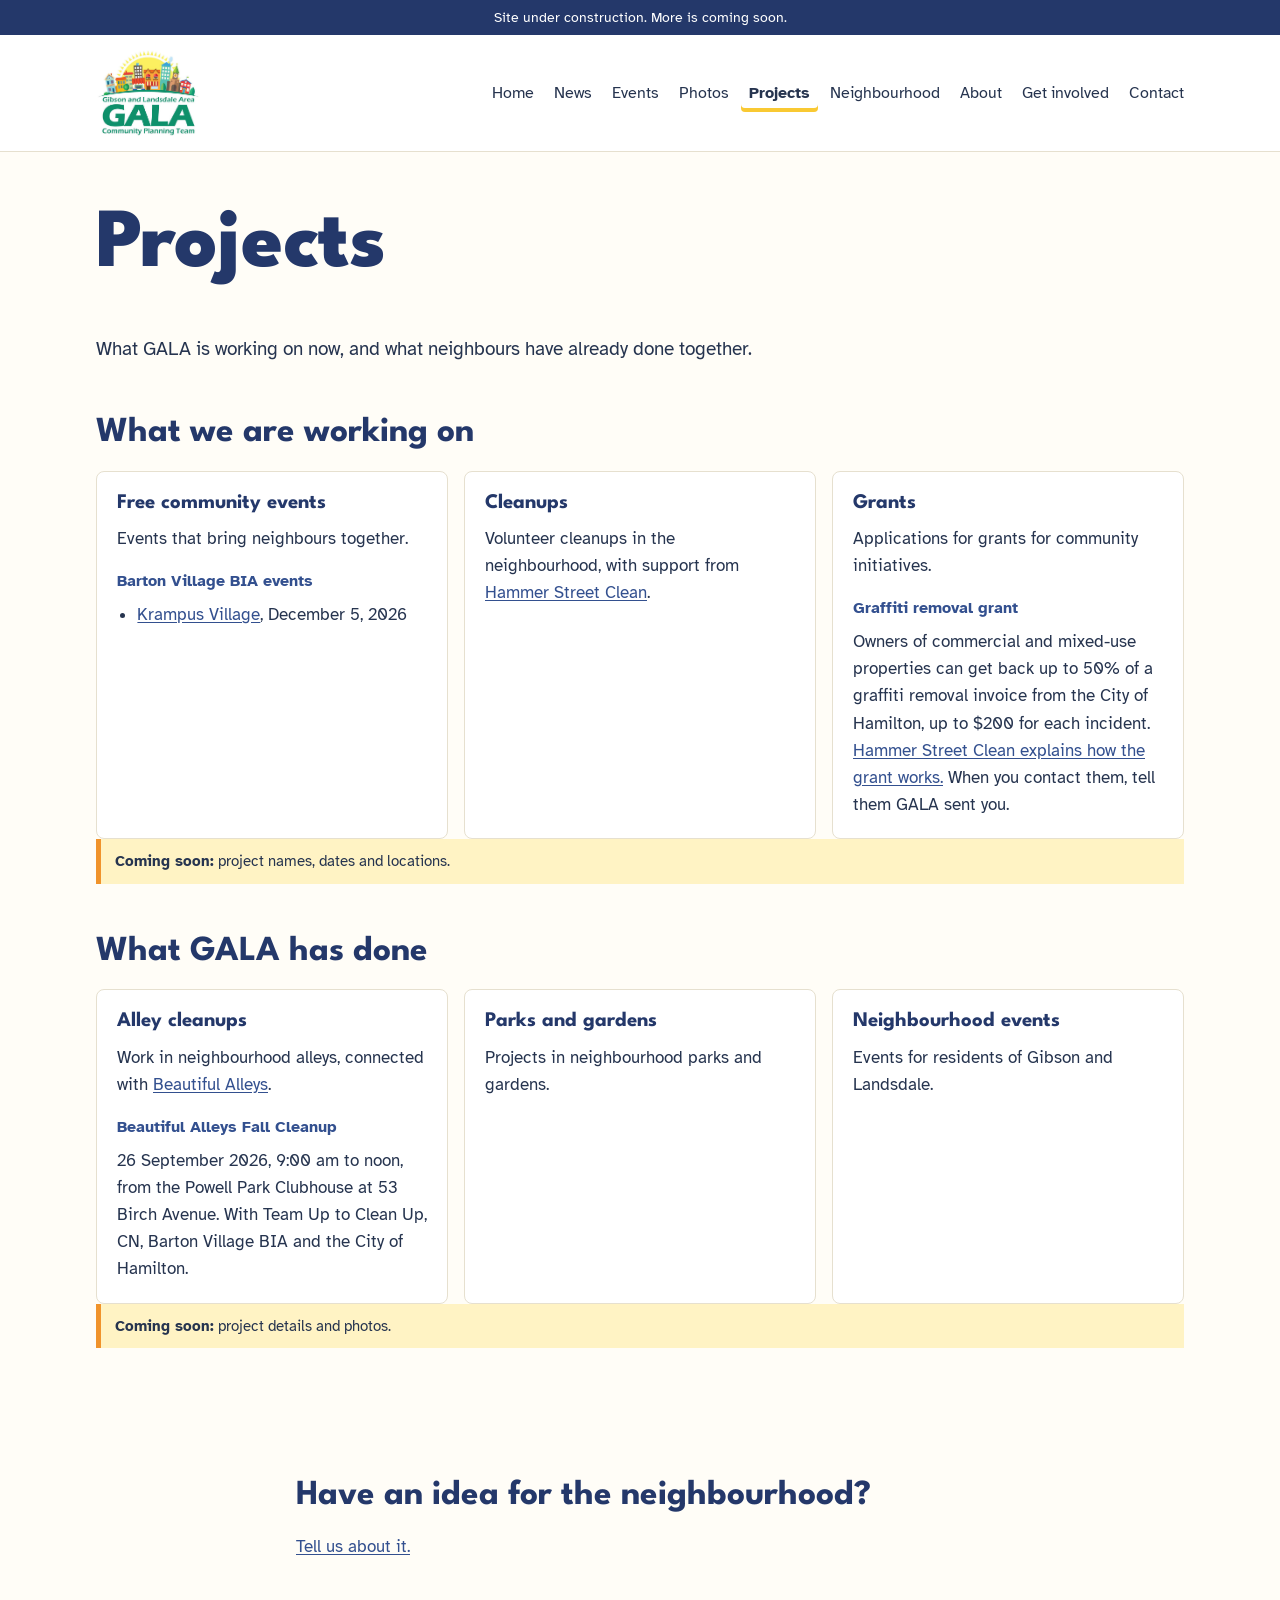
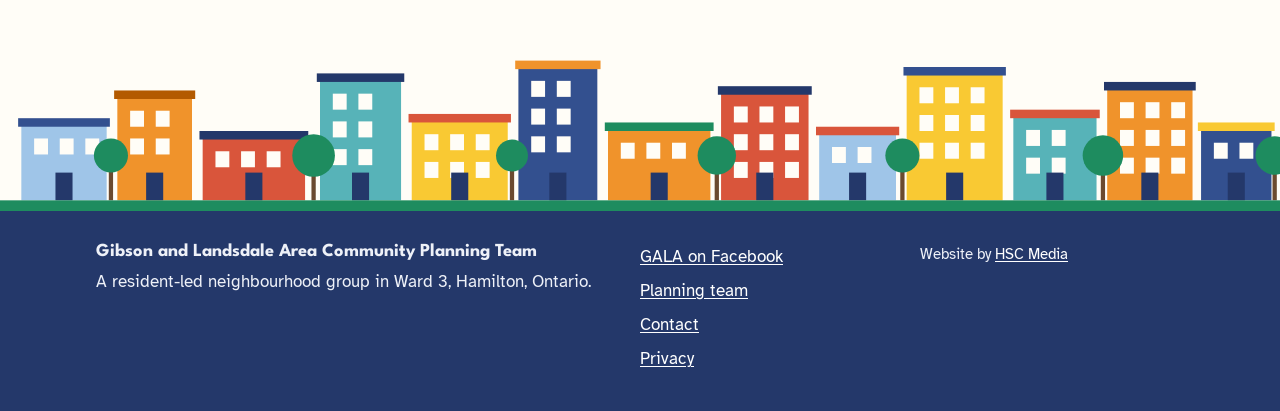
<file: projects.html>
<!doctype html>
<html lang="en-CA">
<head>
  <meta charset="utf-8">
  <meta name="viewport" content="width=device-width, initial-scale=1">
  <!-- Remove this robots line at launch. -->
  <meta name="robots" content="noindex">
  <title>Projects | GALA</title>
  <meta name="description" content="What GALA is working on now and what it has done in Gibson and Landsdale.">
  <link rel="icon" type="image/png" sizes="32x32" href="assets/favicon-32.png">
  <link rel="icon" type="image/png" sizes="192x192" href="assets/favicon-192.png">
  <link rel="apple-touch-icon" href="assets/apple-touch-icon.png">
  <link rel="preconnect" href="https://fonts.googleapis.com">
  <link rel="preconnect" href="https://fonts.gstatic.com" crossorigin>
  <link href="https://fonts.googleapis.com/css2?family=Atkinson+Hyperlegible:ital,wght@0,400;0,700;1,400&family=League+Spartan:wght@700;800&display=swap" rel="stylesheet">
  <link rel="stylesheet" href="assets/style.css">
</head>
<body>
  <a class="skip" href="#main">Skip to content</a>
  <p class="draft-bar">Site under construction. More is coming soon.</p>
  <header class="site-head">
    <div class="wrap head-row">
      <a class="brand" href="index.html"><img class="brand-logo" src="assets/gala-logo.png" alt="GALA: Gibson and Landsdale Area Community Planning Team" width="478" height="418"></a>
      <nav aria-label="Main">
        <a href="index.html">Home</a>
        <a href="news.html">News</a>
        <a href="events.html">Events</a>
        <a href="photos.html">Photos</a>
        <a href="projects.html" aria-current="page">Projects</a>
        <a href="neighbourhood.html">Neighbourhood</a>
        <a href="about.html">About</a>
        <a href="get-involved.html">Get involved</a>
        <a href="contact.html">Contact</a>
      </nav>
    </div>
  </header>
  <main id="main">

    <section class="wrap section page-top">
      <h1>Projects</h1>
      <p class="lead">What GALA is working on now, and what neighbours have already done together.</p>
      <h2>What we are working on</h2>
      <div class="cards">
        <div class="card"><h3>Free community events</h3><p>Events that bring neighbours together.</p><div data-bia-events hidden><h4>Barton Village BIA events</h4><ul class="bia-list"></ul></div></div>
        <div class="card"><h3>Cleanups</h3><p>Volunteer cleanups in the neighbourhood, with support from <a href="https://hammerstreetclean.org">Hammer Street Clean</a>.</p></div>
        <div class="card"><h3>Grants</h3><p>Applications for grants for community initiatives.</p><h4>Graffiti removal grant</h4><p>Owners of commercial and mixed-use properties can get back up to 50% of a graffiti removal invoice from the City of Hamilton, up to $200 for each incident. <a href="https://hammerstreetclean.org/grant.html">Hammer Street Clean explains how the grant works.</a> When you contact them, tell them GALA sent you.</p></div>
      </div>
      <p class="todo"><strong>Coming soon:</strong> project names, dates and locations.</p>
      <h2>What GALA has done</h2>
      <div class="cards">
        <div class="card"><h3>Alley cleanups</h3><p>Work in neighbourhood alleys, connected with <a href="https://www.beautifulalleys.ca/">Beautiful Alleys</a>.</p><h4>Beautiful Alleys Fall Cleanup</h4><p>26 September 2026, 9:00 am to noon, from the Powell Park Clubhouse at 53 Birch Avenue. With Team Up to Clean Up, CN, Barton Village BIA and the City of Hamilton.</p></div>
        <div class="card"><h3>Parks and gardens</h3><p>Projects in neighbourhood parks and gardens.</p></div>
        <div class="card"><h3>Neighbourhood events</h3><p>Events for residents of Gibson and Landsdale.</p></div>
      </div>
      <p class="todo"><strong>Coming soon:</strong> project details and photos.</p>
    </section>
    <section class="wrap section narrow">
      <h2>Have an idea for the neighbourhood?</h2>
      <p><a href="contact.html#form">Tell us about it.</a></p>
    </section>
  </main>
  <svg class="street street-foot" viewBox="0 0 1200 180" preserveAspectRatio="xMidYMax slice" aria-hidden="true" focusable="false"><rect x="20" y="100" width="80" height="70" fill="#9fc5e8"/><rect x="17" y="93" width="86" height="8" fill="#33508f"/><rect x="32" y="112" width="13" height="15" fill="#fffdf7"/><rect x="56" y="112" width="13" height="15" fill="#fffdf7"/><rect x="80" y="112" width="13" height="15" fill="#fffdf7"/><rect x="52" y="144" width="16" height="26" fill="#24386a"/><rect x="110" y="74" width="70" height="96" fill="#f0932b"/><rect x="107" y="67" width="76" height="8" fill="#b35a00"/><rect x="122" y="86" width="13" height="15" fill="#fffdf7"/><rect x="146" y="86" width="13" height="15" fill="#fffdf7"/><rect x="122" y="112" width="13" height="15" fill="#fffdf7"/><rect x="146" y="112" width="13" height="15" fill="#fffdf7"/><rect x="137" y="144" width="16" height="26" fill="#24386a"/><rect x="190" y="112" width="96" height="58" fill="#d9553b"/><rect x="187" y="105" width="102" height="8" fill="#24386a"/><rect x="202" y="124" width="13" height="15" fill="#fffdf7"/><rect x="226" y="124" width="13" height="15" fill="#fffdf7"/><rect x="250" y="124" width="13" height="15" fill="#fffdf7"/><rect x="230" y="144" width="16" height="26" fill="#24386a"/><rect x="300" y="58" width="76" height="112" fill="#57b3b8"/><rect x="297" y="51" width="82" height="8" fill="#24386a"/><rect x="312" y="70" width="13" height="15" fill="#fffdf7"/><rect x="336" y="70" width="13" height="15" fill="#fffdf7"/><rect x="312" y="96" width="13" height="15" fill="#fffdf7"/><rect x="336" y="96" width="13" height="15" fill="#fffdf7"/><rect x="312" y="122" width="13" height="15" fill="#fffdf7"/><rect x="336" y="122" width="13" height="15" fill="#fffdf7"/><rect x="330" y="144" width="16" height="26" fill="#24386a"/><rect x="386" y="96" width="90" height="74" fill="#f9c933"/><rect x="383" y="89" width="96" height="8" fill="#d9553b"/><rect x="398" y="108" width="13" height="15" fill="#fffdf7"/><rect x="422" y="108" width="13" height="15" fill="#fffdf7"/><rect x="446" y="108" width="13" height="15" fill="#fffdf7"/><rect x="398" y="134" width="13" height="15" fill="#fffdf7"/><rect x="422" y="134" width="13" height="15" fill="#fffdf7"/><rect x="446" y="134" width="13" height="15" fill="#fffdf7"/><rect x="423" y="144" width="16" height="26" fill="#24386a"/><rect x="486" y="46" width="74" height="124" fill="#33508f"/><rect x="483" y="39" width="80" height="8" fill="#f0932b"/><rect x="498" y="58" width="13" height="15" fill="#fffdf7"/><rect x="522" y="58" width="13" height="15" fill="#fffdf7"/><rect x="498" y="84" width="13" height="15" fill="#fffdf7"/><rect x="522" y="84" width="13" height="15" fill="#fffdf7"/><rect x="498" y="110" width="13" height="15" fill="#fffdf7"/><rect x="522" y="110" width="13" height="15" fill="#fffdf7"/><rect x="515" y="144" width="16" height="26" fill="#24386a"/><rect x="570" y="104" width="96" height="66" fill="#f0932b"/><rect x="567" y="97" width="102" height="8" fill="#1e8c5f"/><rect x="582" y="116" width="13" height="15" fill="#fffdf7"/><rect x="606" y="116" width="13" height="15" fill="#fffdf7"/><rect x="630" y="116" width="13" height="15" fill="#fffdf7"/><rect x="610" y="144" width="16" height="26" fill="#24386a"/><rect x="676" y="70" width="82" height="100" fill="#d9553b"/><rect x="673" y="63" width="88" height="8" fill="#24386a"/><rect x="688" y="82" width="13" height="15" fill="#fffdf7"/><rect x="712" y="82" width="13" height="15" fill="#fffdf7"/><rect x="736" y="82" width="13" height="15" fill="#fffdf7"/><rect x="688" y="108" width="13" height="15" fill="#fffdf7"/><rect x="712" y="108" width="13" height="15" fill="#fffdf7"/><rect x="736" y="108" width="13" height="15" fill="#fffdf7"/><rect x="688" y="134" width="13" height="15" fill="#fffdf7"/><rect x="712" y="134" width="13" height="15" fill="#fffdf7"/><rect x="736" y="134" width="13" height="15" fill="#fffdf7"/><rect x="709" y="144" width="16" height="26" fill="#24386a"/><rect x="768" y="108" width="72" height="62" fill="#9fc5e8"/><rect x="765" y="101" width="78" height="8" fill="#d9553b"/><rect x="780" y="120" width="13" height="15" fill="#fffdf7"/><rect x="804" y="120" width="13" height="15" fill="#fffdf7"/><rect x="796" y="144" width="16" height="26" fill="#24386a"/><rect x="850" y="52" width="90" height="118" fill="#f9c933"/><rect x="847" y="45" width="96" height="8" fill="#33508f"/><rect x="862" y="64" width="13" height="15" fill="#fffdf7"/><rect x="886" y="64" width="13" height="15" fill="#fffdf7"/><rect x="910" y="64" width="13" height="15" fill="#fffdf7"/><rect x="862" y="90" width="13" height="15" fill="#fffdf7"/><rect x="886" y="90" width="13" height="15" fill="#fffdf7"/><rect x="910" y="90" width="13" height="15" fill="#fffdf7"/><rect x="862" y="116" width="13" height="15" fill="#fffdf7"/><rect x="886" y="116" width="13" height="15" fill="#fffdf7"/><rect x="910" y="116" width="13" height="15" fill="#fffdf7"/><rect x="887" y="144" width="16" height="26" fill="#24386a"/><rect x="950" y="92" width="78" height="78" fill="#57b3b8"/><rect x="947" y="85" width="84" height="8" fill="#d9553b"/><rect x="962" y="104" width="13" height="15" fill="#fffdf7"/><rect x="986" y="104" width="13" height="15" fill="#fffdf7"/><rect x="962" y="130" width="13" height="15" fill="#fffdf7"/><rect x="986" y="130" width="13" height="15" fill="#fffdf7"/><rect x="981" y="144" width="16" height="26" fill="#24386a"/><rect x="1038" y="66" width="80" height="104" fill="#f0932b"/><rect x="1035" y="59" width="86" height="8" fill="#24386a"/><rect x="1050" y="78" width="13" height="15" fill="#fffdf7"/><rect x="1074" y="78" width="13" height="15" fill="#fffdf7"/><rect x="1098" y="78" width="13" height="15" fill="#fffdf7"/><rect x="1050" y="104" width="13" height="15" fill="#fffdf7"/><rect x="1074" y="104" width="13" height="15" fill="#fffdf7"/><rect x="1098" y="104" width="13" height="15" fill="#fffdf7"/><rect x="1050" y="130" width="13" height="15" fill="#fffdf7"/><rect x="1074" y="130" width="13" height="15" fill="#fffdf7"/><rect x="1098" y="130" width="13" height="15" fill="#fffdf7"/><rect x="1070" y="144" width="16" height="26" fill="#24386a"/><rect x="1126" y="104" width="66" height="66" fill="#33508f"/><rect x="1123" y="97" width="72" height="8" fill="#f9c933"/><rect x="1138" y="116" width="13" height="15" fill="#fffdf7"/><rect x="1162" y="116" width="13" height="15" fill="#fffdf7"/><rect x="1151" y="144" width="16" height="26" fill="#24386a"/><rect x="102" y="136" width="4" height="34" fill="#6b4a2f"/><circle cx="104" cy="128" r="16" fill="#1e8c5f"/><rect x="292" y="136" width="4" height="34" fill="#6b4a2f"/><circle cx="294" cy="128" r="20" fill="#1e8c5f"/><rect x="478" y="136" width="4" height="34" fill="#6b4a2f"/><circle cx="480" cy="128" r="15" fill="#1e8c5f"/><rect x="670" y="136" width="4" height="34" fill="#6b4a2f"/><circle cx="672" cy="128" r="18" fill="#1e8c5f"/><rect x="844" y="136" width="4" height="34" fill="#6b4a2f"/><circle cx="846" cy="128" r="16" fill="#1e8c5f"/><rect x="1032" y="136" width="4" height="34" fill="#6b4a2f"/><circle cx="1034" cy="128" r="19" fill="#1e8c5f"/><rect x="1193" y="136" width="4" height="34" fill="#6b4a2f"/><circle cx="1195" cy="128" r="18" fill="#1e8c5f"/><rect x="0" y="170" width="1200" height="10" fill="#1e8c5f"/></svg>
  <footer class="site-foot">
    <div class="wrap foot-row">
      <div>
        <p class="foot-name">Gibson and Landsdale Area Community Planning Team</p>
        <p>A resident-led neighbourhood group in Ward 3, Hamilton, Ontario.</p>
      </div>
      <div>
        <p><a href="https://www.facebook.com/groups/GibsonLandsdale">GALA on Facebook</a></p>
        <p><a href="planning-team.html">Planning team</a></p>
        <p><a href="contact.html">Contact</a></p>
        <p><a href="privacy.html">Privacy</a></p>
      </div>
      <p class="credit">Website by <a href="https://hammerstreetclean.org">HSC Media</a></p>
    </div>
  </footer>
  <script src="assets/events.js" defer></script>
</body>
</html>
</file>
<file: assets/style.css>
/* Colours come from the GALA flyer and logo. Change them here. */
:root {
  --paper: #fffdf7;
  --ink: #26344f;
  --muted: #55607a;
  --navy: #33508f;
  --navy-dark: #24386a;
  --sun: #f9c933;
  --sun-soft: #fff3c4;
  --orange: #f0932b;
  --orange-text: #b35a00;
  --green: #1e8c5f;
  --line: #e6e0cf;
  --card: #ffffff;
  --display: "League Spartan", "Trebuchet MS", sans-serif;
  --body: "Atkinson Hyperlegible", Verdana, sans-serif;
}

* { box-sizing: border-box; }
html { -webkit-text-size-adjust: 100%; }
body { margin: 0; background: var(--paper); color: var(--ink); font: 1.0625rem/1.6 var(--body); }
h1, h2, h3 { font-family: var(--display); line-height: 1.1; margin: 0 0 .5em; color: var(--navy-dark); }
h1 { font-size: clamp(2.6rem, 9vw, 5.25rem); font-weight: 800; letter-spacing: -.01em; }
h2 { font-size: clamp(1.6rem, 4vw, 2.2rem); font-weight: 700; margin-top: 1.4em; }
h3 { font-size: 1.3rem; font-weight: 700; }
p { margin: 0 0 1em; }
a { color: var(--navy); text-underline-offset: 2px; }
a:hover { color: var(--orange-text); }
:focus-visible { outline: 3px solid var(--orange); outline-offset: 2px; }

.wrap { max-width: 1120px; margin-inline: auto; padding-inline: 16px; }
.narrow { max-width: 720px; }
.section { padding-block: 32px; }
.page-top { padding-top: 48px; }
.lead { font-size: 1.2rem; max-width: 42rem; }
.skip { position: absolute; left: -999px; }
.skip:focus { left: 8px; top: 8px; background: #fff; padding: 8px; z-index: 5; }

.draft-bar { margin: 0; padding: 6px 16px; background: var(--navy-dark); color: #fff; font-size: .9rem; text-align: center; }

.site-head { background: #fff; border-bottom: 1px solid var(--line); }
.head-row { display: flex; flex-wrap: wrap; align-items: center; justify-content: space-between; gap: 8px 24px; padding-block: 12px; }
.brand { color: var(--navy); text-decoration: none; display: flex; align-items: baseline; gap: 10px; flex-wrap: wrap; }
.brand-logo { display: block; height: 92px; width: auto; }
.site-head nav { display: flex; flex-wrap: wrap; gap: 2px 4px; margin-inline: -8px; }
.site-head nav a { color: var(--ink); text-decoration: none; padding: 6px 8px; border-radius: 4px; font-size: .98rem; }
.site-head nav a:hover { background: var(--sun-soft); color: var(--navy-dark); }
.site-head nav a[aria-current] { box-shadow: inset 0 -4px 0 var(--sun); font-weight: 700; }

.hero { background: var(--sun-soft); padding-top: 48px; }
.eyebrow { font: 700 1.05rem var(--display); color: var(--orange-text); margin-bottom: .6em; }
.brush { display: inline-block; background: var(--sun); padding: .12em .28em .02em; border-radius: 255px 18px 225px 18px / 18px 225px 18px 255px; transform: rotate(-1deg); }
.actions { display: flex; flex-wrap: wrap; gap: 12px; margin: 1.5em 0 0; }
.btn { display: inline-block; padding: 12px 20px; border-radius: 6px; background: var(--navy); color: #fff; font-weight: 700; text-decoration: none; }
.btn:hover { background: var(--navy-dark); color: #fff; }
.btn-quiet { background: transparent; color: var(--navy-dark); box-shadow: inset 0 0 0 2px var(--navy); }
.btn-quiet:hover { background: #fff; color: var(--navy-dark); }

.street { display: block; width: 100%; height: 110px; margin-top: 24px; }
.street-foot { margin-top: 32px; }

.section-head { display: flex; align-items: baseline; justify-content: space-between; gap: 16px; }
.section-head h2 { margin-top: 0; }

.does { list-style: none; display: grid; gap: 12px; margin: 0; padding: 0; }
.does li { display: flex; align-items: center; gap: 12px; font-weight: 700; }
.does li::before { content: ""; flex: none; width: 18px; height: 18px; border-radius: 50%; background: var(--dot, var(--orange)); }
.does li:nth-child(2) { --dot: var(--green); }
.does li:nth-child(3) { --dot: #d9553b; }
.does li:nth-child(4) { --dot: #57b3b8; }

.callout { background: var(--navy); color: #fff; border-radius: 10px; padding: 24px; }
.callout h2, .callout h3 { color: #fff; margin-top: 0; }
.callout a { color: #fff; font-weight: 700; }
.callout p:last-child { margin-bottom: 0; }
.two-up { display: grid; gap: 24px; align-items: center; }

.cards, .resource-grid, .event-list { display: grid; gap: 16px; }
.card, .resource-grid article, .event { background: var(--card); border: 1px solid var(--line); border-radius: 8px; padding: 20px; }
a.card { color: inherit; text-decoration: none; border-top: 5px solid var(--sun); }
a.card:nth-child(2) { border-top-color: var(--orange); }
a.card:nth-child(3) { border-top-color: var(--green); }
a.card:hover { border-color: var(--navy); color: inherit; }
.card p:last-child, .resource-grid p:last-child { margin-bottom: 0; }
.steps { padding-left: 1.4em; }
.steps > li { margin-bottom: 18px; }
.steps p { margin: 10px 0 0; }
.card h4 { margin: 14px 0 6px; font-size: 1rem; color: var(--navy); }
.bia-list { margin: 0; padding-left: 1.2em; }

.event { display: grid; grid-template-columns: 76px 1fr; gap: 16px; }
.event-date { background: var(--navy); color: #fff; border-radius: 6px; padding: 8px; text-align: center; align-self: start; font-weight: 700; line-height: 1.15; }
.event-date b { display: block; font: 800 1.7rem/1.1 var(--display); }
.event-past .event-date { background: var(--muted); }
.event h3 { margin-bottom: .25em; }
.event p { margin-bottom: .25em; }
.event .meta { color: var(--muted); }

.empty { padding: 20px; border: 2px dashed var(--line); border-radius: 8px; color: var(--muted); margin: 0; }
.todo { background: var(--sun-soft); border-left: 5px solid var(--orange); padding: 10px 14px; font-size: .96rem; }

.form-frame { display: block; width: 100%; height: 1450px; border: 1px solid var(--line); border-radius: 8px; background: #fff; }
.form-frame-tall { height: 2050px; }
.button-register { display: inline-block; background: var(--navy); color: #fff; padding: 8px 16px; border-radius: 6px; font-weight: 700; text-decoration: none; }
.button-register:hover { background: var(--navy-dark); color: #fff; }
.form-backup { margin-top: 12px; }
.post h2 { margin-top: .6em; }

.map-grid { display: grid; gap: 16px; }
.map { width: 100%; height: 340px; border: 1px solid var(--line); border-radius: 8px; }
.bounds { display: grid; grid-template-columns: 1fr 1fr; gap: 12px; margin: 0; }
.bounds dt { font-weight: 700; color: var(--orange-text); }
.bounds dd { margin: 0; }

.partners { background: var(--sun-soft); }
.partners .wrap { padding-block: 24px; }
.partners h2 { margin-top: 0; font-size: 1.3rem; }
.partner-list { list-style: none; display: flex; flex-wrap: wrap; gap: 16px 40px; margin: 0; padding: 0; font-weight: 700; }
/* Logo above the name. The name stays as text, so the alt text is empty. */
.partner-list a { display: flex; flex-direction: column; align-items: center; gap: 8px; text-align: center; }
.partner-list img { height: 96px; width: auto; }

.site-foot { background: var(--navy-dark); color: #eef1f8; }
.site-foot a { color: #fff; }
.foot-row { display: grid; gap: 16px; padding-block: 32px; }
.foot-row p { margin-bottom: .4em; }
.foot-name { font: 700 1.15rem var(--display); }
.credit { font-size: .92rem; }

@media (min-width: 720px) {
  .cards, .resource-grid { grid-template-columns: repeat(3, 1fr); }
  .event-list { grid-template-columns: repeat(auto-fit, minmax(320px, 1fr)); }
  .two-up { grid-template-columns: 1fr 1fr; }
  .hero { padding-top: 72px; }
  .street { height: 170px; }
  .form-frame { height: 1250px; }
  .form-frame-tall { height: 1800px; }
  .map-grid { grid-template-columns: 2.4fr 1fr; }
  .bounds { grid-template-columns: 1fr; align-content: start; }
  .foot-row { grid-template-columns: 2fr 1fr 1fr; }
}
</file>
